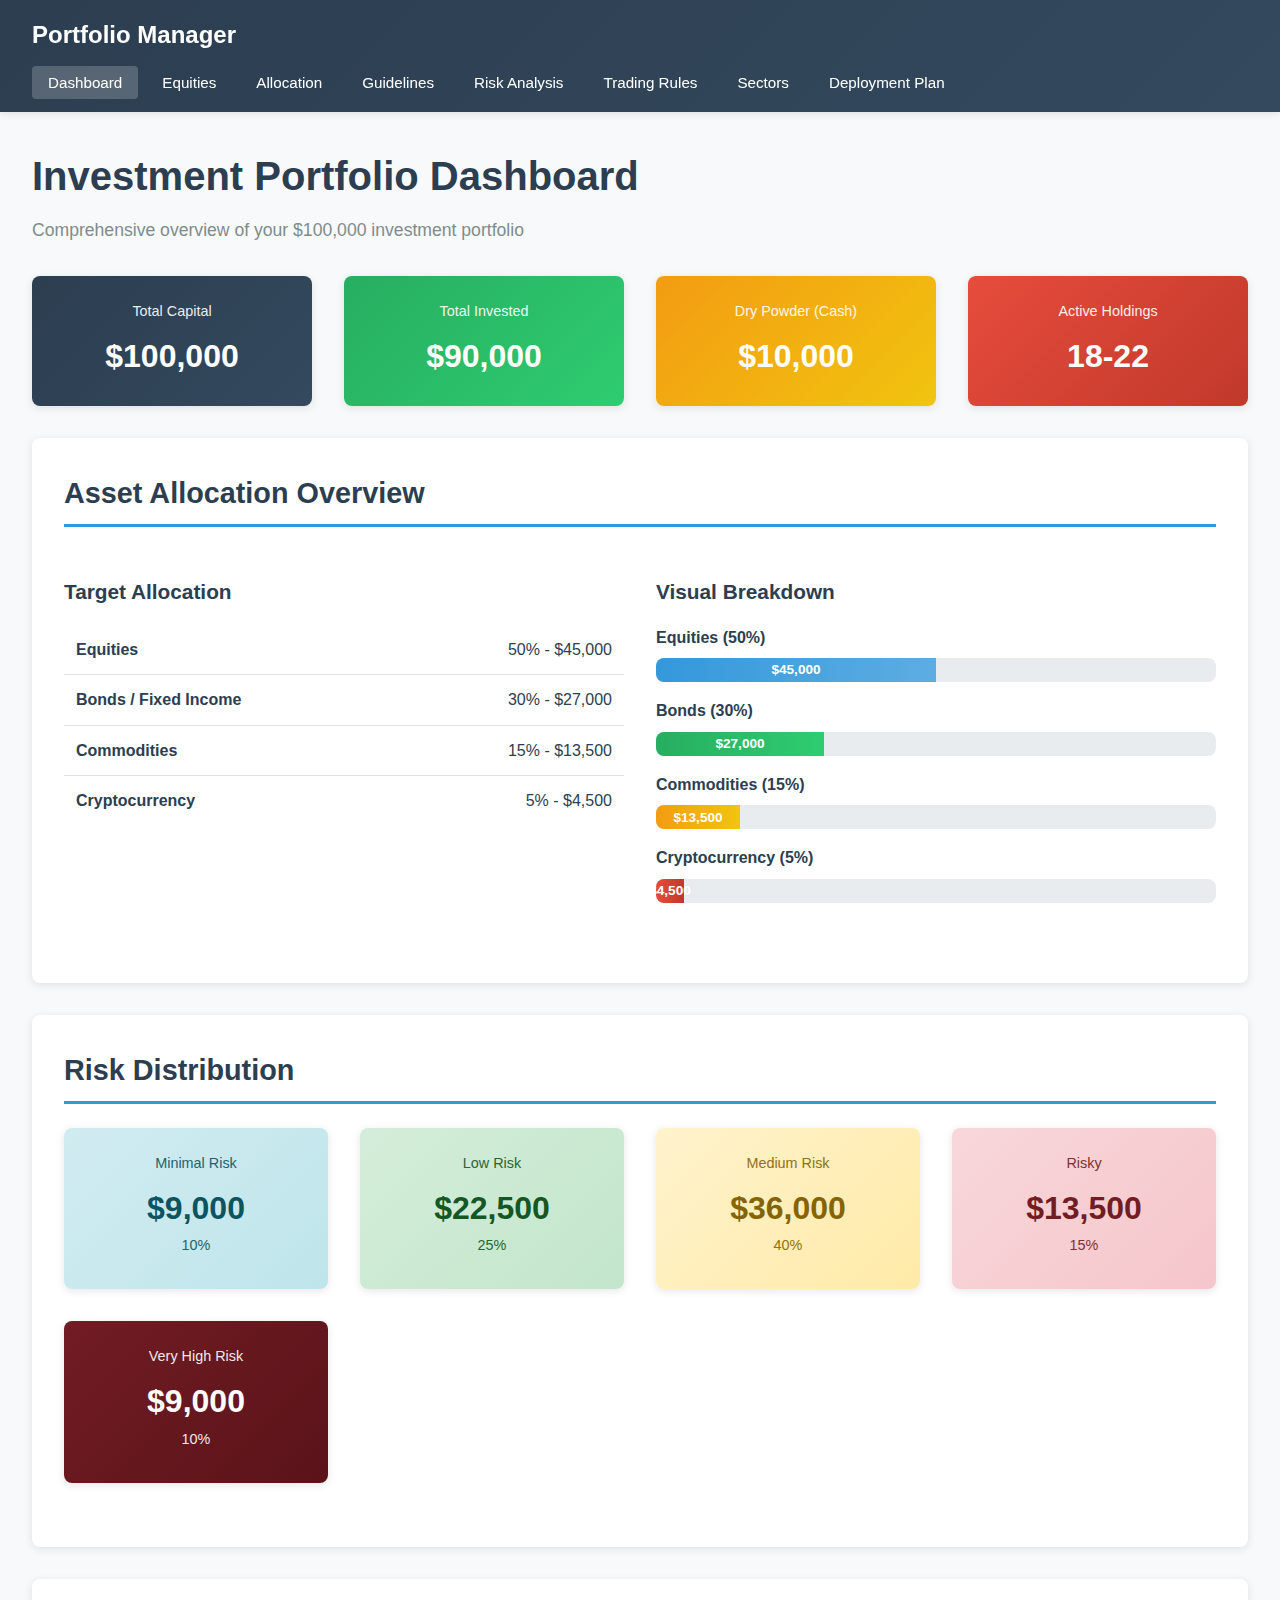
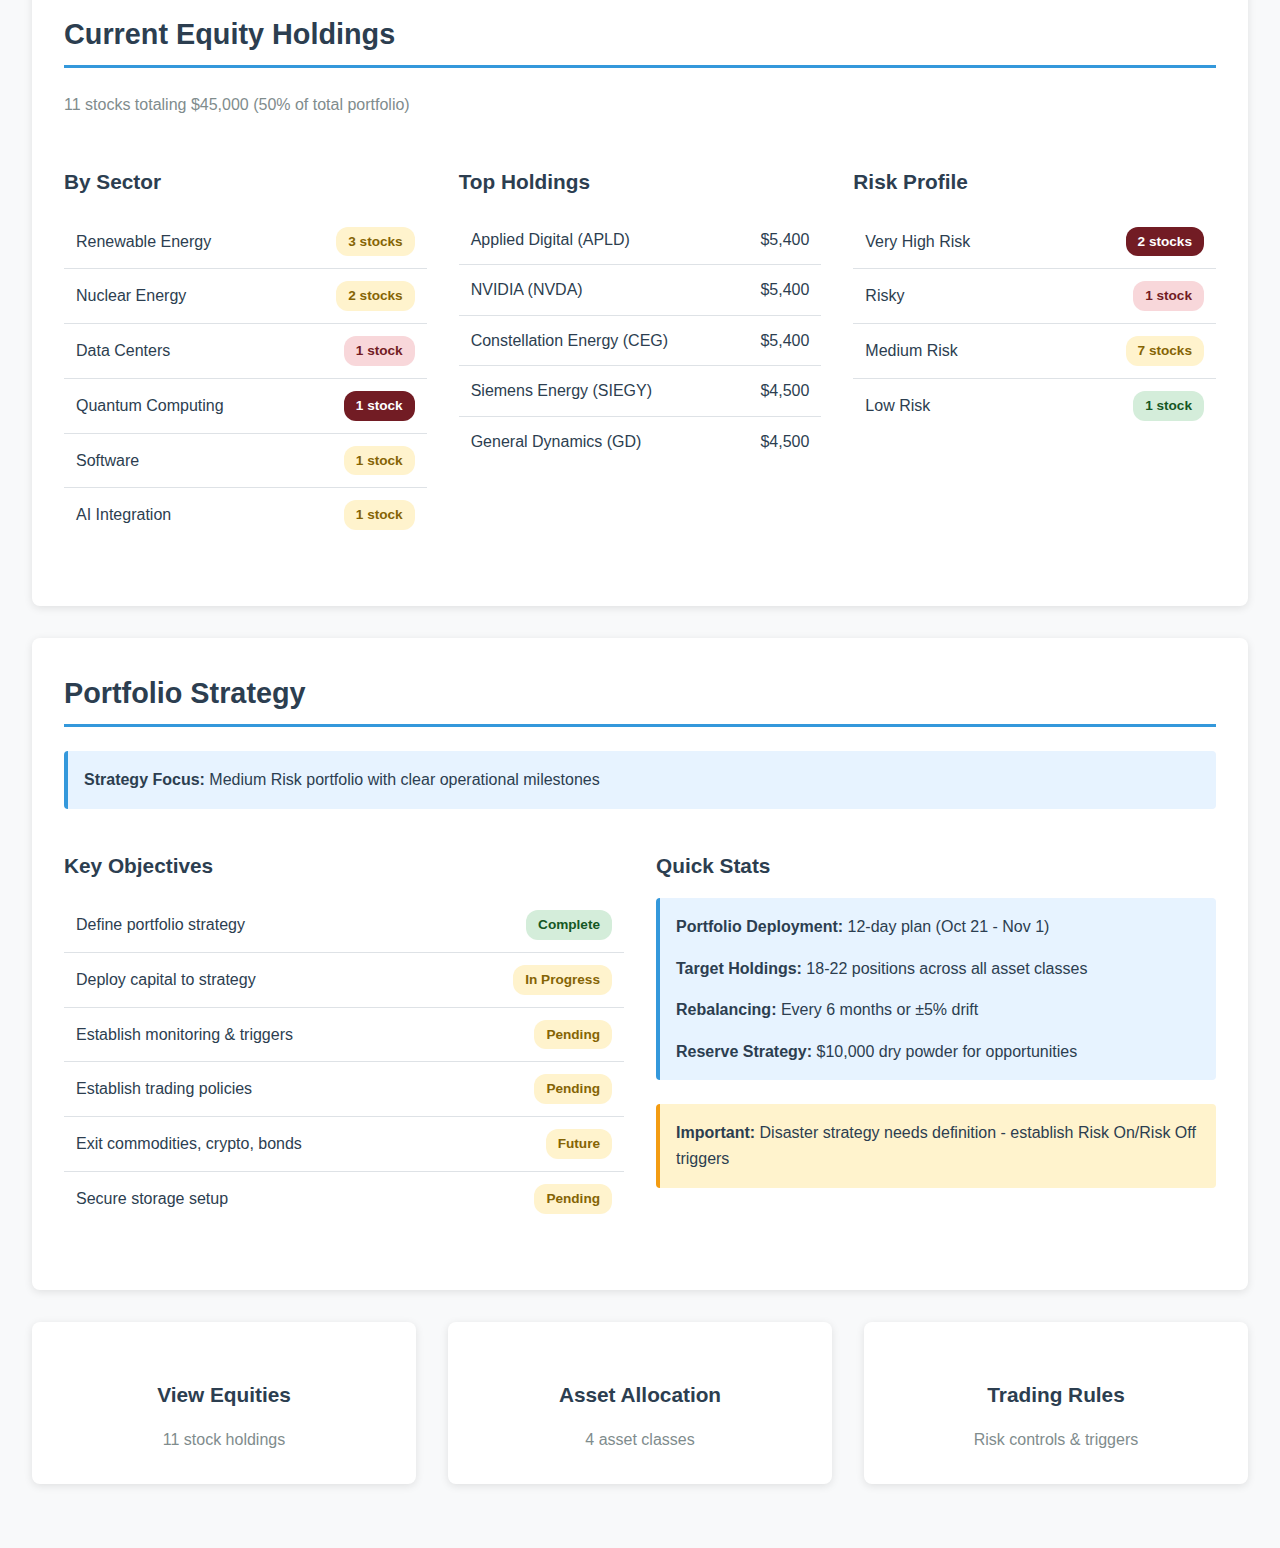
<file: portfolio-website/index.html>
<!DOCTYPE html>
<html lang="en">
<head>
    <meta charset="UTF-8">
    <meta name="viewport" content="width=device-width, initial-scale=1.0">
    <title>Investment Portfolio Dashboard</title>
    <link rel="stylesheet" href="styles.css">
</head>
<body>
    <nav>
        <div class="nav-container">
            <a href="index.html" class="nav-brand">Portfolio Manager</a>
            <ul class="nav-links">
                <li><a href="index.html" class="active">Dashboard</a></li>
                <li><a href="equities.html">Equities</a></li>
                <li><a href="allocation.html">Allocation</a></li>
                <li><a href="guidelines.html">Guidelines</a></li>
                <li><a href="risk.html">Risk Analysis</a></li>
                <li><a href="rules.html">Trading Rules</a></li>
                <li><a href="sectors.html">Sectors</a></li>
                <li><a href="deployment.html">Deployment Plan</a></li>
            </ul>
        </div>
    </nav>

    <div class="container">
        <div class="page-header">
            <h1>Investment Portfolio Dashboard</h1>
            <p>Comprehensive overview of your $100,000 investment portfolio</p>
        </div>

        <!-- Portfolio Summary -->
        <div class="grid grid-4">
            <div class="stat-box primary">
                <div class="stat-label">Total Capital</div>
                <div class="stat-value">$100,000</div>
            </div>
            <div class="stat-box success">
                <div class="stat-label">Total Invested</div>
                <div class="stat-value">$90,000</div>
            </div>
            <div class="stat-box warning">
                <div class="stat-label">Dry Powder (Cash)</div>
                <div class="stat-value">$10,000</div>
            </div>
            <div class="stat-box accent">
                <div class="stat-label">Active Holdings</div>
                <div class="stat-value">18-22</div>
            </div>
        </div>

        <!-- Asset Allocation Overview -->
        <div class="card">
            <h2>Asset Allocation Overview</h2>
            <div class="grid grid-2">
                <div>
                    <h3>Target Allocation</h3>
                    <div class="styled-list">
                        <li>
                            <span><strong>Equities</strong></span>
                            <span>50% - $45,000</span>
                        </li>
                        <li>
                            <span><strong>Bonds / Fixed Income</strong></span>
                            <span>30% - $27,000</span>
                        </li>
                        <li>
                            <span><strong>Commodities</strong></span>
                            <span>15% - $13,500</span>
                        </li>
                        <li>
                            <span><strong>Cryptocurrency</strong></span>
                            <span>5% - $4,500</span>
                        </li>
                    </div>
                </div>
                <div>
                    <h3>Visual Breakdown</h3>
                    <div style="margin-top: 1rem;">
                        <div class="mb-2">
                            <strong>Equities (50%)</strong>
                            <div class="progress-bar">
                                <div class="progress-fill" style="width: 50%; background: linear-gradient(90deg, #3498db, #5dade2);">$45,000</div>
                            </div>
                        </div>
                        <div class="mb-2">
                            <strong>Bonds (30%)</strong>
                            <div class="progress-bar">
                                <div class="progress-fill" style="width: 30%; background: linear-gradient(90deg, #27ae60, #2ecc71);">$27,000</div>
                            </div>
                        </div>
                        <div class="mb-2">
                            <strong>Commodities (15%)</strong>
                            <div class="progress-bar">
                                <div class="progress-fill" style="width: 15%; background: linear-gradient(90deg, #f39c12, #f1c40f);">$13,500</div>
                            </div>
                        </div>
                        <div class="mb-2">
                            <strong>Cryptocurrency (5%)</strong>
                            <div class="progress-bar">
                                <div class="progress-fill" style="width: 5%; background: linear-gradient(90deg, #e74c3c, #c0392b);">$4,500</div>
                            </div>
                        </div>
                    </div>
                </div>
            </div>
        </div>

        <!-- Risk Distribution -->
        <div class="card">
            <h2>Risk Distribution</h2>
            <div class="grid grid-3">
                <div class="stat-box" style="background: linear-gradient(135deg, #d1ecf1, #bee5eb);">
                    <div class="stat-label" style="color: #0c5460;">Minimal Risk</div>
                    <div class="stat-value" style="color: #0c5460;">$9,000</div>
                    <div class="stat-label" style="color: #0c5460;">10%</div>
                </div>
                <div class="stat-box" style="background: linear-gradient(135deg, #d4edda, #c3e6cb);">
                    <div class="stat-label" style="color: #155724;">Low Risk</div>
                    <div class="stat-value" style="color: #155724;">$22,500</div>
                    <div class="stat-label" style="color: #155724;">25%</div>
                </div>
                <div class="stat-box" style="background: linear-gradient(135deg, #fff3cd, #ffeaa7);">
                    <div class="stat-label" style="color: #856404;">Medium Risk</div>
                    <div class="stat-value" style="color: #856404;">$36,000</div>
                    <div class="stat-label" style="color: #856404;">40%</div>
                </div>
                <div class="stat-box" style="background: linear-gradient(135deg, #f8d7da, #f5c6cb);">
                    <div class="stat-label" style="color: #721c24;">Risky</div>
                    <div class="stat-value" style="color: #721c24;">$13,500</div>
                    <div class="stat-label" style="color: #721c24;">15%</div>
                </div>
                <div class="stat-box" style="background: linear-gradient(135deg, #721c24, #5a1319);">
                    <div class="stat-label">Very High Risk</div>
                    <div class="stat-value">$9,000</div>
                    <div class="stat-label">10%</div>
                </div>
            </div>
        </div>

        <!-- Current Equity Holdings Summary -->
        <div class="card">
            <h2>Current Equity Holdings</h2>
            <p class="text-muted mb-3">11 stocks totaling $45,000 (50% of total portfolio)</p>
            <div class="grid grid-3">
                <div>
                    <h3>By Sector</h3>
                    <ul class="styled-list">
                        <li><span>Renewable Energy</span><span class="badge medium-risk">3 stocks</span></li>
                        <li><span>Nuclear Energy</span><span class="badge medium-risk">2 stocks</span></li>
                        <li><span>Data Centers</span><span class="badge risky">1 stock</span></li>
                        <li><span>Quantum Computing</span><span class="badge very-high-risk">1 stock</span></li>
                        <li><span>Software</span><span class="badge medium-risk">1 stock</span></li>
                        <li><span>AI Integration</span><span class="badge medium-risk">1 stock</span></li>
                    </ul>
                </div>
                <div>
                    <h3>Top Holdings</h3>
                    <ul class="styled-list">
                        <li><span>Applied Digital (APLD)</span><span>$5,400</span></li>
                        <li><span>NVIDIA (NVDA)</span><span>$5,400</span></li>
                        <li><span>Constellation Energy (CEG)</span><span>$5,400</span></li>
                        <li><span>Siemens Energy (SIEGY)</span><span>$4,500</span></li>
                        <li><span>General Dynamics (GD)</span><span>$4,500</span></li>
                    </ul>
                </div>
                <div>
                    <h3>Risk Profile</h3>
                    <ul class="styled-list">
                        <li><span>Very High Risk</span><span class="badge very-high-risk">2 stocks</span></li>
                        <li><span>Risky</span><span class="badge risky">1 stock</span></li>
                        <li><span>Medium Risk</span><span class="badge medium-risk">7 stocks</span></li>
                        <li><span>Low Risk</span><span class="badge low-risk">1 stock</span></li>
                    </ul>
                </div>
            </div>
        </div>

        <!-- Portfolio Strategy -->
        <div class="card">
            <h2>Portfolio Strategy</h2>
            <div class="info-box">
                <strong>Strategy Focus:</strong> Medium Risk portfolio with clear operational milestones
            </div>
            <div class="grid grid-2">
                <div>
                    <h3>Key Objectives</h3>
                    <ul class="styled-list">
                        <li>
                            <span>Define portfolio strategy</span>
                            <span class="badge completed">Complete</span>
                        </li>
                        <li>
                            <span>Deploy capital to strategy</span>
                            <span class="badge pending">In Progress</span>
                        </li>
                        <li>
                            <span>Establish monitoring & triggers</span>
                            <span class="badge pending">Pending</span>
                        </li>
                        <li>
                            <span>Establish trading policies</span>
                            <span class="badge pending">Pending</span>
                        </li>
                        <li>
                            <span>Exit commodities, crypto, bonds</span>
                            <span class="badge pending">Future</span>
                        </li>
                        <li>
                            <span>Secure storage setup</span>
                            <span class="badge pending">Pending</span>
                        </li>
                    </ul>
                </div>
                <div>
                    <h3>Quick Stats</h3>
                    <div class="info-box">
                        <p><strong>Portfolio Deployment:</strong> 12-day plan (Oct 21 - Nov 1)</p>
                        <p class="mt-2"><strong>Target Holdings:</strong> 18-22 positions across all asset classes</p>
                        <p class="mt-2"><strong>Rebalancing:</strong> Every 6 months or ±5% drift</p>
                        <p class="mt-2"><strong>Reserve Strategy:</strong> $10,000 dry powder for opportunities</p>
                    </div>
                    <div class="warning-box mt-3">
                        <strong>Important:</strong> Disaster strategy needs definition - establish Risk On/Risk Off triggers
                    </div>
                </div>
            </div>
        </div>

        <!-- Quick Links -->
        <div class="grid grid-3">
            <a href="equities.html" style="text-decoration: none;">
                <div class="card" style="cursor: pointer; text-align: center;">
                    <h3>View Equities</h3>
                    <p class="text-muted">11 stock holdings</p>
                </div>
            </a>
            <a href="allocation.html" style="text-decoration: none;">
                <div class="card" style="cursor: pointer; text-align: center;">
                    <h3>Asset Allocation</h3>
                    <p class="text-muted">4 asset classes</p>
                </div>
            </a>
            <a href="rules.html" style="text-decoration: none;">
                <div class="card" style="cursor: pointer; text-align: center;">
                    <h3>Trading Rules</h3>
                    <p class="text-muted">Risk controls & triggers</p>
                </div>
            </a>
        </div>
    </div>
</body>
</html>
</file>
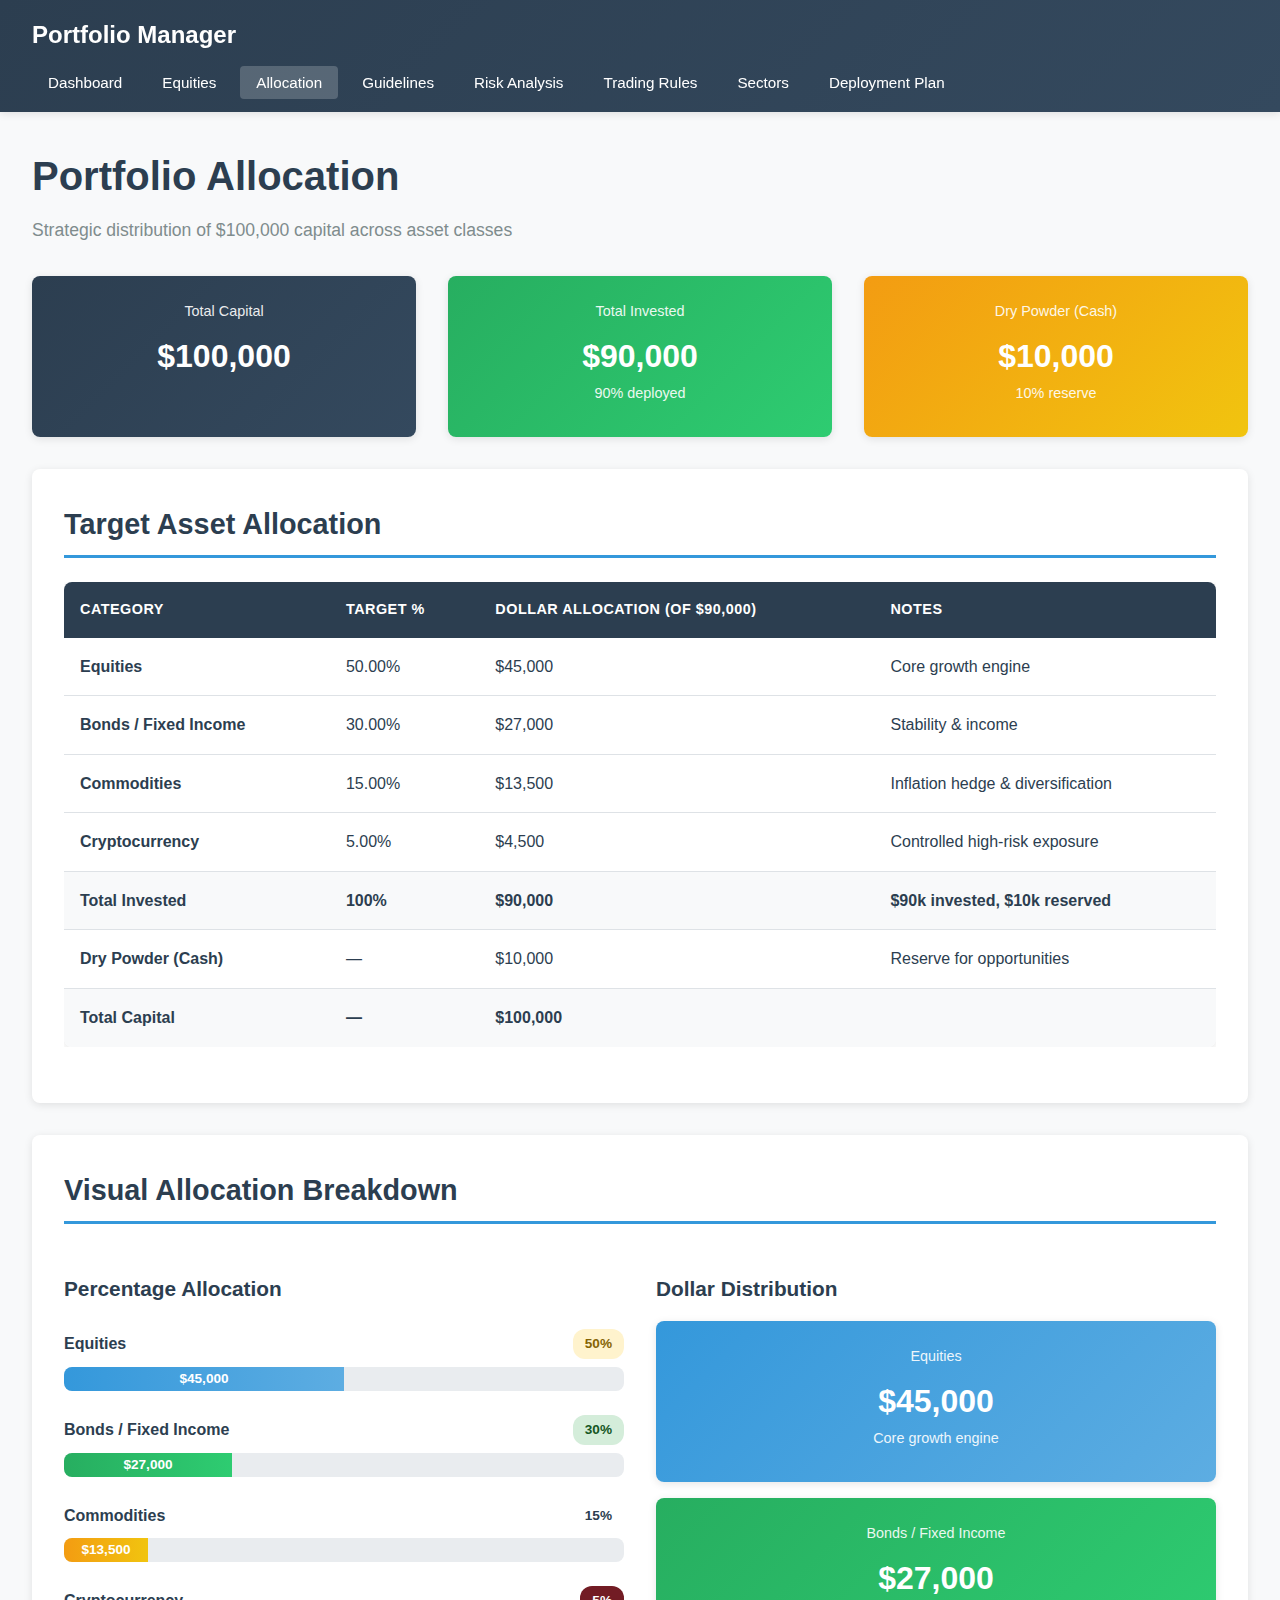
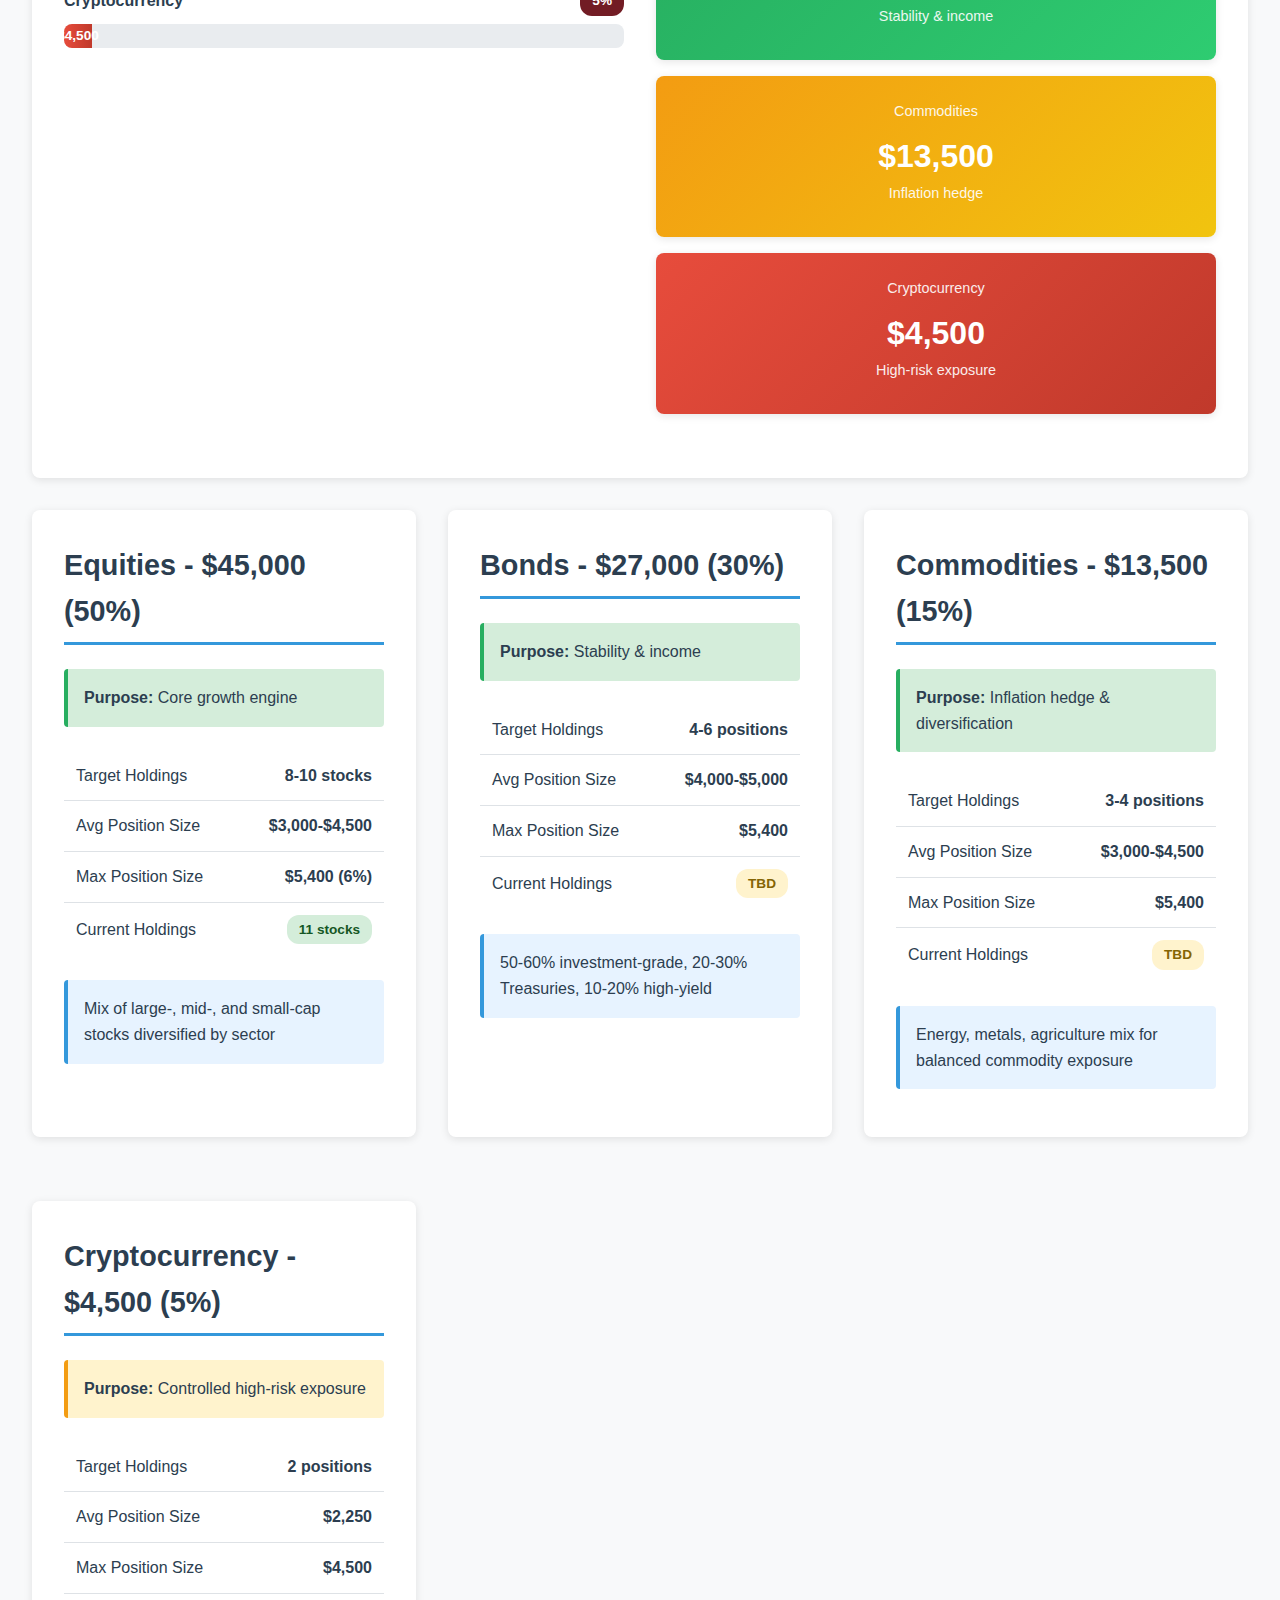
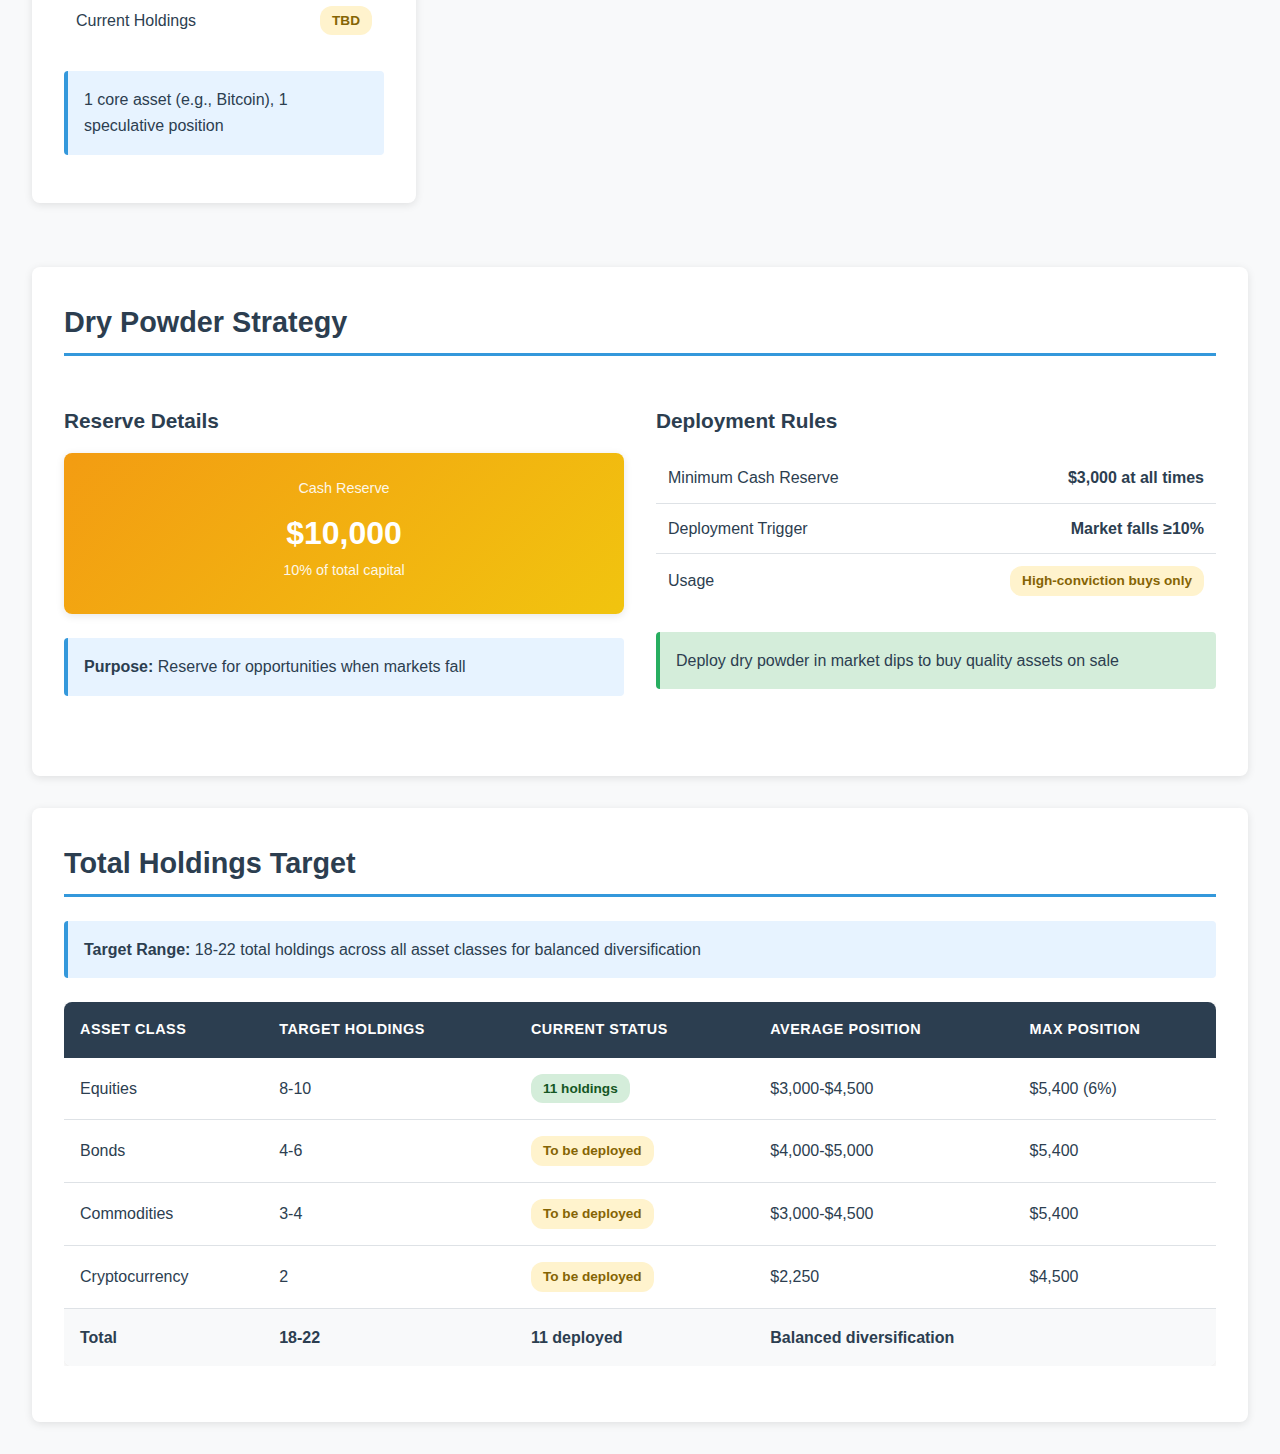
<file: portfolio-website/allocation.html>
<!DOCTYPE html>
<html lang="en">
<head>
    <meta charset="UTF-8">
    <meta name="viewport" content="width=device-width, initial-scale=1.0">
    <title>Portfolio Allocation - Portfolio Manager</title>
    <link rel="stylesheet" href="styles.css">
</head>
<body>
    <nav>
        <div class="nav-container">
            <a href="index.html" class="nav-brand">Portfolio Manager</a>
            <ul class="nav-links">
                <li><a href="index.html">Dashboard</a></li>
                <li><a href="equities.html">Equities</a></li>
                <li><a href="allocation.html" class="active">Allocation</a></li>
                <li><a href="guidelines.html">Guidelines</a></li>
                <li><a href="risk.html">Risk Analysis</a></li>
                <li><a href="rules.html">Trading Rules</a></li>
                <li><a href="sectors.html">Sectors</a></li>
                <li><a href="deployment.html">Deployment Plan</a></li>
            </ul>
        </div>
    </nav>

    <div class="container">
        <div class="page-header">
            <h1>Portfolio Allocation</h1>
            <p>Strategic distribution of $100,000 capital across asset classes</p>
        </div>

        <!-- Capital Overview -->
        <div class="grid grid-3">
            <div class="stat-box primary">
                <div class="stat-label">Total Capital</div>
                <div class="stat-value">$100,000</div>
            </div>
            <div class="stat-box success">
                <div class="stat-label">Total Invested</div>
                <div class="stat-value">$90,000</div>
                <div class="stat-label">90% deployed</div>
            </div>
            <div class="stat-box warning">
                <div class="stat-label">Dry Powder (Cash)</div>
                <div class="stat-value">$10,000</div>
                <div class="stat-label">10% reserve</div>
            </div>
        </div>

        <!-- Target Allocation Table -->
        <div class="card">
            <h2>Target Asset Allocation</h2>
            <div class="table-container">
                <table>
                    <thead>
                        <tr>
                            <th>Category</th>
                            <th>Target %</th>
                            <th>Dollar Allocation (of $90,000)</th>
                            <th>Notes</th>
                        </tr>
                    </thead>
                    <tbody>
                        <tr>
                            <td><strong>Equities</strong></td>
                            <td>50.00%</td>
                            <td>$45,000</td>
                            <td>Core growth engine</td>
                        </tr>
                        <tr>
                            <td><strong>Bonds / Fixed Income</strong></td>
                            <td>30.00%</td>
                            <td>$27,000</td>
                            <td>Stability & income</td>
                        </tr>
                        <tr>
                            <td><strong>Commodities</strong></td>
                            <td>15.00%</td>
                            <td>$13,500</td>
                            <td>Inflation hedge & diversification</td>
                        </tr>
                        <tr>
                            <td><strong>Cryptocurrency</strong></td>
                            <td>5.00%</td>
                            <td>$4,500</td>
                            <td>Controlled high-risk exposure</td>
                        </tr>
                        <tr class="table-footer">
                            <td><strong>Total Invested</strong></td>
                            <td><strong>100%</strong></td>
                            <td><strong>$90,000</strong></td>
                            <td>$90k invested, $10k reserved</td>
                        </tr>
                        <tr>
                            <td><strong>Dry Powder (Cash)</strong></td>
                            <td>—</td>
                            <td>$10,000</td>
                            <td>Reserve for opportunities</td>
                        </tr>
                        <tr class="table-footer">
                            <td><strong>Total Capital</strong></td>
                            <td><strong>—</strong></td>
                            <td><strong>$100,000</strong></td>
                            <td></td>
                        </tr>
                    </tbody>
                </table>
            </div>
        </div>

        <!-- Visual Allocation Breakdown -->
        <div class="card">
            <h2>Visual Allocation Breakdown</h2>
            <div class="grid grid-2">
                <div>
                    <h3>Percentage Allocation</h3>
                    <div style="margin-top: 1.5rem;">
                        <div class="mb-3">
                            <div style="display: flex; justify-content: space-between; align-items: center; margin-bottom: 0.5rem;">
                                <strong>Equities</strong>
                                <span class="badge medium-risk">50%</span>
                            </div>
                            <div class="progress-bar">
                                <div class="progress-fill" style="width: 50%; background: linear-gradient(90deg, #3498db, #5dade2);">$45,000</div>
                            </div>
                        </div>
                        <div class="mb-3">
                            <div style="display: flex; justify-content: space-between; align-items: center; margin-bottom: 0.5rem;">
                                <strong>Bonds / Fixed Income</strong>
                                <span class="badge low-risk">30%</span>
                            </div>
                            <div class="progress-bar">
                                <div class="progress-fill" style="width: 30%; background: linear-gradient(90deg, #27ae60, #2ecc71);">$27,000</div>
                            </div>
                        </div>
                        <div class="mb-3">
                            <div style="display: flex; justify-content: space-between; align-items: center; margin-bottom: 0.5rem;">
                                <strong>Commodities</strong>
                                <span class="badge warning">15%</span>
                            </div>
                            <div class="progress-bar">
                                <div class="progress-fill" style="width: 15%; background: linear-gradient(90deg, #f39c12, #f1c40f);">$13,500</div>
                            </div>
                        </div>
                        <div class="mb-3">
                            <div style="display: flex; justify-content: space-between; align-items: center; margin-bottom: 0.5rem;">
                                <strong>Cryptocurrency</strong>
                                <span class="badge very-high-risk">5%</span>
                            </div>
                            <div class="progress-bar">
                                <div class="progress-fill" style="width: 5%; background: linear-gradient(90deg, #e74c3c, #c0392b);">$4,500</div>
                            </div>
                        </div>
                    </div>
                </div>
                <div>
                    <h3>Dollar Distribution</h3>
                    <div class="stat-box" style="background: linear-gradient(135deg, #3498db, #5dade2); margin-bottom: 1rem;">
                        <div class="stat-label">Equities</div>
                        <div class="stat-value">$45,000</div>
                        <div class="stat-label">Core growth engine</div>
                    </div>
                    <div class="stat-box" style="background: linear-gradient(135deg, #27ae60, #2ecc71); margin-bottom: 1rem;">
                        <div class="stat-label">Bonds / Fixed Income</div>
                        <div class="stat-value">$27,000</div>
                        <div class="stat-label">Stability & income</div>
                    </div>
                    <div class="stat-box" style="background: linear-gradient(135deg, #f39c12, #f1c40f); margin-bottom: 1rem;">
                        <div class="stat-label">Commodities</div>
                        <div class="stat-value">$13,500</div>
                        <div class="stat-label">Inflation hedge</div>
                    </div>
                    <div class="stat-box" style="background: linear-gradient(135deg, #e74c3c, #c0392b);">
                        <div class="stat-label">Cryptocurrency</div>
                        <div class="stat-value">$4,500</div>
                        <div class="stat-label">High-risk exposure</div>
                    </div>
                </div>
            </div>
        </div>

        <!-- Asset Class Details -->
        <div class="grid grid-2">
            <div class="card">
                <h2>Equities - $45,000 (50%)</h2>
                <div class="success-box">
                    <strong>Purpose:</strong> Core growth engine
                </div>
                <ul class="styled-list mt-3">
                    <li><span>Target Holdings</span><span class="fw-bold">8-10 stocks</span></li>
                    <li><span>Avg Position Size</span><span class="fw-bold">$3,000-$4,500</span></li>
                    <li><span>Max Position Size</span><span class="fw-bold">$5,400 (6%)</span></li>
                    <li><span>Current Holdings</span><span class="badge completed">11 stocks</span></li>
                </ul>
                <div class="info-box mt-3">
                    Mix of large-, mid-, and small-cap stocks diversified by sector
                </div>
            </div>

            <div class="card">
                <h2>Bonds - $27,000 (30%)</h2>
                <div class="success-box">
                    <strong>Purpose:</strong> Stability & income
                </div>
                <ul class="styled-list mt-3">
                    <li><span>Target Holdings</span><span class="fw-bold">4-6 positions</span></li>
                    <li><span>Avg Position Size</span><span class="fw-bold">$4,000-$5,000</span></li>
                    <li><span>Max Position Size</span><span class="fw-bold">$5,400</span></li>
                    <li><span>Current Holdings</span><span class="badge pending">TBD</span></li>
                </ul>
                <div class="info-box mt-3">
                    50-60% investment-grade, 20-30% Treasuries, 10-20% high-yield
                </div>
            </div>

            <div class="card">
                <h2>Commodities - $13,500 (15%)</h2>
                <div class="success-box">
                    <strong>Purpose:</strong> Inflation hedge & diversification
                </div>
                <ul class="styled-list mt-3">
                    <li><span>Target Holdings</span><span class="fw-bold">3-4 positions</span></li>
                    <li><span>Avg Position Size</span><span class="fw-bold">$3,000-$4,500</span></li>
                    <li><span>Max Position Size</span><span class="fw-bold">$5,400</span></li>
                    <li><span>Current Holdings</span><span class="badge pending">TBD</span></li>
                </ul>
                <div class="info-box mt-3">
                    Energy, metals, agriculture mix for balanced commodity exposure
                </div>
            </div>

            <div class="card">
                <h2>Cryptocurrency - $4,500 (5%)</h2>
                <div class="warning-box">
                    <strong>Purpose:</strong> Controlled high-risk exposure
                </div>
                <ul class="styled-list mt-3">
                    <li><span>Target Holdings</span><span class="fw-bold">2 positions</span></li>
                    <li><span>Avg Position Size</span><span class="fw-bold">$2,250</span></li>
                    <li><span>Max Position Size</span><span class="fw-bold">$4,500</span></li>
                    <li><span>Current Holdings</span><span class="badge pending">TBD</span></li>
                </ul>
                <div class="info-box mt-3">
                    1 core asset (e.g., Bitcoin), 1 speculative position
                </div>
            </div>
        </div>

        <!-- Dry Powder Strategy -->
        <div class="card">
            <h2>Dry Powder Strategy</h2>
            <div class="grid grid-2">
                <div>
                    <h3>Reserve Details</h3>
                    <div class="stat-box warning">
                        <div class="stat-label">Cash Reserve</div>
                        <div class="stat-value">$10,000</div>
                        <div class="stat-label">10% of total capital</div>
                    </div>
                    <div class="info-box mt-3">
                        <strong>Purpose:</strong> Reserve for opportunities when markets fall
                    </div>
                </div>
                <div>
                    <h3>Deployment Rules</h3>
                    <ul class="styled-list">
                        <li>
                            <span>Minimum Cash Reserve</span>
                            <span class="fw-bold">$3,000 at all times</span>
                        </li>
                        <li>
                            <span>Deployment Trigger</span>
                            <span class="fw-bold">Market falls ≥10%</span>
                        </li>
                        <li>
                            <span>Usage</span>
                            <span class="badge medium-risk">High-conviction buys only</span>
                        </li>
                    </ul>
                    <div class="success-box mt-3">
                        Deploy dry powder in market dips to buy quality assets on sale
                    </div>
                </div>
            </div>
        </div>

        <!-- Total Holdings Target -->
        <div class="card">
            <h2>Total Holdings Target</h2>
            <div class="info-box">
                <strong>Target Range:</strong> 18-22 total holdings across all asset classes for balanced diversification
            </div>
            <div class="table-container mt-3">
                <table>
                    <thead>
                        <tr>
                            <th>Asset Class</th>
                            <th>Target Holdings</th>
                            <th>Current Status</th>
                            <th>Average Position</th>
                            <th>Max Position</th>
                        </tr>
                    </thead>
                    <tbody>
                        <tr>
                            <td>Equities</td>
                            <td>8-10</td>
                            <td><span class="badge completed">11 holdings</span></td>
                            <td>$3,000-$4,500</td>
                            <td>$5,400 (6%)</td>
                        </tr>
                        <tr>
                            <td>Bonds</td>
                            <td>4-6</td>
                            <td><span class="badge pending">To be deployed</span></td>
                            <td>$4,000-$5,000</td>
                            <td>$5,400</td>
                        </tr>
                        <tr>
                            <td>Commodities</td>
                            <td>3-4</td>
                            <td><span class="badge pending">To be deployed</span></td>
                            <td>$3,000-$4,500</td>
                            <td>$5,400</td>
                        </tr>
                        <tr>
                            <td>Cryptocurrency</td>
                            <td>2</td>
                            <td><span class="badge pending">To be deployed</span></td>
                            <td>$2,250</td>
                            <td>$4,500</td>
                        </tr>
                        <tr class="table-footer">
                            <td><strong>Total</strong></td>
                            <td><strong>18-22</strong></td>
                            <td><strong>11 deployed</strong></td>
                            <td colspan="2"><strong>Balanced diversification</strong></td>
                        </tr>
                    </tbody>
                </table>
            </div>
        </div>
    </div>
</body>
</html>
</file>
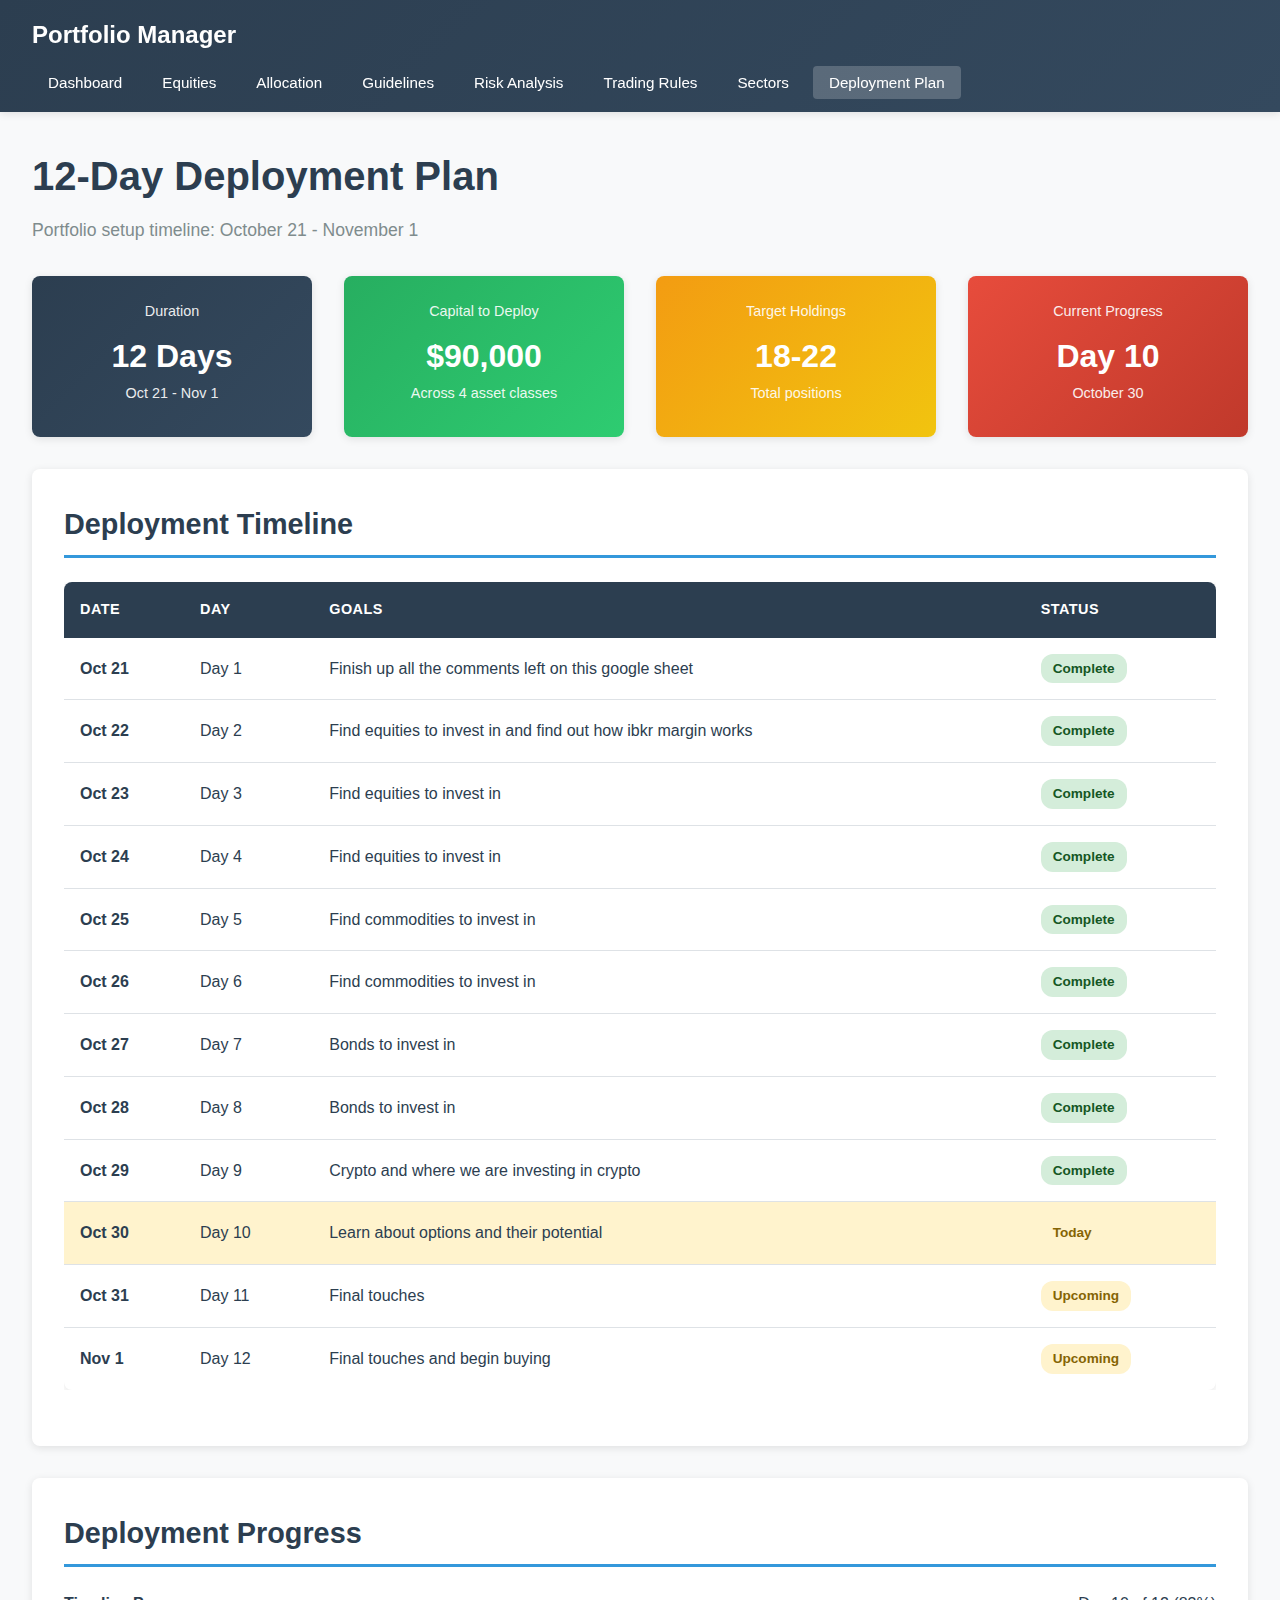
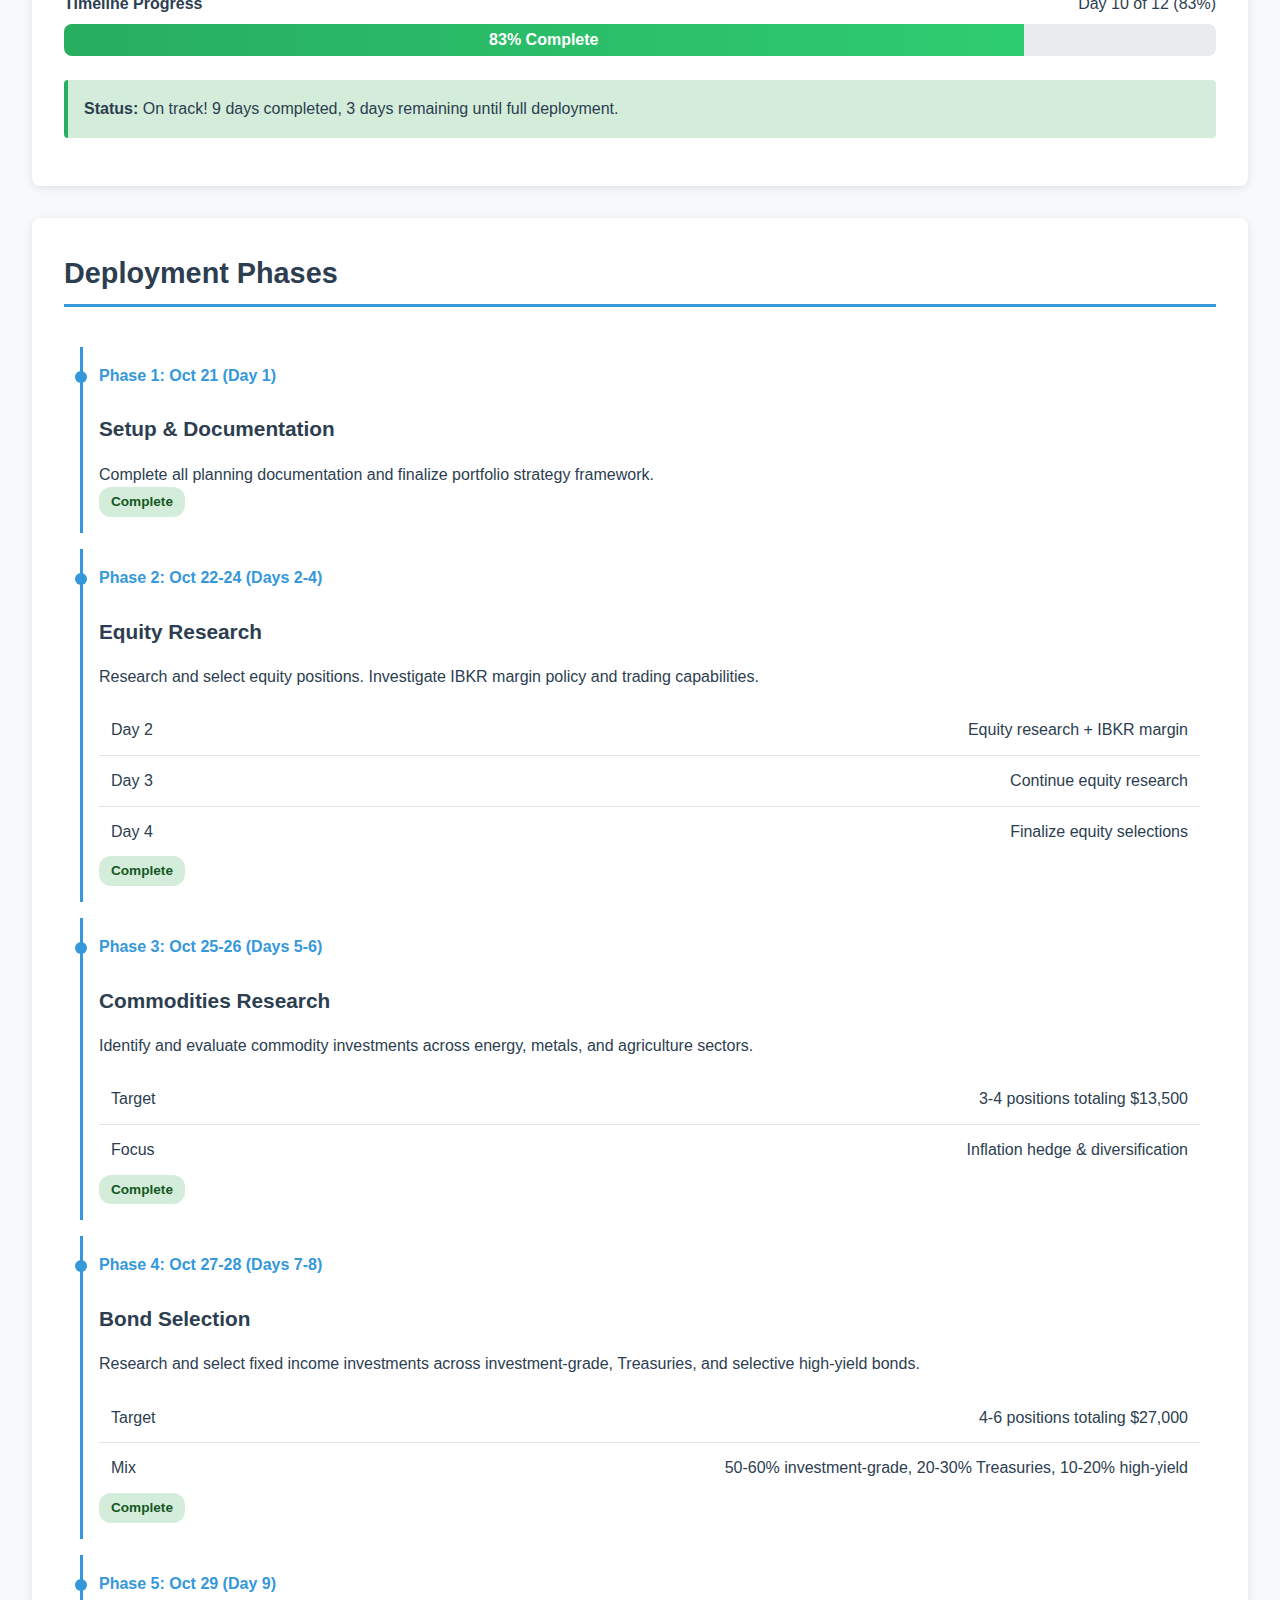
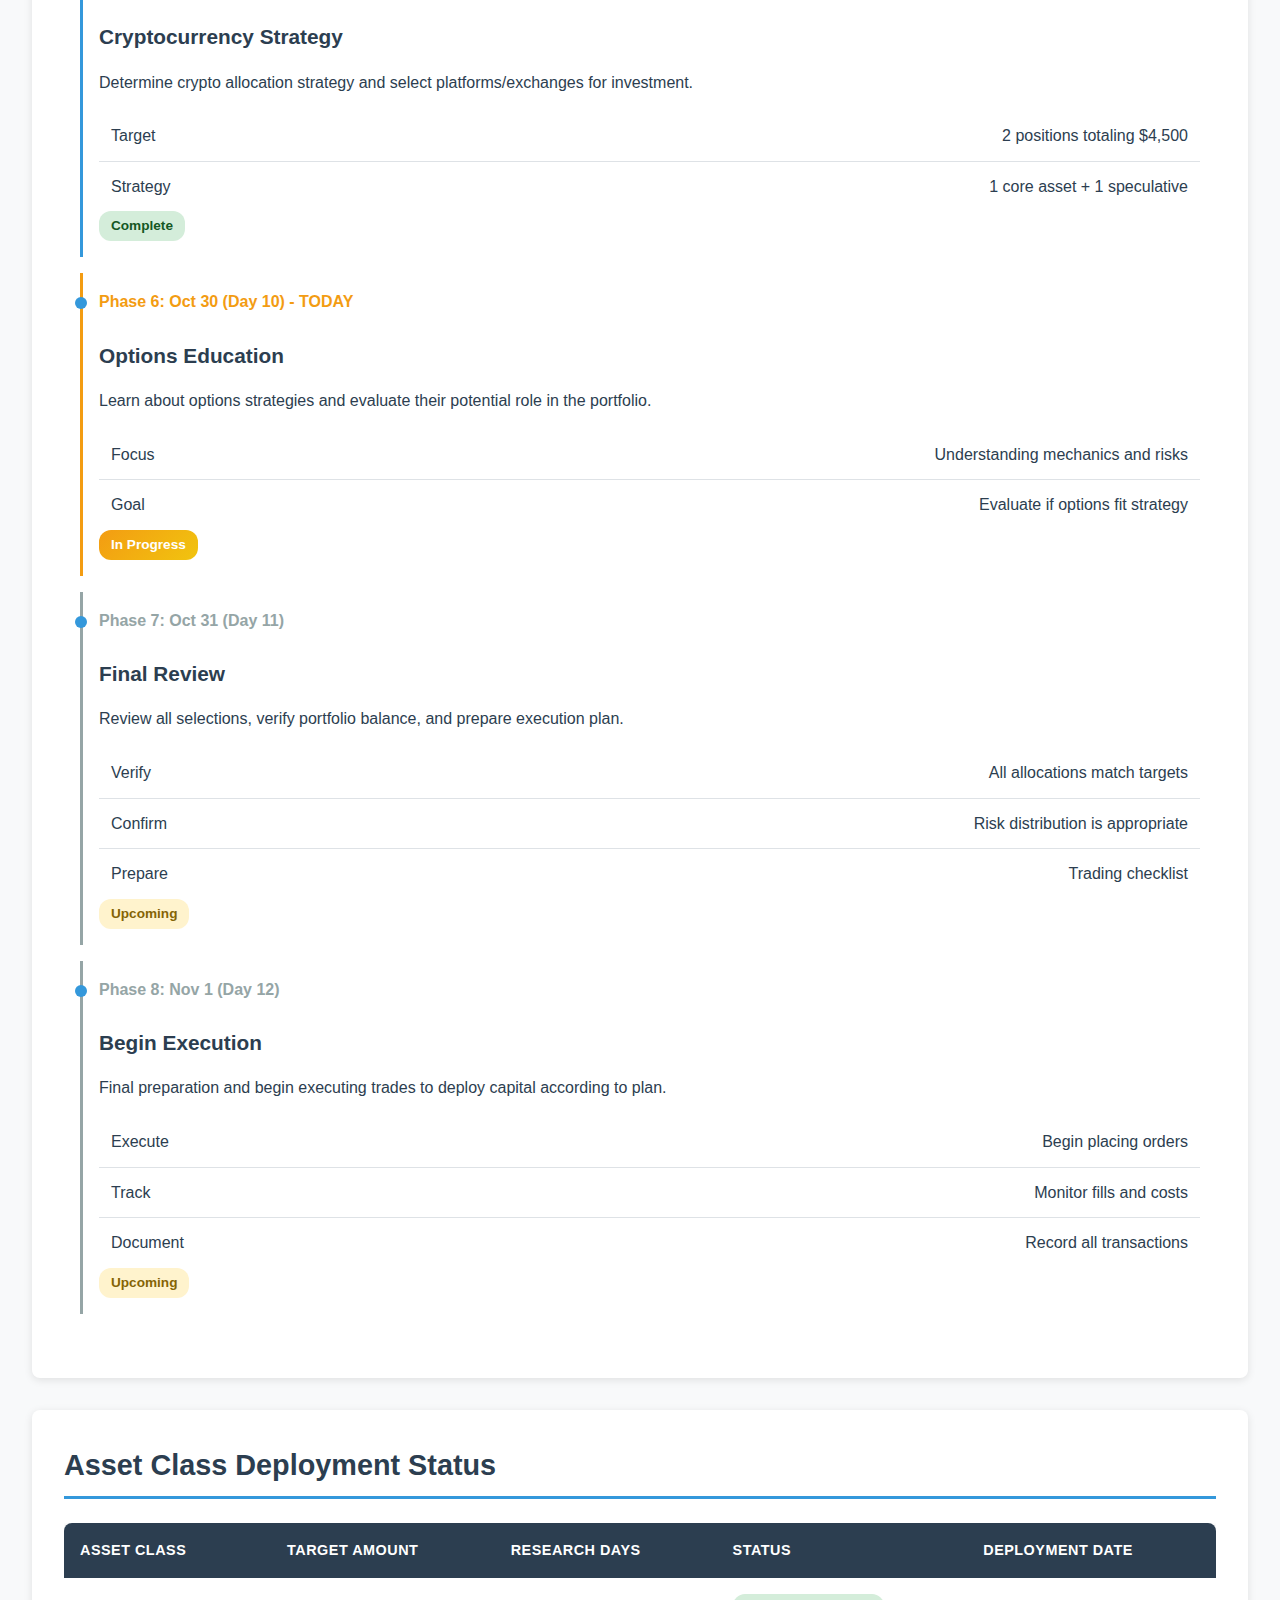
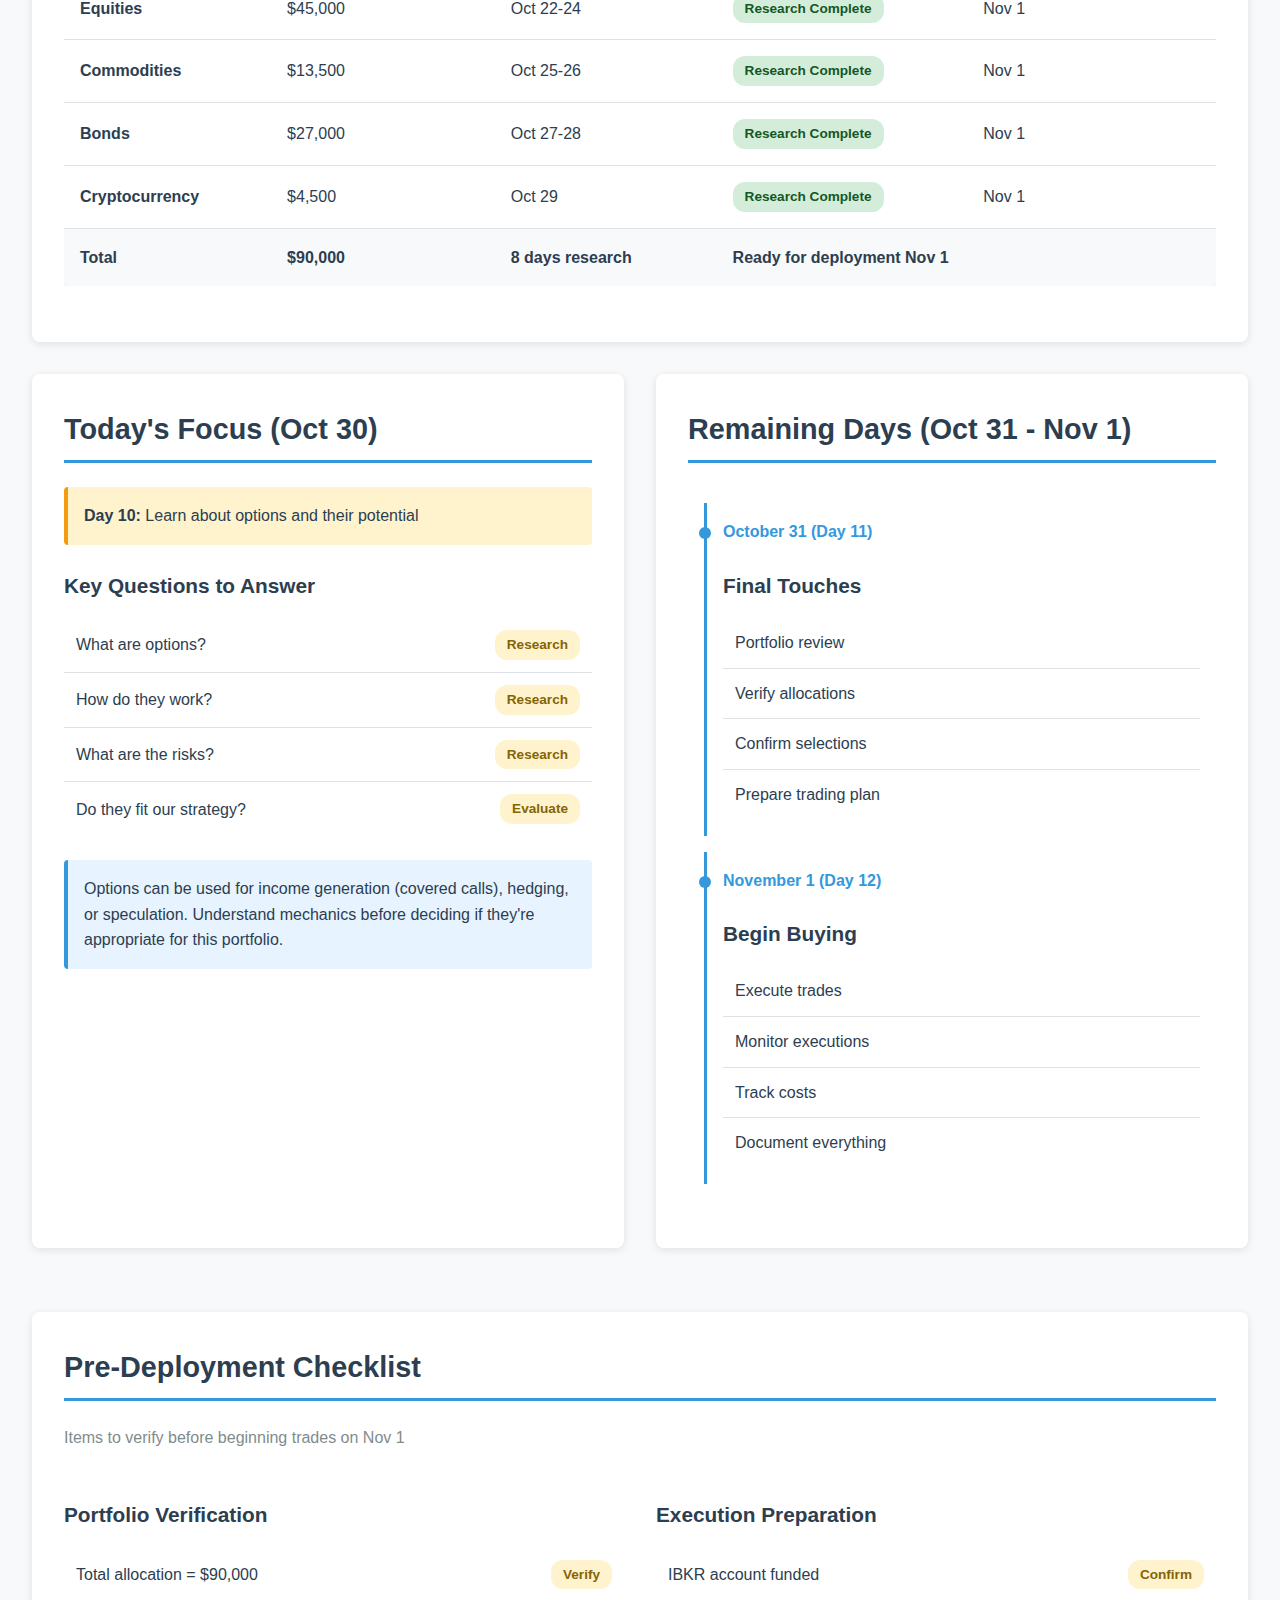
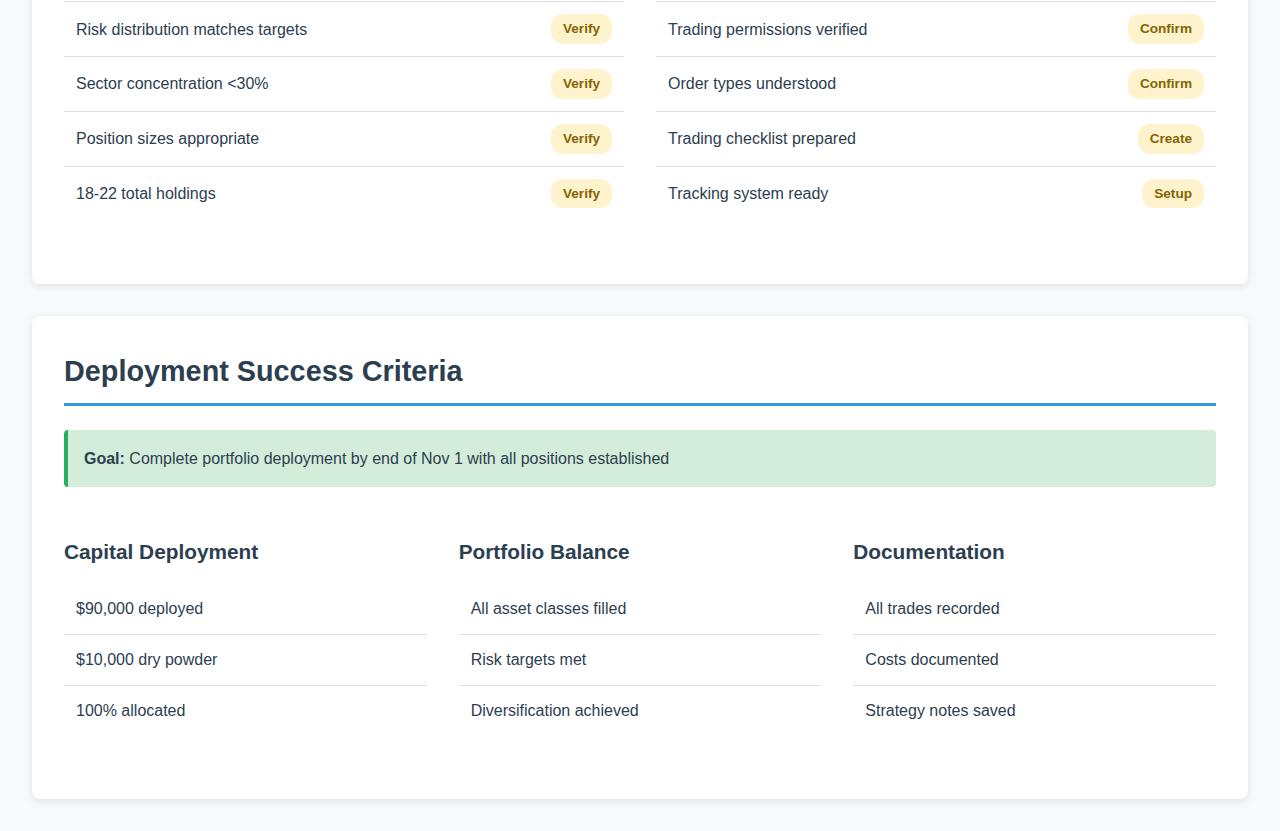
<file: portfolio-website/deployment.html>
<!DOCTYPE html>
<html lang="en">
<head>
    <meta charset="UTF-8">
    <meta name="viewport" content="width=device-width, initial-scale=1.0">
    <title>Deployment Plan - Portfolio Manager</title>
    <link rel="stylesheet" href="styles.css">
</head>
<body>
    <nav>
        <div class="nav-container">
            <a href="index.html" class="nav-brand">Portfolio Manager</a>
            <ul class="nav-links">
                <li><a href="index.html">Dashboard</a></li>
                <li><a href="equities.html">Equities</a></li>
                <li><a href="allocation.html">Allocation</a></li>
                <li><a href="guidelines.html">Guidelines</a></li>
                <li><a href="risk.html">Risk Analysis</a></li>
                <li><a href="rules.html">Trading Rules</a></li>
                <li><a href="sectors.html">Sectors</a></li>
                <li><a href="deployment.html" class="active">Deployment Plan</a></li>
            </ul>
        </div>
    </nav>

    <div class="container">
        <div class="page-header">
            <h1>12-Day Deployment Plan</h1>
            <p>Portfolio setup timeline: October 21 - November 1</p>
        </div>

        <!-- Timeline Overview -->
        <div class="grid grid-4">
            <div class="stat-box primary">
                <div class="stat-label">Duration</div>
                <div class="stat-value">12 Days</div>
                <div class="stat-label">Oct 21 - Nov 1</div>
            </div>
            <div class="stat-box success">
                <div class="stat-label">Capital to Deploy</div>
                <div class="stat-value">$90,000</div>
                <div class="stat-label">Across 4 asset classes</div>
            </div>
            <div class="stat-box warning">
                <div class="stat-label">Target Holdings</div>
                <div class="stat-value">18-22</div>
                <div class="stat-label">Total positions</div>
            </div>
            <div class="stat-box accent">
                <div class="stat-label">Current Progress</div>
                <div class="stat-value">Day 10</div>
                <div class="stat-label">October 30</div>
            </div>
        </div>

        <!-- Full Timeline -->
        <div class="card">
            <h2>Deployment Timeline</h2>
            <div class="table-container">
                <table>
                    <thead>
                        <tr>
                            <th style="width: 120px;">Date</th>
                            <th>Day</th>
                            <th>Goals</th>
                            <th>Status</th>
                        </tr>
                    </thead>
                    <tbody>
                        <tr>
                            <td><strong>Oct 21</strong></td>
                            <td>Day 1</td>
                            <td>Finish up all the comments left on this google sheet</td>
                            <td><span class="badge completed">Complete</span></td>
                        </tr>
                        <tr>
                            <td><strong>Oct 22</strong></td>
                            <td>Day 2</td>
                            <td>Find equities to invest in and find out how ibkr margin works</td>
                            <td><span class="badge completed">Complete</span></td>
                        </tr>
                        <tr>
                            <td><strong>Oct 23</strong></td>
                            <td>Day 3</td>
                            <td>Find equities to invest in</td>
                            <td><span class="badge completed">Complete</span></td>
                        </tr>
                        <tr>
                            <td><strong>Oct 24</strong></td>
                            <td>Day 4</td>
                            <td>Find equities to invest in</td>
                            <td><span class="badge completed">Complete</span></td>
                        </tr>
                        <tr>
                            <td><strong>Oct 25</strong></td>
                            <td>Day 5</td>
                            <td>Find commodities to invest in</td>
                            <td><span class="badge completed">Complete</span></td>
                        </tr>
                        <tr>
                            <td><strong>Oct 26</strong></td>
                            <td>Day 6</td>
                            <td>Find commodities to invest in</td>
                            <td><span class="badge completed">Complete</span></td>
                        </tr>
                        <tr>
                            <td><strong>Oct 27</strong></td>
                            <td>Day 7</td>
                            <td>Bonds to invest in</td>
                            <td><span class="badge completed">Complete</span></td>
                        </tr>
                        <tr>
                            <td><strong>Oct 28</strong></td>
                            <td>Day 8</td>
                            <td>Bonds to invest in</td>
                            <td><span class="badge completed">Complete</span></td>
                        </tr>
                        <tr>
                            <td><strong>Oct 29</strong></td>
                            <td>Day 9</td>
                            <td>Crypto and where we are investing in crypto</td>
                            <td><span class="badge completed">Complete</span></td>
                        </tr>
                        <tr style="background-color: #fff3cd;">
                            <td><strong>Oct 30</strong></td>
                            <td>Day 10</td>
                            <td>Learn about options and their potential</td>
                            <td><span class="badge pending">Today</span></td>
                        </tr>
                        <tr>
                            <td><strong>Oct 31</strong></td>
                            <td>Day 11</td>
                            <td>Final touches</td>
                            <td><span class="badge pending">Upcoming</span></td>
                        </tr>
                        <tr>
                            <td><strong>Nov 1</strong></td>
                            <td>Day 12</td>
                            <td>Final touches and begin buying</td>
                            <td><span class="badge pending">Upcoming</span></td>
                        </tr>
                    </tbody>
                </table>
            </div>
        </div>

        <!-- Progress Visualization -->
        <div class="card">
            <h2>Deployment Progress</h2>
            <div class="mb-3">
                <div style="display: flex; justify-content: space-between; align-items: center; margin-bottom: 0.5rem;">
                    <strong>Timeline Progress</strong>
                    <span>Day 10 of 12 (83%)</span>
                </div>
                <div class="progress-bar" style="height: 32px;">
                    <div class="progress-fill" style="width: 83.3%; background: linear-gradient(90deg, #27ae60, #2ecc71); font-size: 1rem;">83% Complete</div>
                </div>
            </div>
            <div class="success-box">
                <strong>Status:</strong> On track! 9 days completed, 3 days remaining until full deployment.
            </div>
        </div>

        <!-- Timeline Phases -->
        <div class="card">
            <h2>Deployment Phases</h2>
            <div class="timeline">
                <div class="timeline-item">
                    <div class="timeline-date">Phase 1: Oct 21 (Day 1)</div>
                    <h3>Setup & Documentation</h3>
                    <p>Complete all planning documentation and finalize portfolio strategy framework.</p>
                    <span class="badge completed">Complete</span>
                </div>

                <div class="timeline-item">
                    <div class="timeline-date">Phase 2: Oct 22-24 (Days 2-4)</div>
                    <h3>Equity Research</h3>
                    <p>Research and select equity positions. Investigate IBKR margin policy and trading capabilities.</p>
                    <ul class="styled-list mt-2">
                        <li><span>Day 2</span><span>Equity research + IBKR margin</span></li>
                        <li><span>Day 3</span><span>Continue equity research</span></li>
                        <li><span>Day 4</span><span>Finalize equity selections</span></li>
                    </ul>
                    <span class="badge completed">Complete</span>
                </div>

                <div class="timeline-item">
                    <div class="timeline-date">Phase 3: Oct 25-26 (Days 5-6)</div>
                    <h3>Commodities Research</h3>
                    <p>Identify and evaluate commodity investments across energy, metals, and agriculture sectors.</p>
                    <ul class="styled-list mt-2">
                        <li><span>Target</span><span>3-4 positions totaling $13,500</span></li>
                        <li><span>Focus</span><span>Inflation hedge & diversification</span></li>
                    </ul>
                    <span class="badge completed">Complete</span>
                </div>

                <div class="timeline-item">
                    <div class="timeline-date">Phase 4: Oct 27-28 (Days 7-8)</div>
                    <h3>Bond Selection</h3>
                    <p>Research and select fixed income investments across investment-grade, Treasuries, and selective high-yield bonds.</p>
                    <ul class="styled-list mt-2">
                        <li><span>Target</span><span>4-6 positions totaling $27,000</span></li>
                        <li><span>Mix</span><span>50-60% investment-grade, 20-30% Treasuries, 10-20% high-yield</span></li>
                    </ul>
                    <span class="badge completed">Complete</span>
                </div>

                <div class="timeline-item">
                    <div class="timeline-date">Phase 5: Oct 29 (Day 9)</div>
                    <h3>Cryptocurrency Strategy</h3>
                    <p>Determine crypto allocation strategy and select platforms/exchanges for investment.</p>
                    <ul class="styled-list mt-2">
                        <li><span>Target</span><span>2 positions totaling $4,500</span></li>
                        <li><span>Strategy</span><span>1 core asset + 1 speculative</span></li>
                    </ul>
                    <span class="badge completed">Complete</span>
                </div>

                <div class="timeline-item" style="border-left-color: #f39c12;">
                    <div class="timeline-date" style="color: #f39c12;">Phase 6: Oct 30 (Day 10) - TODAY</div>
                    <h3>Options Education</h3>
                    <p>Learn about options strategies and evaluate their potential role in the portfolio.</p>
                    <ul class="styled-list mt-2">
                        <li><span>Focus</span><span>Understanding mechanics and risks</span></li>
                        <li><span>Goal</span><span>Evaluate if options fit strategy</span></li>
                    </ul>
                    <span class="badge warning" style="background: linear-gradient(135deg, #f39c12, #f1c40f); color: white;">In Progress</span>
                </div>

                <div class="timeline-item" style="border-left-color: #95a5a6;">
                    <div class="timeline-date" style="color: #95a5a6;">Phase 7: Oct 31 (Day 11)</div>
                    <h3>Final Review</h3>
                    <p>Review all selections, verify portfolio balance, and prepare execution plan.</p>
                    <ul class="styled-list mt-2">
                        <li><span>Verify</span><span>All allocations match targets</span></li>
                        <li><span>Confirm</span><span>Risk distribution is appropriate</span></li>
                        <li><span>Prepare</span><span>Trading checklist</span></li>
                    </ul>
                    <span class="badge pending">Upcoming</span>
                </div>

                <div class="timeline-item" style="border-left-color: #95a5a6;">
                    <div class="timeline-date" style="color: #95a5a6;">Phase 8: Nov 1 (Day 12)</div>
                    <h3>Begin Execution</h3>
                    <p>Final preparation and begin executing trades to deploy capital according to plan.</p>
                    <ul class="styled-list mt-2">
                        <li><span>Execute</span><span>Begin placing orders</span></li>
                        <li><span>Track</span><span>Monitor fills and costs</span></li>
                        <li><span>Document</span><span>Record all transactions</span></li>
                    </ul>
                    <span class="badge pending">Upcoming</span>
                </div>
            </div>
        </div>

        <!-- Asset Class Deployment Status -->
        <div class="card">
            <h2>Asset Class Deployment Status</h2>
            <div class="table-container">
                <table>
                    <thead>
                        <tr>
                            <th>Asset Class</th>
                            <th>Target Amount</th>
                            <th>Research Days</th>
                            <th>Status</th>
                            <th>Deployment Date</th>
                        </tr>
                    </thead>
                    <tbody>
                        <tr>
                            <td><strong>Equities</strong></td>
                            <td>$45,000</td>
                            <td>Oct 22-24</td>
                            <td><span class="badge completed">Research Complete</span></td>
                            <td>Nov 1</td>
                        </tr>
                        <tr>
                            <td><strong>Commodities</strong></td>
                            <td>$13,500</td>
                            <td>Oct 25-26</td>
                            <td><span class="badge completed">Research Complete</span></td>
                            <td>Nov 1</td>
                        </tr>
                        <tr>
                            <td><strong>Bonds</strong></td>
                            <td>$27,000</td>
                            <td>Oct 27-28</td>
                            <td><span class="badge completed">Research Complete</span></td>
                            <td>Nov 1</td>
                        </tr>
                        <tr>
                            <td><strong>Cryptocurrency</strong></td>
                            <td>$4,500</td>
                            <td>Oct 29</td>
                            <td><span class="badge completed">Research Complete</span></td>
                            <td>Nov 1</td>
                        </tr>
                        <tr class="table-footer">
                            <td><strong>Total</strong></td>
                            <td><strong>$90,000</strong></td>
                            <td><strong>8 days research</strong></td>
                            <td colspan="2"><strong>Ready for deployment Nov 1</strong></td>
                        </tr>
                    </tbody>
                </table>
            </div>
        </div>

        <!-- Remaining Tasks -->
        <div class="grid grid-2">
            <div class="card">
                <h2>Today's Focus (Oct 30)</h2>
                <div class="warning-box">
                    <strong>Day 10:</strong> Learn about options and their potential
                </div>
                <h3 class="mt-3">Key Questions to Answer</h3>
                <ul class="styled-list">
                    <li>
                        <span>What are options?</span>
                        <span class="badge pending">Research</span>
                    </li>
                    <li>
                        <span>How do they work?</span>
                        <span class="badge pending">Research</span>
                    </li>
                    <li>
                        <span>What are the risks?</span>
                        <span class="badge pending">Research</span>
                    </li>
                    <li>
                        <span>Do they fit our strategy?</span>
                        <span class="badge pending">Evaluate</span>
                    </li>
                </ul>
                <div class="info-box mt-3">
                    Options can be used for income generation (covered calls), hedging, or speculation. Understand mechanics before deciding if they're appropriate for this portfolio.
                </div>
            </div>

            <div class="card">
                <h2>Remaining Days (Oct 31 - Nov 1)</h2>
                <div class="timeline">
                    <div class="timeline-item">
                        <div class="timeline-date">October 31 (Day 11)</div>
                        <h3>Final Touches</h3>
                        <ul class="styled-list">
                            <li><span>Portfolio review</span></li>
                            <li><span>Verify allocations</span></li>
                            <li><span>Confirm selections</span></li>
                            <li><span>Prepare trading plan</span></li>
                        </ul>
                    </div>
                    <div class="timeline-item">
                        <div class="timeline-date">November 1 (Day 12)</div>
                        <h3>Begin Buying</h3>
                        <ul class="styled-list">
                            <li><span>Execute trades</span></li>
                            <li><span>Monitor executions</span></li>
                            <li><span>Track costs</span></li>
                            <li><span>Document everything</span></li>
                        </ul>
                    </div>
                </div>
            </div>
        </div>

        <!-- Deployment Checklist -->
        <div class="card">
            <h2>Pre-Deployment Checklist</h2>
            <p class="text-muted mb-3">Items to verify before beginning trades on Nov 1</p>
            <div class="grid grid-2">
                <div>
                    <h3>Portfolio Verification</h3>
                    <ul class="styled-list">
                        <li>
                            <span>Total allocation = $90,000</span>
                            <span class="badge pending">Verify</span>
                        </li>
                        <li>
                            <span>Risk distribution matches targets</span>
                            <span class="badge pending">Verify</span>
                        </li>
                        <li>
                            <span>Sector concentration &lt;30%</span>
                            <span class="badge pending">Verify</span>
                        </li>
                        <li>
                            <span>Position sizes appropriate</span>
                            <span class="badge pending">Verify</span>
                        </li>
                        <li>
                            <span>18-22 total holdings</span>
                            <span class="badge pending">Verify</span>
                        </li>
                    </ul>
                </div>
                <div>
                    <h3>Execution Preparation</h3>
                    <ul class="styled-list">
                        <li>
                            <span>IBKR account funded</span>
                            <span class="badge pending">Confirm</span>
                        </li>
                        <li>
                            <span>Trading permissions verified</span>
                            <span class="badge pending">Confirm</span>
                        </li>
                        <li>
                            <span>Order types understood</span>
                            <span class="badge pending">Confirm</span>
                        </li>
                        <li>
                            <span>Trading checklist prepared</span>
                            <span class="badge pending">Create</span>
                        </li>
                        <li>
                            <span>Tracking system ready</span>
                            <span class="badge pending">Setup</span>
                        </li>
                    </ul>
                </div>
            </div>
        </div>

        <!-- Success Metrics -->
        <div class="card">
            <h2>Deployment Success Criteria</h2>
            <div class="success-box">
                <strong>Goal:</strong> Complete portfolio deployment by end of Nov 1 with all positions established
            </div>
            <div class="grid grid-3 mt-3">
                <div>
                    <h3>Capital Deployment</h3>
                    <ul class="styled-list">
                        <li><span>$90,000 deployed</span></li>
                        <li><span>$10,000 dry powder</span></li>
                        <li><span>100% allocated</span></li>
                    </ul>
                </div>
                <div>
                    <h3>Portfolio Balance</h3>
                    <ul class="styled-list">
                        <li><span>All asset classes filled</span></li>
                        <li><span>Risk targets met</span></li>
                        <li><span>Diversification achieved</span></li>
                    </ul>
                </div>
                <div>
                    <h3>Documentation</h3>
                    <ul class="styled-list">
                        <li><span>All trades recorded</span></li>
                        <li><span>Costs documented</span></li>
                        <li><span>Strategy notes saved</span></li>
                    </ul>
                </div>
            </div>
        </div>
    </div>
</body>
</html>
</file>
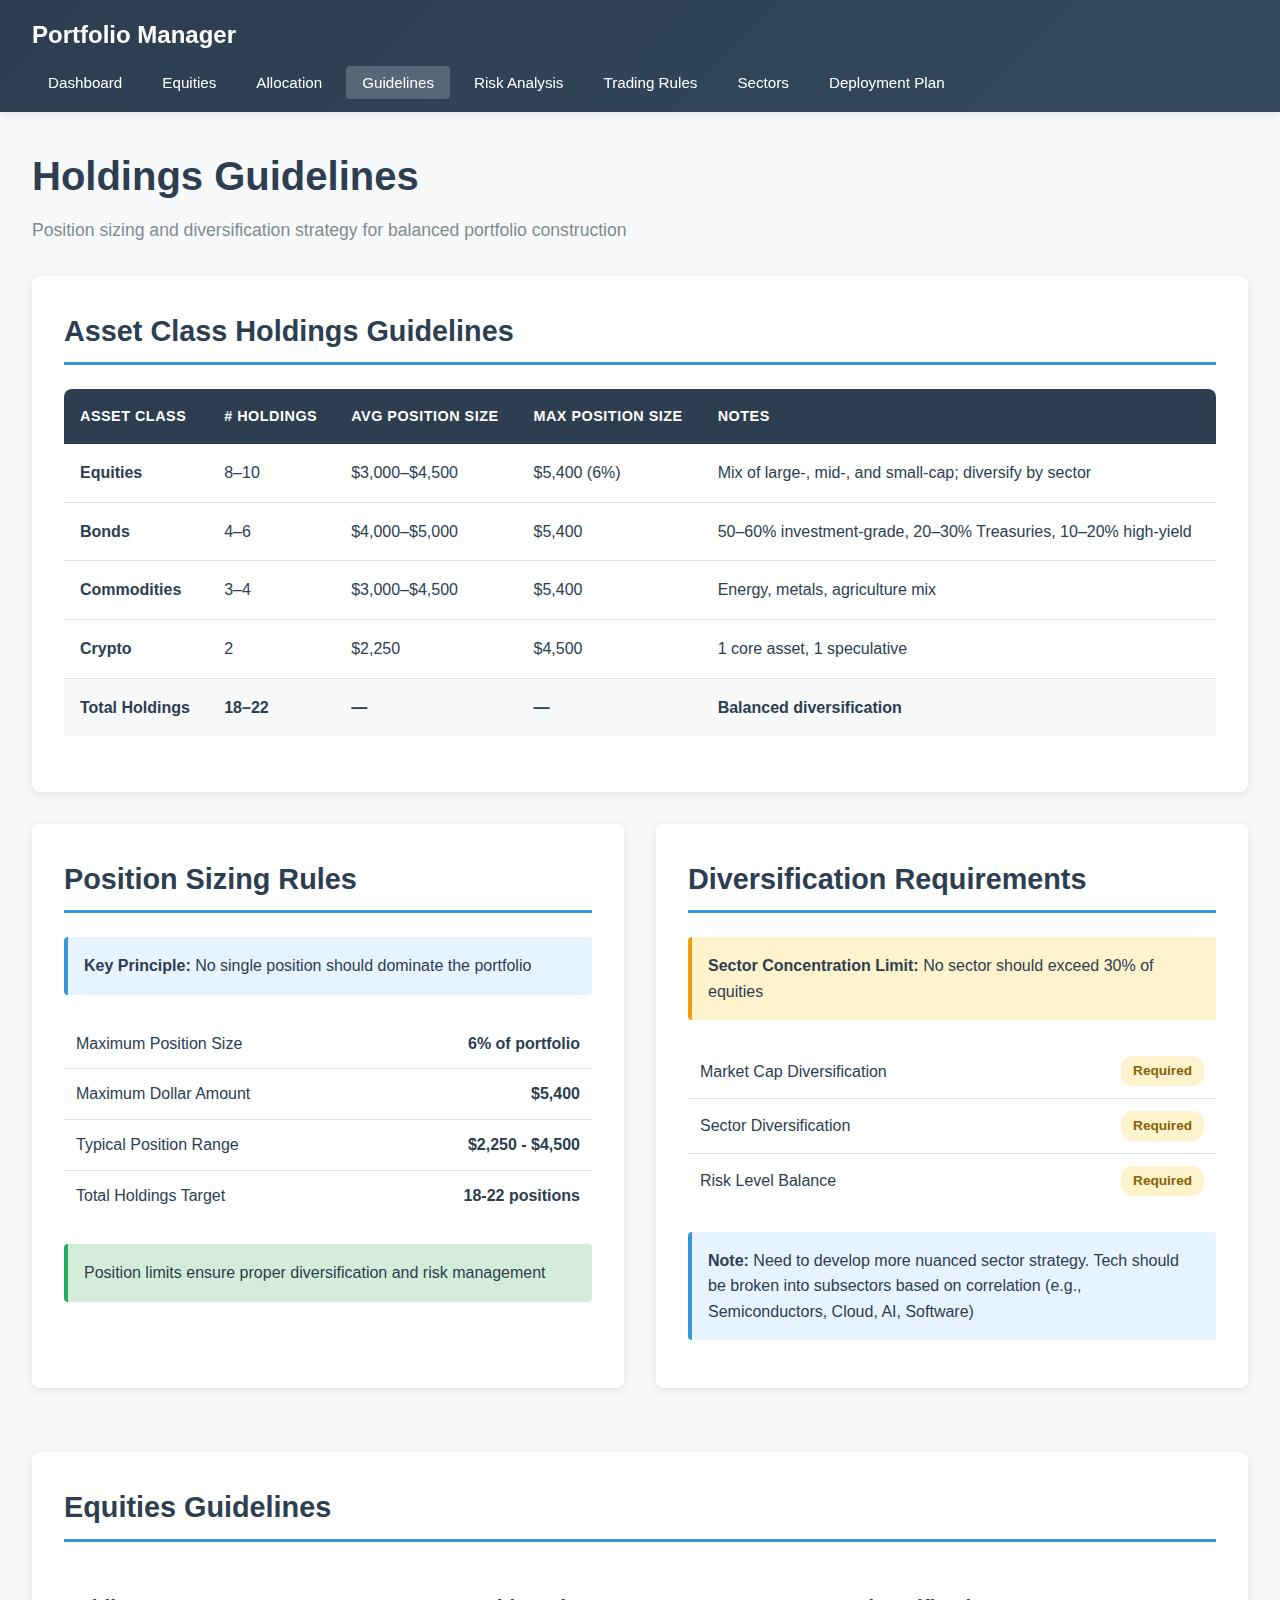
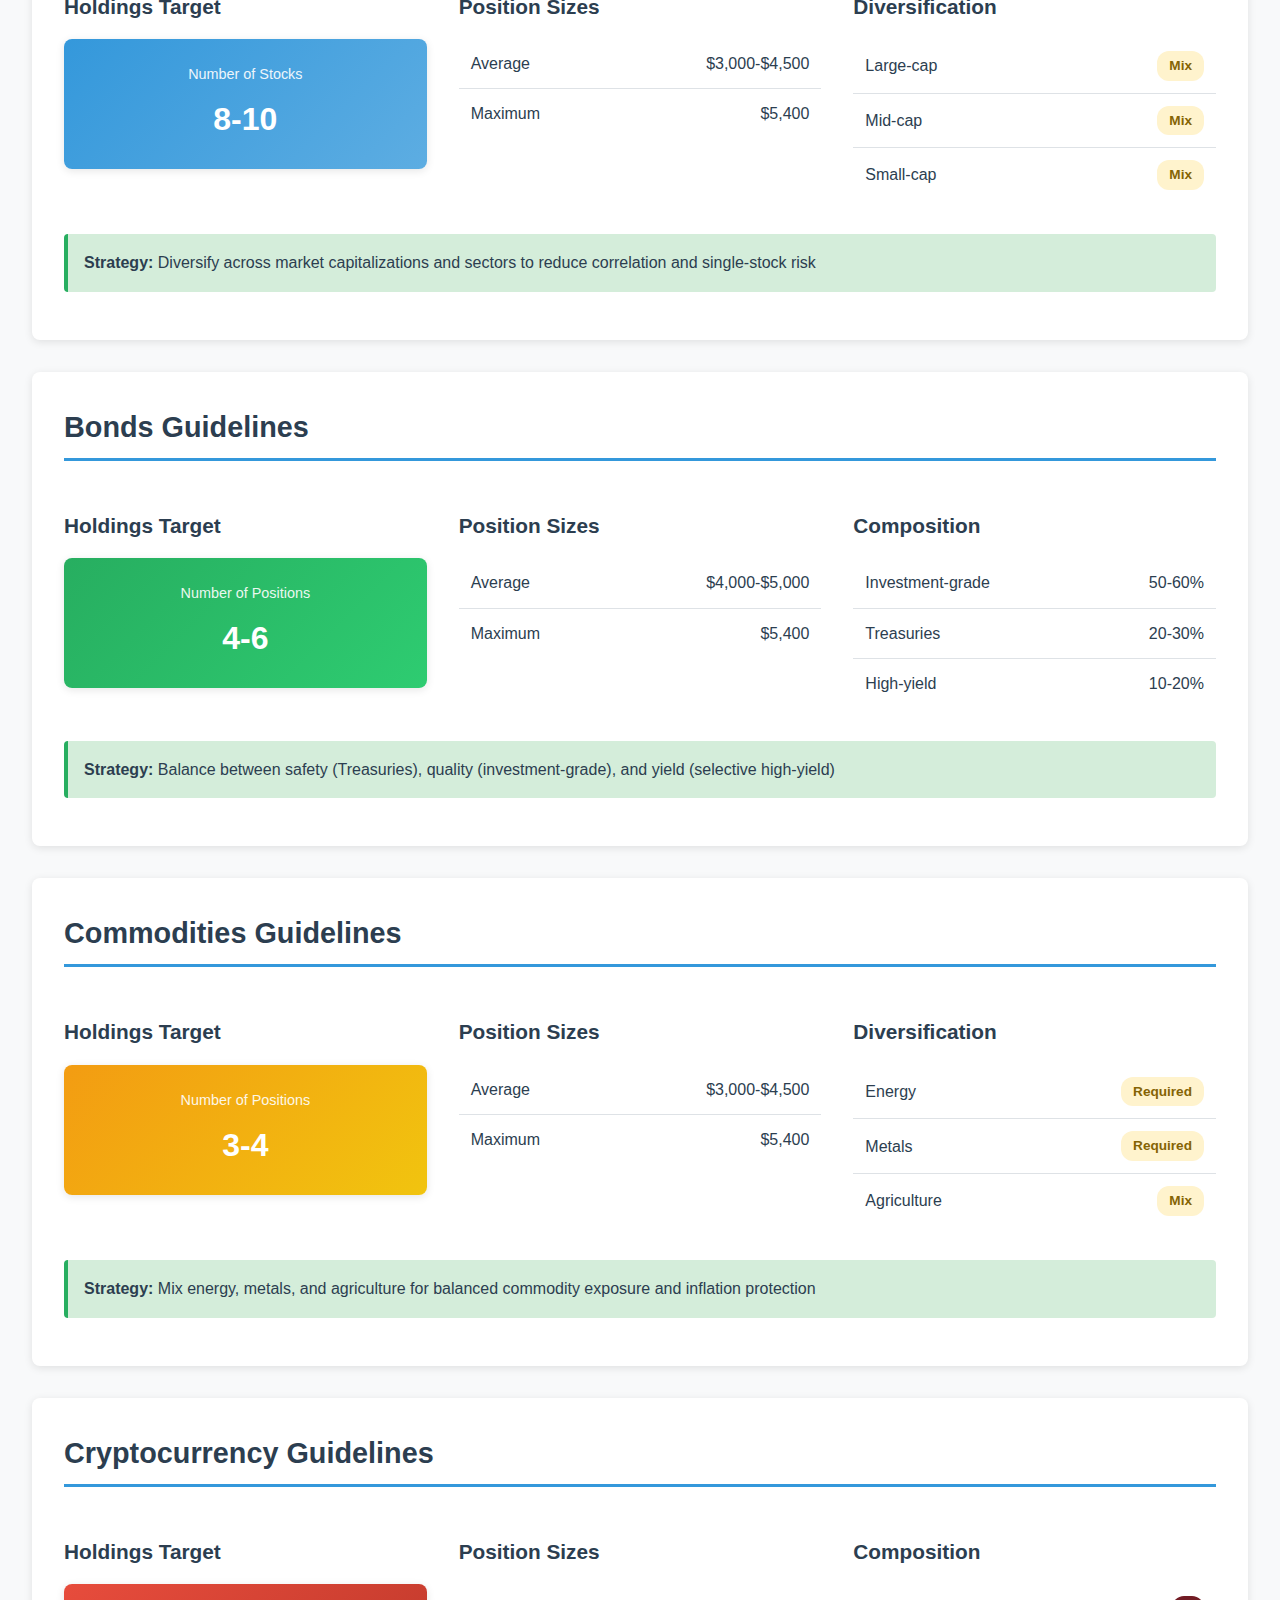
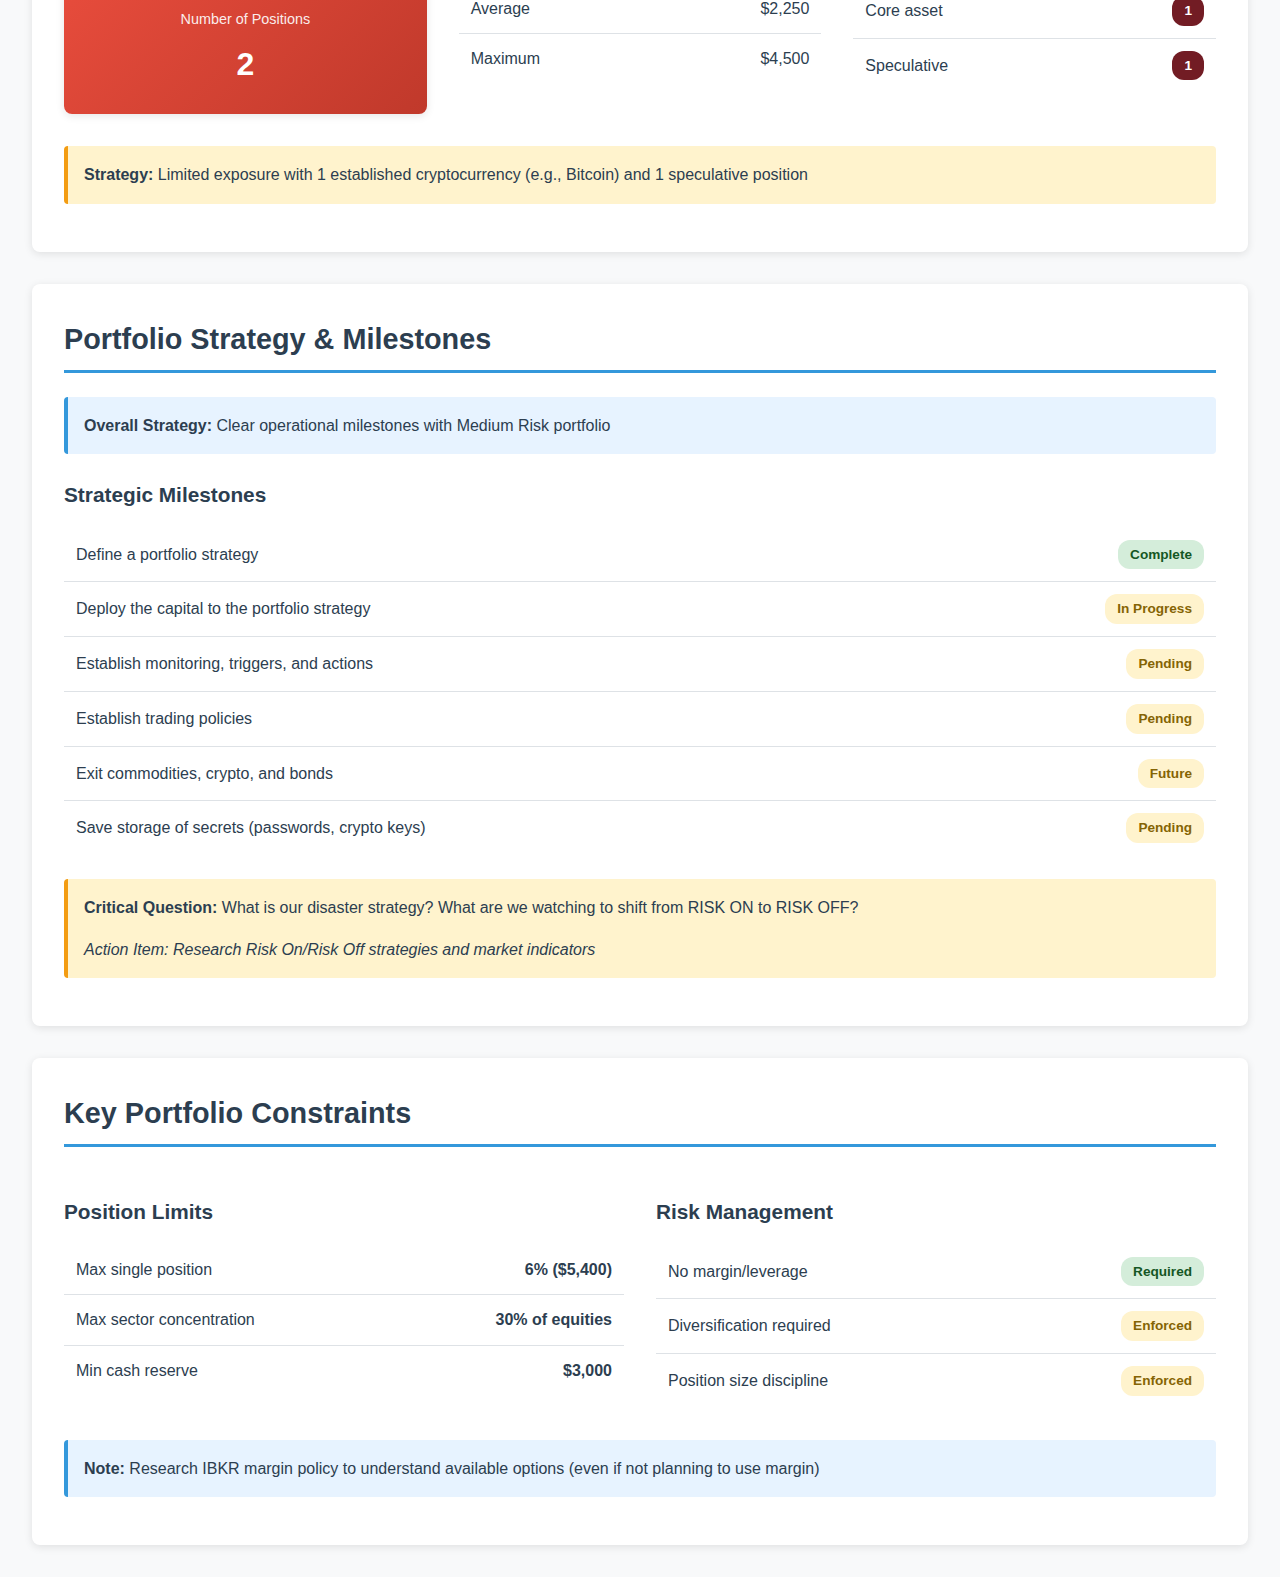
<file: portfolio-website/guidelines.html>
<!DOCTYPE html>
<html lang="en">
<head>
    <meta charset="UTF-8">
    <meta name="viewport" content="width=device-width, initial-scale=1.0">
    <title>Holdings Guidelines - Portfolio Manager</title>
    <link rel="stylesheet" href="styles.css">
</head>
<body>
    <nav>
        <div class="nav-container">
            <a href="index.html" class="nav-brand">Portfolio Manager</a>
            <ul class="nav-links">
                <li><a href="index.html">Dashboard</a></li>
                <li><a href="equities.html">Equities</a></li>
                <li><a href="allocation.html">Allocation</a></li>
                <li><a href="guidelines.html" class="active">Guidelines</a></li>
                <li><a href="risk.html">Risk Analysis</a></li>
                <li><a href="rules.html">Trading Rules</a></li>
                <li><a href="sectors.html">Sectors</a></li>
                <li><a href="deployment.html">Deployment Plan</a></li>
            </ul>
        </div>
    </nav>

    <div class="container">
        <div class="page-header">
            <h1>Holdings Guidelines</h1>
            <p>Position sizing and diversification strategy for balanced portfolio construction</p>
        </div>

        <!-- Holdings Overview -->
        <div class="card">
            <h2>Asset Class Holdings Guidelines</h2>
            <div class="table-container">
                <table>
                    <thead>
                        <tr>
                            <th>Asset Class</th>
                            <th># Holdings</th>
                            <th>Avg Position Size</th>
                            <th>Max Position Size</th>
                            <th>Notes</th>
                        </tr>
                    </thead>
                    <tbody>
                        <tr>
                            <td><strong>Equities</strong></td>
                            <td>8–10</td>
                            <td>$3,000–$4,500</td>
                            <td>$5,400 (6%)</td>
                            <td>Mix of large-, mid-, and small-cap; diversify by sector</td>
                        </tr>
                        <tr>
                            <td><strong>Bonds</strong></td>
                            <td>4–6</td>
                            <td>$4,000–$5,000</td>
                            <td>$5,400</td>
                            <td>50–60% investment-grade, 20–30% Treasuries, 10–20% high-yield</td>
                        </tr>
                        <tr>
                            <td><strong>Commodities</strong></td>
                            <td>3–4</td>
                            <td>$3,000–$4,500</td>
                            <td>$5,400</td>
                            <td>Energy, metals, agriculture mix</td>
                        </tr>
                        <tr>
                            <td><strong>Crypto</strong></td>
                            <td>2</td>
                            <td>$2,250</td>
                            <td>$4,500</td>
                            <td>1 core asset, 1 speculative</td>
                        </tr>
                        <tr class="table-footer">
                            <td><strong>Total Holdings</strong></td>
                            <td><strong>18–22</strong></td>
                            <td><strong>—</strong></td>
                            <td><strong>—</strong></td>
                            <td><strong>Balanced diversification</strong></td>
                        </tr>
                    </tbody>
                </table>
            </div>
        </div>

        <!-- Position Sizing Strategy -->
        <div class="grid grid-2">
            <div class="card">
                <h2>Position Sizing Rules</h2>
                <div class="info-box">
                    <strong>Key Principle:</strong> No single position should dominate the portfolio
                </div>
                <ul class="styled-list mt-3">
                    <li>
                        <span>Maximum Position Size</span>
                        <span class="fw-bold">6% of portfolio</span>
                    </li>
                    <li>
                        <span>Maximum Dollar Amount</span>
                        <span class="fw-bold">$5,400</span>
                    </li>
                    <li>
                        <span>Typical Position Range</span>
                        <span class="fw-bold">$2,250 - $4,500</span>
                    </li>
                    <li>
                        <span>Total Holdings Target</span>
                        <span class="fw-bold">18-22 positions</span>
                    </li>
                </ul>
                <div class="success-box mt-3">
                    Position limits ensure proper diversification and risk management
                </div>
            </div>

            <div class="card">
                <h2>Diversification Requirements</h2>
                <div class="warning-box">
                    <strong>Sector Concentration Limit:</strong> No sector should exceed 30% of equities
                </div>
                <ul class="styled-list mt-3">
                    <li>
                        <span>Market Cap Diversification</span>
                        <span class="badge medium-risk">Required</span>
                    </li>
                    <li>
                        <span>Sector Diversification</span>
                        <span class="badge medium-risk">Required</span>
                    </li>
                    <li>
                        <span>Risk Level Balance</span>
                        <span class="badge medium-risk">Required</span>
                    </li>
                </ul>
                <div class="info-box mt-3">
                    <strong>Note:</strong> Need to develop more nuanced sector strategy. Tech should be broken into subsectors based on correlation (e.g., Semiconductors, Cloud, AI, Software)
                </div>
            </div>
        </div>

        <!-- Asset Class Details -->
        <div class="card">
            <h2>Equities Guidelines</h2>
            <div class="grid grid-3">
                <div>
                    <h3>Holdings Target</h3>
                    <div class="stat-box" style="background: linear-gradient(135deg, #3498db, #5dade2);">
                        <div class="stat-label">Number of Stocks</div>
                        <div class="stat-value">8-10</div>
                    </div>
                </div>
                <div>
                    <h3>Position Sizes</h3>
                    <ul class="styled-list">
                        <li><span>Average</span><span>$3,000-$4,500</span></li>
                        <li><span>Maximum</span><span>$5,400</span></li>
                    </ul>
                </div>
                <div>
                    <h3>Diversification</h3>
                    <ul class="styled-list">
                        <li><span>Large-cap</span><span class="badge medium-risk">Mix</span></li>
                        <li><span>Mid-cap</span><span class="badge medium-risk">Mix</span></li>
                        <li><span>Small-cap</span><span class="badge medium-risk">Mix</span></li>
                    </ul>
                </div>
            </div>
            <div class="success-box mt-3">
                <strong>Strategy:</strong> Diversify across market capitalizations and sectors to reduce correlation and single-stock risk
            </div>
        </div>

        <div class="card">
            <h2>Bonds Guidelines</h2>
            <div class="grid grid-3">
                <div>
                    <h3>Holdings Target</h3>
                    <div class="stat-box" style="background: linear-gradient(135deg, #27ae60, #2ecc71);">
                        <div class="stat-label">Number of Positions</div>
                        <div class="stat-value">4-6</div>
                    </div>
                </div>
                <div>
                    <h3>Position Sizes</h3>
                    <ul class="styled-list">
                        <li><span>Average</span><span>$4,000-$5,000</span></li>
                        <li><span>Maximum</span><span>$5,400</span></li>
                    </ul>
                </div>
                <div>
                    <h3>Composition</h3>
                    <ul class="styled-list">
                        <li><span>Investment-grade</span><span>50-60%</span></li>
                        <li><span>Treasuries</span><span>20-30%</span></li>
                        <li><span>High-yield</span><span>10-20%</span></li>
                    </ul>
                </div>
            </div>
            <div class="success-box mt-3">
                <strong>Strategy:</strong> Balance between safety (Treasuries), quality (investment-grade), and yield (selective high-yield)
            </div>
        </div>

        <div class="card">
            <h2>Commodities Guidelines</h2>
            <div class="grid grid-3">
                <div>
                    <h3>Holdings Target</h3>
                    <div class="stat-box" style="background: linear-gradient(135deg, #f39c12, #f1c40f);">
                        <div class="stat-label">Number of Positions</div>
                        <div class="stat-value">3-4</div>
                    </div>
                </div>
                <div>
                    <h3>Position Sizes</h3>
                    <ul class="styled-list">
                        <li><span>Average</span><span>$3,000-$4,500</span></li>
                        <li><span>Maximum</span><span>$5,400</span></li>
                    </ul>
                </div>
                <div>
                    <h3>Diversification</h3>
                    <ul class="styled-list">
                        <li><span>Energy</span><span class="badge medium-risk">Required</span></li>
                        <li><span>Metals</span><span class="badge medium-risk">Required</span></li>
                        <li><span>Agriculture</span><span class="badge medium-risk">Mix</span></li>
                    </ul>
                </div>
            </div>
            <div class="success-box mt-3">
                <strong>Strategy:</strong> Mix energy, metals, and agriculture for balanced commodity exposure and inflation protection
            </div>
        </div>

        <div class="card">
            <h2>Cryptocurrency Guidelines</h2>
            <div class="grid grid-3">
                <div>
                    <h3>Holdings Target</h3>
                    <div class="stat-box" style="background: linear-gradient(135deg, #e74c3c, #c0392b);">
                        <div class="stat-label">Number of Positions</div>
                        <div class="stat-value">2</div>
                    </div>
                </div>
                <div>
                    <h3>Position Sizes</h3>
                    <ul class="styled-list">
                        <li><span>Average</span><span>$2,250</span></li>
                        <li><span>Maximum</span><span>$4,500</span></li>
                    </ul>
                </div>
                <div>
                    <h3>Composition</h3>
                    <ul class="styled-list">
                        <li><span>Core asset</span><span class="badge very-high-risk">1</span></li>
                        <li><span>Speculative</span><span class="badge very-high-risk">1</span></li>
                    </ul>
                </div>
            </div>
            <div class="warning-box mt-3">
                <strong>Strategy:</strong> Limited exposure with 1 established cryptocurrency (e.g., Bitcoin) and 1 speculative position
            </div>
        </div>

        <!-- Portfolio Strategy -->
        <div class="card">
            <h2>Portfolio Strategy & Milestones</h2>
            <div class="info-box">
                <strong>Overall Strategy:</strong> Clear operational milestones with Medium Risk portfolio
            </div>

            <h3 class="mt-3">Strategic Milestones</h3>
            <ul class="styled-list">
                <li>
                    <span>Define a portfolio strategy</span>
                    <span class="badge completed">Complete</span>
                </li>
                <li>
                    <span>Deploy the capital to the portfolio strategy</span>
                    <span class="badge pending">In Progress</span>
                </li>
                <li>
                    <span>Establish monitoring, triggers, and actions</span>
                    <span class="badge pending">Pending</span>
                </li>
                <li>
                    <span>Establish trading policies</span>
                    <span class="badge pending">Pending</span>
                </li>
                <li>
                    <span>Exit commodities, crypto, and bonds</span>
                    <span class="badge pending">Future</span>
                </li>
                <li>
                    <span>Save storage of secrets (passwords, crypto keys)</span>
                    <span class="badge pending">Pending</span>
                </li>
            </ul>

            <div class="warning-box mt-3">
                <strong>Critical Question:</strong> What is our disaster strategy? What are we watching to shift from RISK ON to RISK OFF?
                <p class="mt-2" style="margin-bottom: 0;"><em>Action Item: Research Risk On/Risk Off strategies and market indicators</em></p>
            </div>
        </div>

        <!-- Key Constraints -->
        <div class="card">
            <h2>Key Portfolio Constraints</h2>
            <div class="grid grid-2">
                <div>
                    <h3>Position Limits</h3>
                    <ul class="styled-list">
                        <li>
                            <span>Max single position</span>
                            <span class="fw-bold">6% ($5,400)</span>
                        </li>
                        <li>
                            <span>Max sector concentration</span>
                            <span class="fw-bold">30% of equities</span>
                        </li>
                        <li>
                            <span>Min cash reserve</span>
                            <span class="fw-bold">$3,000</span>
                        </li>
                    </ul>
                </div>
                <div>
                    <h3>Risk Management</h3>
                    <ul class="styled-list">
                        <li>
                            <span>No margin/leverage</span>
                            <span class="badge low-risk">Required</span>
                        </li>
                        <li>
                            <span>Diversification required</span>
                            <span class="badge medium-risk">Enforced</span>
                        </li>
                        <li>
                            <span>Position size discipline</span>
                            <span class="badge medium-risk">Enforced</span>
                        </li>
                    </ul>
                </div>
            </div>
            <div class="info-box mt-3">
                <strong>Note:</strong> Research IBKR margin policy to understand available options (even if not planning to use margin)
            </div>
        </div>
    </div>
</body>
</html>
</file>
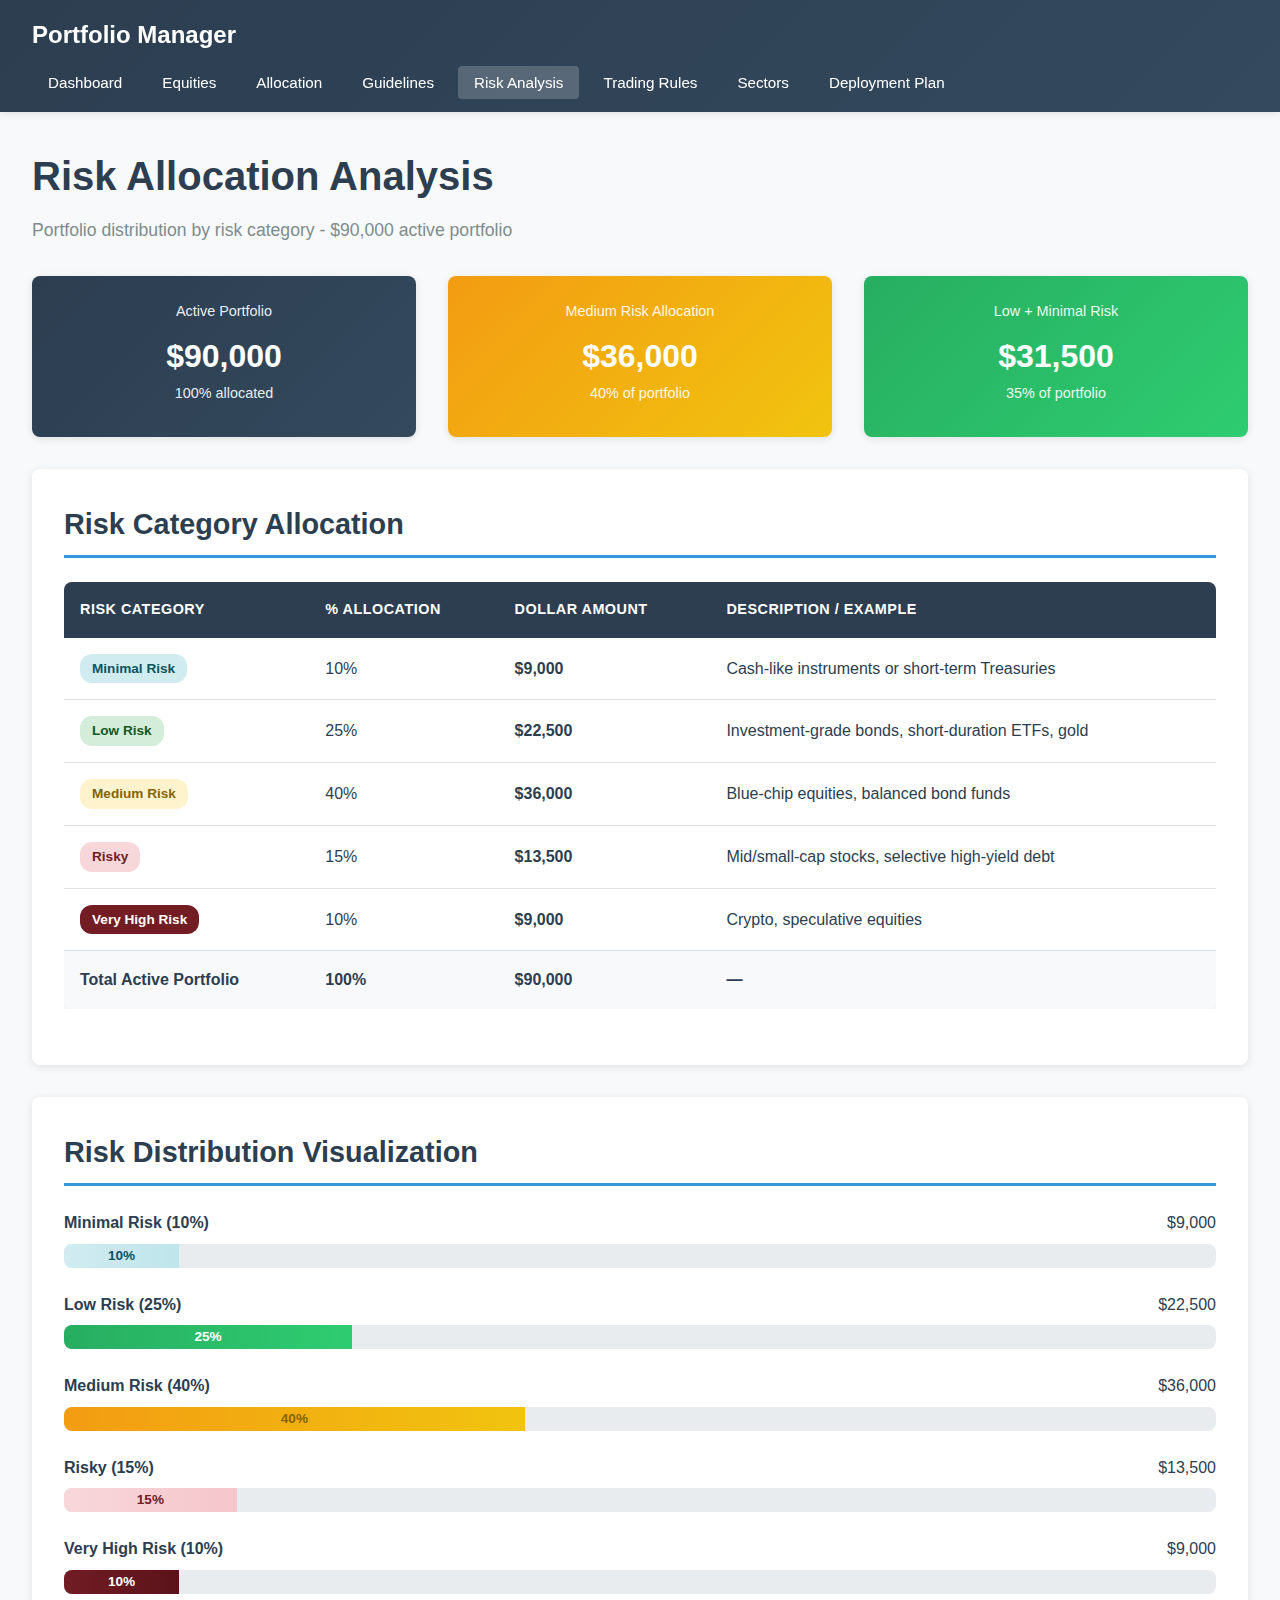
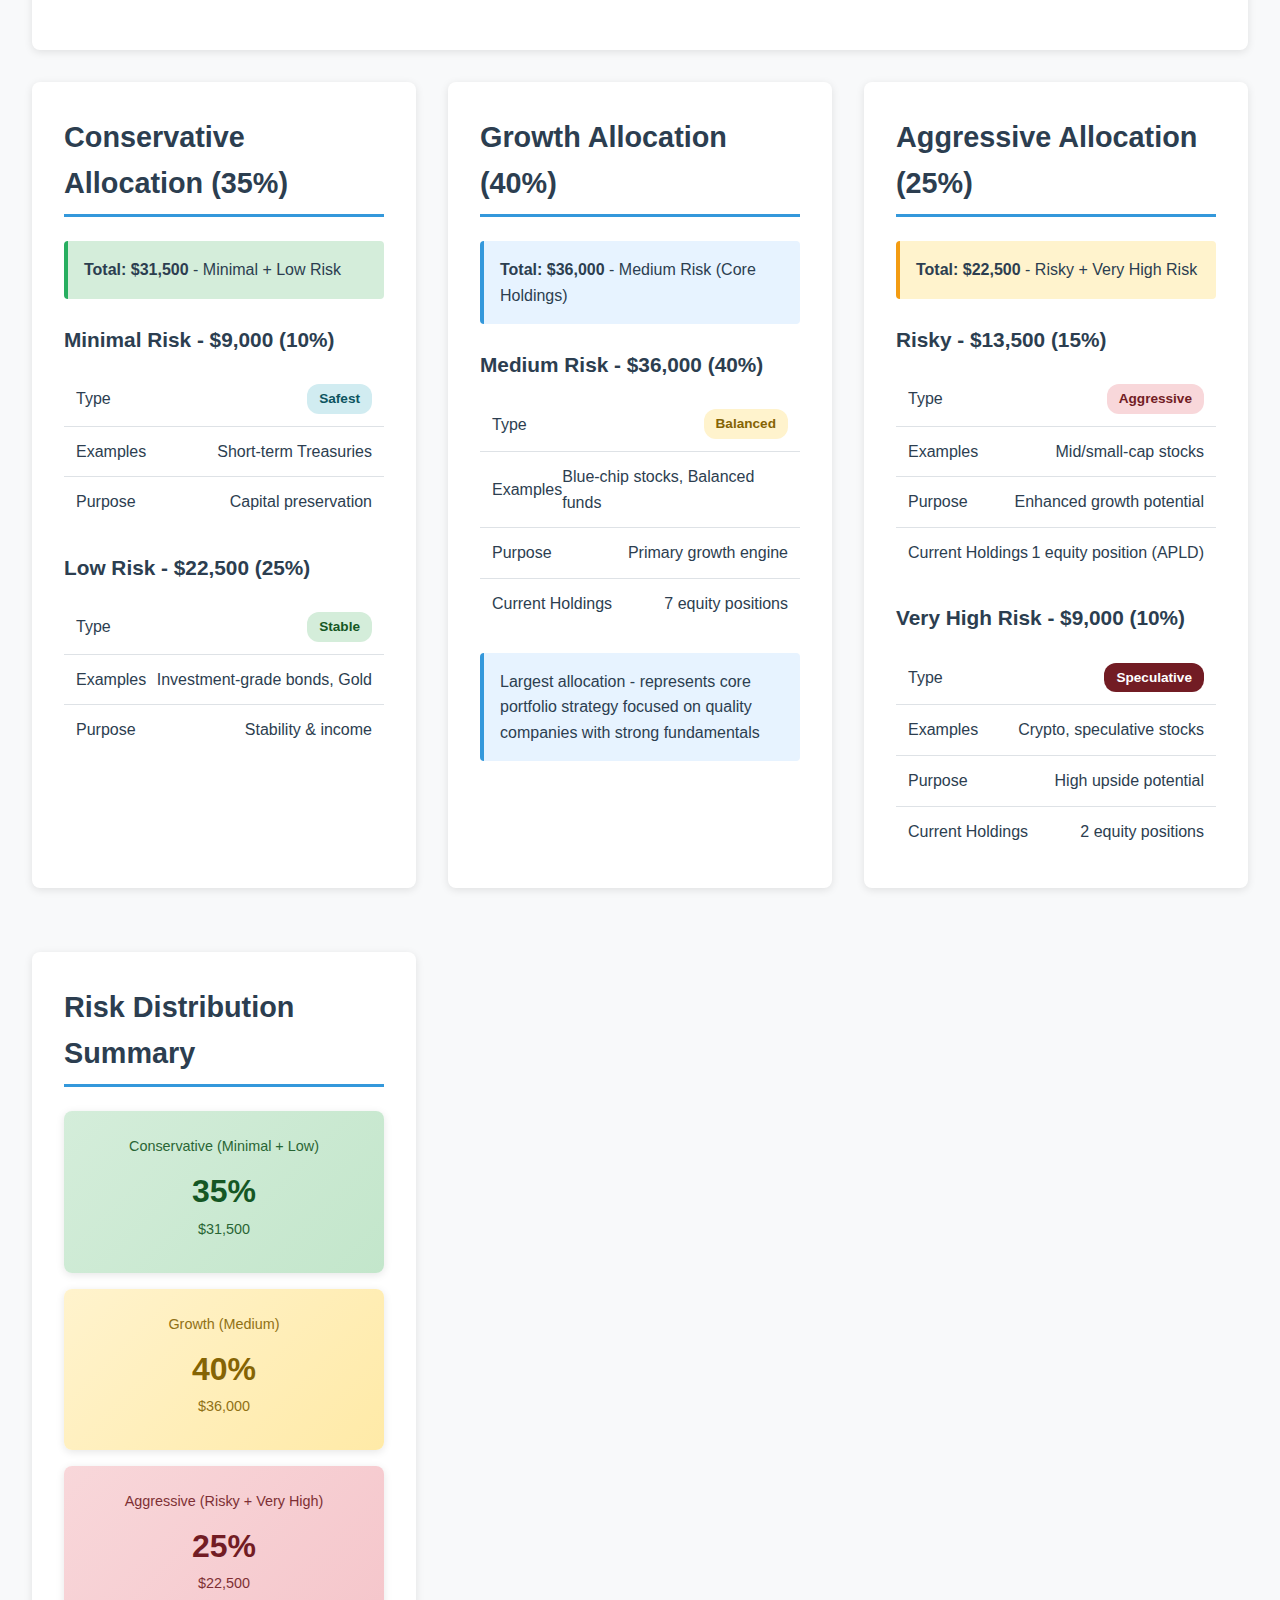
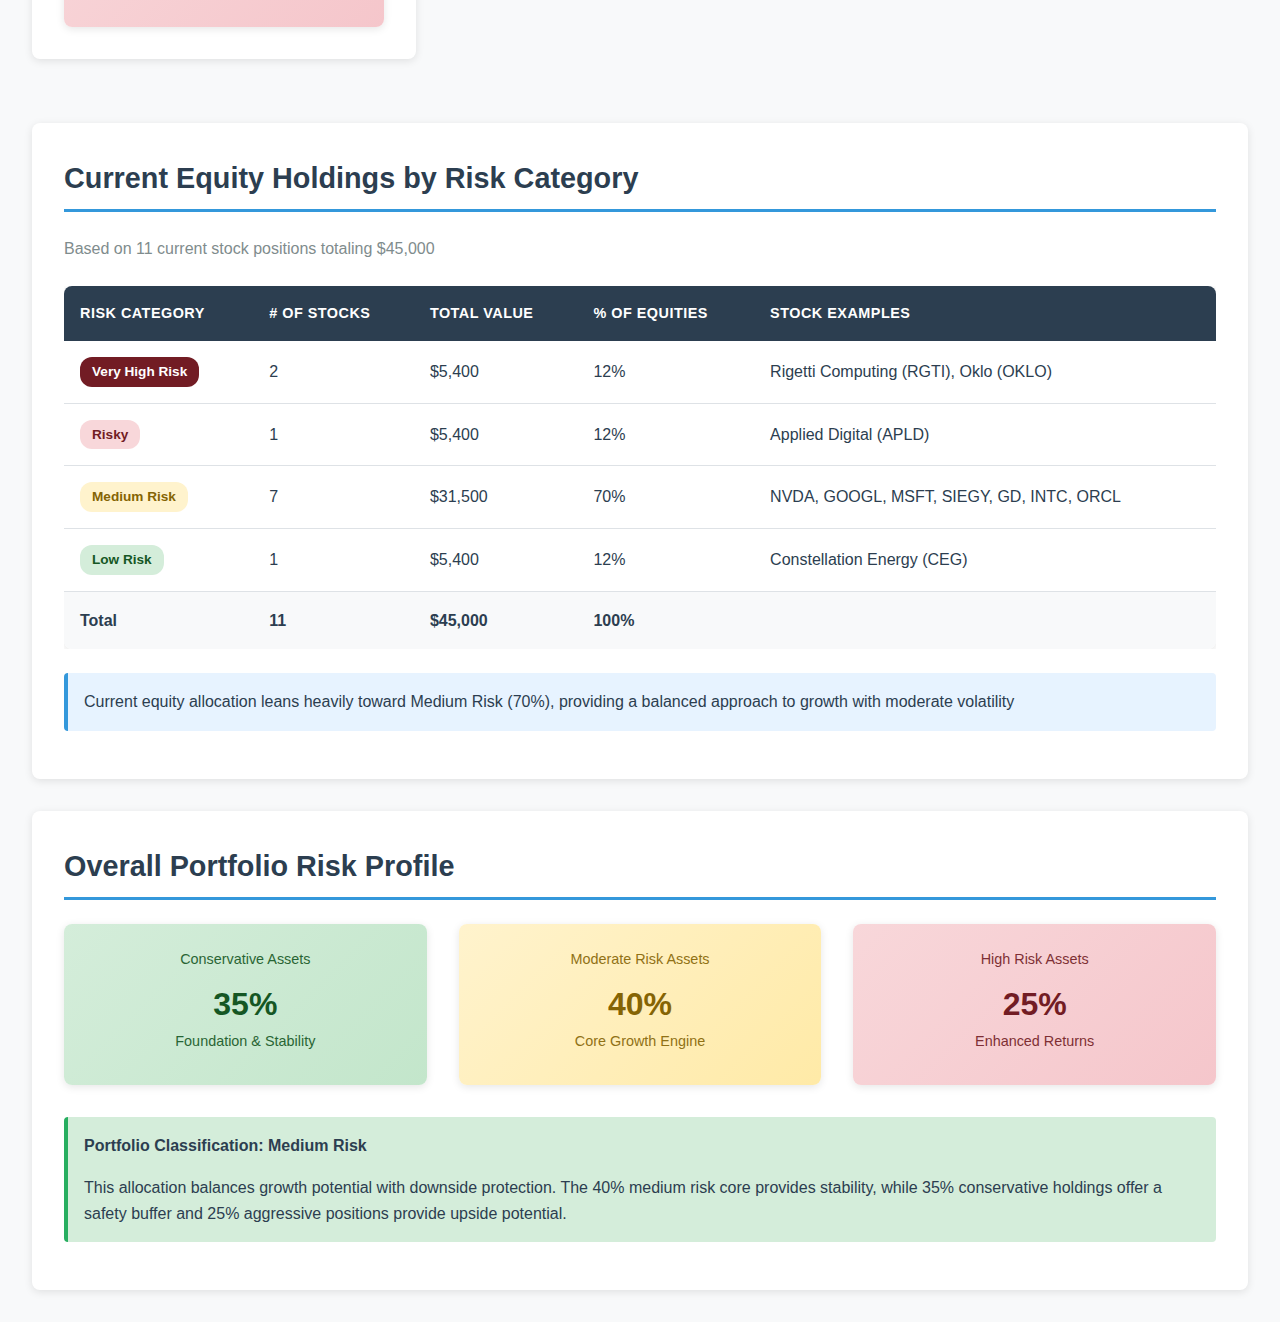
<file: portfolio-website/risk.html>
<!DOCTYPE html>
<html lang="en">
<head>
    <meta charset="UTF-8">
    <meta name="viewport" content="width=device-width, initial-scale=1.0">
    <title>Risk Allocation - Portfolio Manager</title>
    <link rel="stylesheet" href="styles.css">
</head>
<body>
    <nav>
        <div class="nav-container">
            <a href="index.html" class="nav-brand">Portfolio Manager</a>
            <ul class="nav-links">
                <li><a href="index.html">Dashboard</a></li>
                <li><a href="equities.html">Equities</a></li>
                <li><a href="allocation.html">Allocation</a></li>
                <li><a href="guidelines.html">Guidelines</a></li>
                <li><a href="risk.html" class="active">Risk Analysis</a></li>
                <li><a href="rules.html">Trading Rules</a></li>
                <li><a href="sectors.html">Sectors</a></li>
                <li><a href="deployment.html">Deployment Plan</a></li>
            </ul>
        </div>
    </nav>

    <div class="container">
        <div class="page-header">
            <h1>Risk Allocation Analysis</h1>
            <p>Portfolio distribution by risk category - $90,000 active portfolio</p>
        </div>

        <!-- Risk Summary -->
        <div class="grid grid-3">
            <div class="stat-box primary">
                <div class="stat-label">Active Portfolio</div>
                <div class="stat-value">$90,000</div>
                <div class="stat-label">100% allocated</div>
            </div>
            <div class="stat-box warning">
                <div class="stat-label">Medium Risk Allocation</div>
                <div class="stat-value">$36,000</div>
                <div class="stat-label">40% of portfolio</div>
            </div>
            <div class="stat-box success">
                <div class="stat-label">Low + Minimal Risk</div>
                <div class="stat-value">$31,500</div>
                <div class="stat-label">35% of portfolio</div>
            </div>
        </div>

        <!-- Risk Allocation Table -->
        <div class="card">
            <h2>Risk Category Allocation</h2>
            <div class="table-container">
                <table>
                    <thead>
                        <tr>
                            <th>Risk Category</th>
                            <th>% Allocation</th>
                            <th>Dollar Amount</th>
                            <th>Description / Example</th>
                        </tr>
                    </thead>
                    <tbody>
                        <tr>
                            <td><span class="badge minimal-risk">Minimal Risk</span></td>
                            <td>10%</td>
                            <td><strong>$9,000</strong></td>
                            <td>Cash-like instruments or short-term Treasuries</td>
                        </tr>
                        <tr>
                            <td><span class="badge low-risk">Low Risk</span></td>
                            <td>25%</td>
                            <td><strong>$22,500</strong></td>
                            <td>Investment-grade bonds, short-duration ETFs, gold</td>
                        </tr>
                        <tr>
                            <td><span class="badge medium-risk">Medium Risk</span></td>
                            <td>40%</td>
                            <td><strong>$36,000</strong></td>
                            <td>Blue-chip equities, balanced bond funds</td>
                        </tr>
                        <tr>
                            <td><span class="badge risky">Risky</span></td>
                            <td>15%</td>
                            <td><strong>$13,500</strong></td>
                            <td>Mid/small-cap stocks, selective high-yield debt</td>
                        </tr>
                        <tr>
                            <td><span class="badge very-high-risk">Very High Risk</span></td>
                            <td>10%</td>
                            <td><strong>$9,000</strong></td>
                            <td>Crypto, speculative equities</td>
                        </tr>
                        <tr class="table-footer">
                            <td><strong>Total Active Portfolio</strong></td>
                            <td><strong>100%</strong></td>
                            <td><strong>$90,000</strong></td>
                            <td><strong>—</strong></td>
                        </tr>
                    </tbody>
                </table>
            </div>
        </div>

        <!-- Visual Risk Distribution -->
        <div class="card">
            <h2>Risk Distribution Visualization</h2>
            <div style="margin-top: 1.5rem;">
                <div class="mb-3">
                    <div style="display: flex; justify-content: space-between; align-items: center; margin-bottom: 0.5rem;">
                        <strong>Minimal Risk (10%)</strong>
                        <span>$9,000</span>
                    </div>
                    <div class="progress-bar">
                        <div class="progress-fill" style="width: 10%; background: linear-gradient(90deg, #d1ecf1, #bee5eb); color: #0c5460;">10%</div>
                    </div>
                </div>
                <div class="mb-3">
                    <div style="display: flex; justify-content: space-between; align-items: center; margin-bottom: 0.5rem;">
                        <strong>Low Risk (25%)</strong>
                        <span>$22,500</span>
                    </div>
                    <div class="progress-bar">
                        <div class="progress-fill" style="width: 25%; background: linear-gradient(90deg, #27ae60, #2ecc71);">25%</div>
                    </div>
                </div>
                <div class="mb-3">
                    <div style="display: flex; justify-content: space-between; align-items: center; margin-bottom: 0.5rem;">
                        <strong>Medium Risk (40%)</strong>
                        <span>$36,000</span>
                    </div>
                    <div class="progress-bar">
                        <div class="progress-fill" style="width: 40%; background: linear-gradient(90deg, #f39c12, #f1c40f); color: #856404;">40%</div>
                    </div>
                </div>
                <div class="mb-3">
                    <div style="display: flex; justify-content: space-between; align-items: center; margin-bottom: 0.5rem;">
                        <strong>Risky (15%)</strong>
                        <span>$13,500</span>
                    </div>
                    <div class="progress-bar">
                        <div class="progress-fill" style="width: 15%; background: linear-gradient(90deg, #f8d7da, #f5c6cb); color: #721c24;">15%</div>
                    </div>
                </div>
                <div class="mb-3">
                    <div style="display: flex; justify-content: space-between; align-items: center; margin-bottom: 0.5rem;">
                        <strong>Very High Risk (10%)</strong>
                        <span>$9,000</span>
                    </div>
                    <div class="progress-bar">
                        <div class="progress-fill" style="width: 10%; background: linear-gradient(90deg, #721c24, #5a1319);">10%</div>
                    </div>
                </div>
            </div>
        </div>

        <!-- Risk Categories Detail -->
        <div class="grid grid-2">
            <div class="card">
                <h2>Conservative Allocation (35%)</h2>
                <div class="success-box">
                    <strong>Total: $31,500</strong> - Minimal + Low Risk
                </div>

                <h3 class="mt-3">Minimal Risk - $9,000 (10%)</h3>
                <ul class="styled-list">
                    <li><span>Type</span><span class="badge minimal-risk">Safest</span></li>
                    <li><span>Examples</span><span>Short-term Treasuries</span></li>
                    <li><span>Purpose</span><span>Capital preservation</span></li>
                </ul>

                <h3 class="mt-3">Low Risk - $22,500 (25%)</h3>
                <ul class="styled-list">
                    <li><span>Type</span><span class="badge low-risk">Stable</span></li>
                    <li><span>Examples</span><span>Investment-grade bonds, Gold</span></li>
                    <li><span>Purpose</span><span>Stability & income</span></li>
                </ul>
            </div>

            <div class="card">
                <h2>Growth Allocation (40%)</h2>
                <div class="info-box">
                    <strong>Total: $36,000</strong> - Medium Risk (Core Holdings)
                </div>

                <h3 class="mt-3">Medium Risk - $36,000 (40%)</h3>
                <ul class="styled-list">
                    <li><span>Type</span><span class="badge medium-risk">Balanced</span></li>
                    <li><span>Examples</span><span>Blue-chip stocks, Balanced funds</span></li>
                    <li><span>Purpose</span><span>Primary growth engine</span></li>
                    <li><span>Current Holdings</span><span>7 equity positions</span></li>
                </ul>
                <div class="info-box mt-3">
                    Largest allocation - represents core portfolio strategy focused on quality companies with strong fundamentals
                </div>
            </div>

            <div class="card">
                <h2>Aggressive Allocation (25%)</h2>
                <div class="warning-box">
                    <strong>Total: $22,500</strong> - Risky + Very High Risk
                </div>

                <h3 class="mt-3">Risky - $13,500 (15%)</h3>
                <ul class="styled-list">
                    <li><span>Type</span><span class="badge risky">Aggressive</span></li>
                    <li><span>Examples</span><span>Mid/small-cap stocks</span></li>
                    <li><span>Purpose</span><span>Enhanced growth potential</span></li>
                    <li><span>Current Holdings</span><span>1 equity position (APLD)</span></li>
                </ul>

                <h3 class="mt-3">Very High Risk - $9,000 (10%)</h3>
                <ul class="styled-list">
                    <li><span>Type</span><span class="badge very-high-risk">Speculative</span></li>
                    <li><span>Examples</span><span>Crypto, speculative stocks</span></li>
                    <li><span>Purpose</span><span>High upside potential</span></li>
                    <li><span>Current Holdings</span><span>2 equity positions</span></li>
                </ul>
            </div>

            <div class="card">
                <h2>Risk Distribution Summary</h2>
                <div class="stat-box" style="background: linear-gradient(135deg, #d4edda, #c3e6cb);">
                    <div class="stat-label" style="color: #155724;">Conservative (Minimal + Low)</div>
                    <div class="stat-value" style="color: #155724;">35%</div>
                    <div class="stat-label" style="color: #155724;">$31,500</div>
                </div>
                <div class="stat-box mt-2" style="background: linear-gradient(135deg, #fff3cd, #ffeaa7);">
                    <div class="stat-label" style="color: #856404;">Growth (Medium)</div>
                    <div class="stat-value" style="color: #856404;">40%</div>
                    <div class="stat-label" style="color: #856404;">$36,000</div>
                </div>
                <div class="stat-box mt-2" style="background: linear-gradient(135deg, #f8d7da, #f5c6cb);">
                    <div class="stat-label" style="color: #721c24;">Aggressive (Risky + Very High)</div>
                    <div class="stat-value" style="color: #721c24;">25%</div>
                    <div class="stat-label" style="color: #721c24;">$22,500</div>
                </div>
            </div>
        </div>

        <!-- Current Equity Risk Breakdown -->
        <div class="card">
            <h2>Current Equity Holdings by Risk Category</h2>
            <p class="text-muted mb-3">Based on 11 current stock positions totaling $45,000</p>
            <div class="table-container">
                <table>
                    <thead>
                        <tr>
                            <th>Risk Category</th>
                            <th># of Stocks</th>
                            <th>Total Value</th>
                            <th>% of Equities</th>
                            <th>Stock Examples</th>
                        </tr>
                    </thead>
                    <tbody>
                        <tr>
                            <td><span class="badge very-high-risk">Very High Risk</span></td>
                            <td>2</td>
                            <td>$5,400</td>
                            <td>12%</td>
                            <td>Rigetti Computing (RGTI), Oklo (OKLO)</td>
                        </tr>
                        <tr>
                            <td><span class="badge risky">Risky</span></td>
                            <td>1</td>
                            <td>$5,400</td>
                            <td>12%</td>
                            <td>Applied Digital (APLD)</td>
                        </tr>
                        <tr>
                            <td><span class="badge medium-risk">Medium Risk</span></td>
                            <td>7</td>
                            <td>$31,500</td>
                            <td>70%</td>
                            <td>NVDA, GOOGL, MSFT, SIEGY, GD, INTC, ORCL</td>
                        </tr>
                        <tr>
                            <td><span class="badge low-risk">Low Risk</span></td>
                            <td>1</td>
                            <td>$5,400</td>
                            <td>12%</td>
                            <td>Constellation Energy (CEG)</td>
                        </tr>
                        <tr class="table-footer">
                            <td><strong>Total</strong></td>
                            <td><strong>11</strong></td>
                            <td><strong>$45,000</strong></td>
                            <td><strong>100%</strong></td>
                            <td></td>
                        </tr>
                    </tbody>
                </table>
            </div>
            <div class="info-box mt-3">
                Current equity allocation leans heavily toward Medium Risk (70%), providing a balanced approach to growth with moderate volatility
            </div>
        </div>

        <!-- Portfolio Risk Profile -->
        <div class="card">
            <h2>Overall Portfolio Risk Profile</h2>
            <div class="grid grid-3">
                <div class="stat-box" style="background: linear-gradient(135deg, #d4edda, #c3e6cb);">
                    <div class="stat-label" style="color: #155724;">Conservative Assets</div>
                    <div class="stat-value" style="color: #155724;">35%</div>
                    <div class="stat-label" style="color: #155724;">Foundation & Stability</div>
                </div>
                <div class="stat-box" style="background: linear-gradient(135deg, #fff3cd, #ffeaa7);">
                    <div class="stat-label" style="color: #856404;">Moderate Risk Assets</div>
                    <div class="stat-value" style="color: #856404;">40%</div>
                    <div class="stat-label" style="color: #856404;">Core Growth Engine</div>
                </div>
                <div class="stat-box" style="background: linear-gradient(135deg, #f8d7da, #f5c6cb);">
                    <div class="stat-label" style="color: #721c24;">High Risk Assets</div>
                    <div class="stat-value" style="color: #721c24;">25%</div>
                    <div class="stat-label" style="color: #721c24;">Enhanced Returns</div>
                </div>
            </div>
            <div class="success-box mt-3">
                <strong>Portfolio Classification: Medium Risk</strong>
                <p class="mt-2" style="margin-bottom: 0;">This allocation balances growth potential with downside protection. The 40% medium risk core provides stability, while 35% conservative holdings offer a safety buffer and 25% aggressive positions provide upside potential.</p>
            </div>
        </div>
    </div>
</body>
</html>
</file>
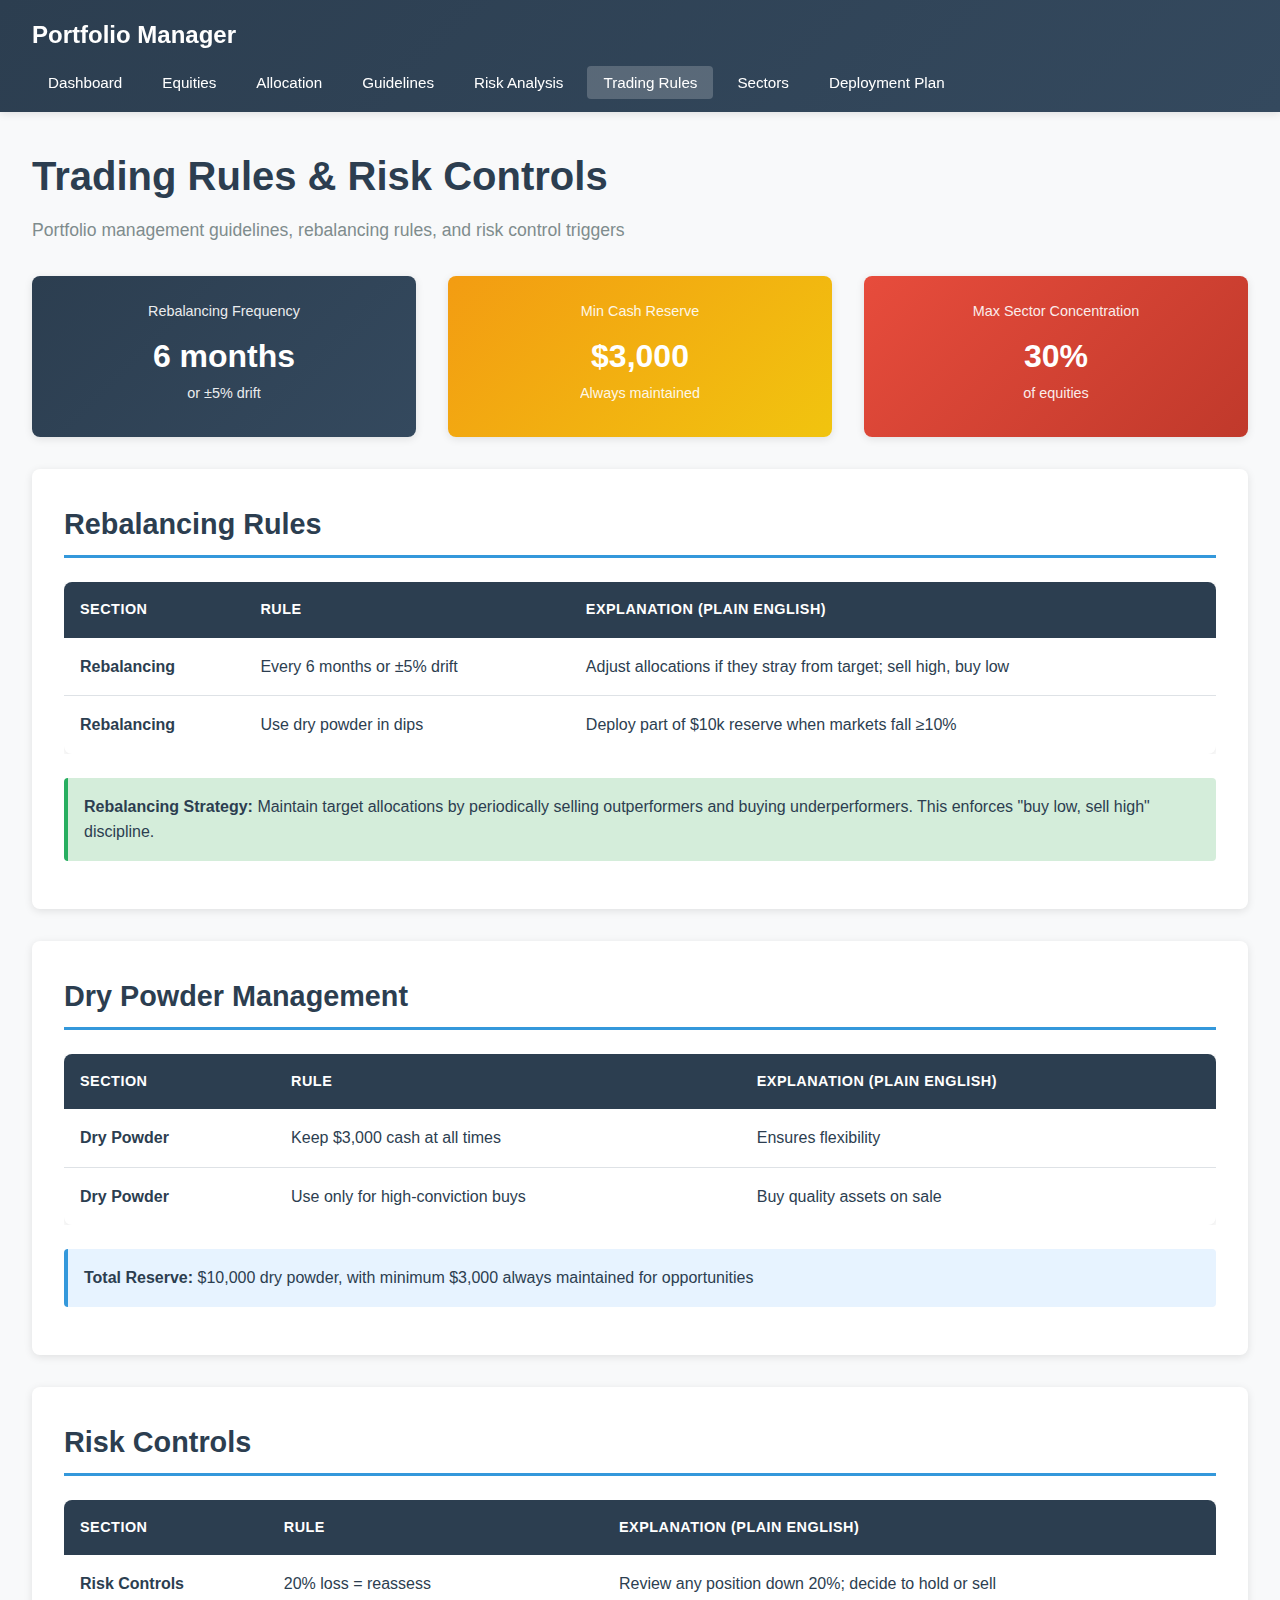
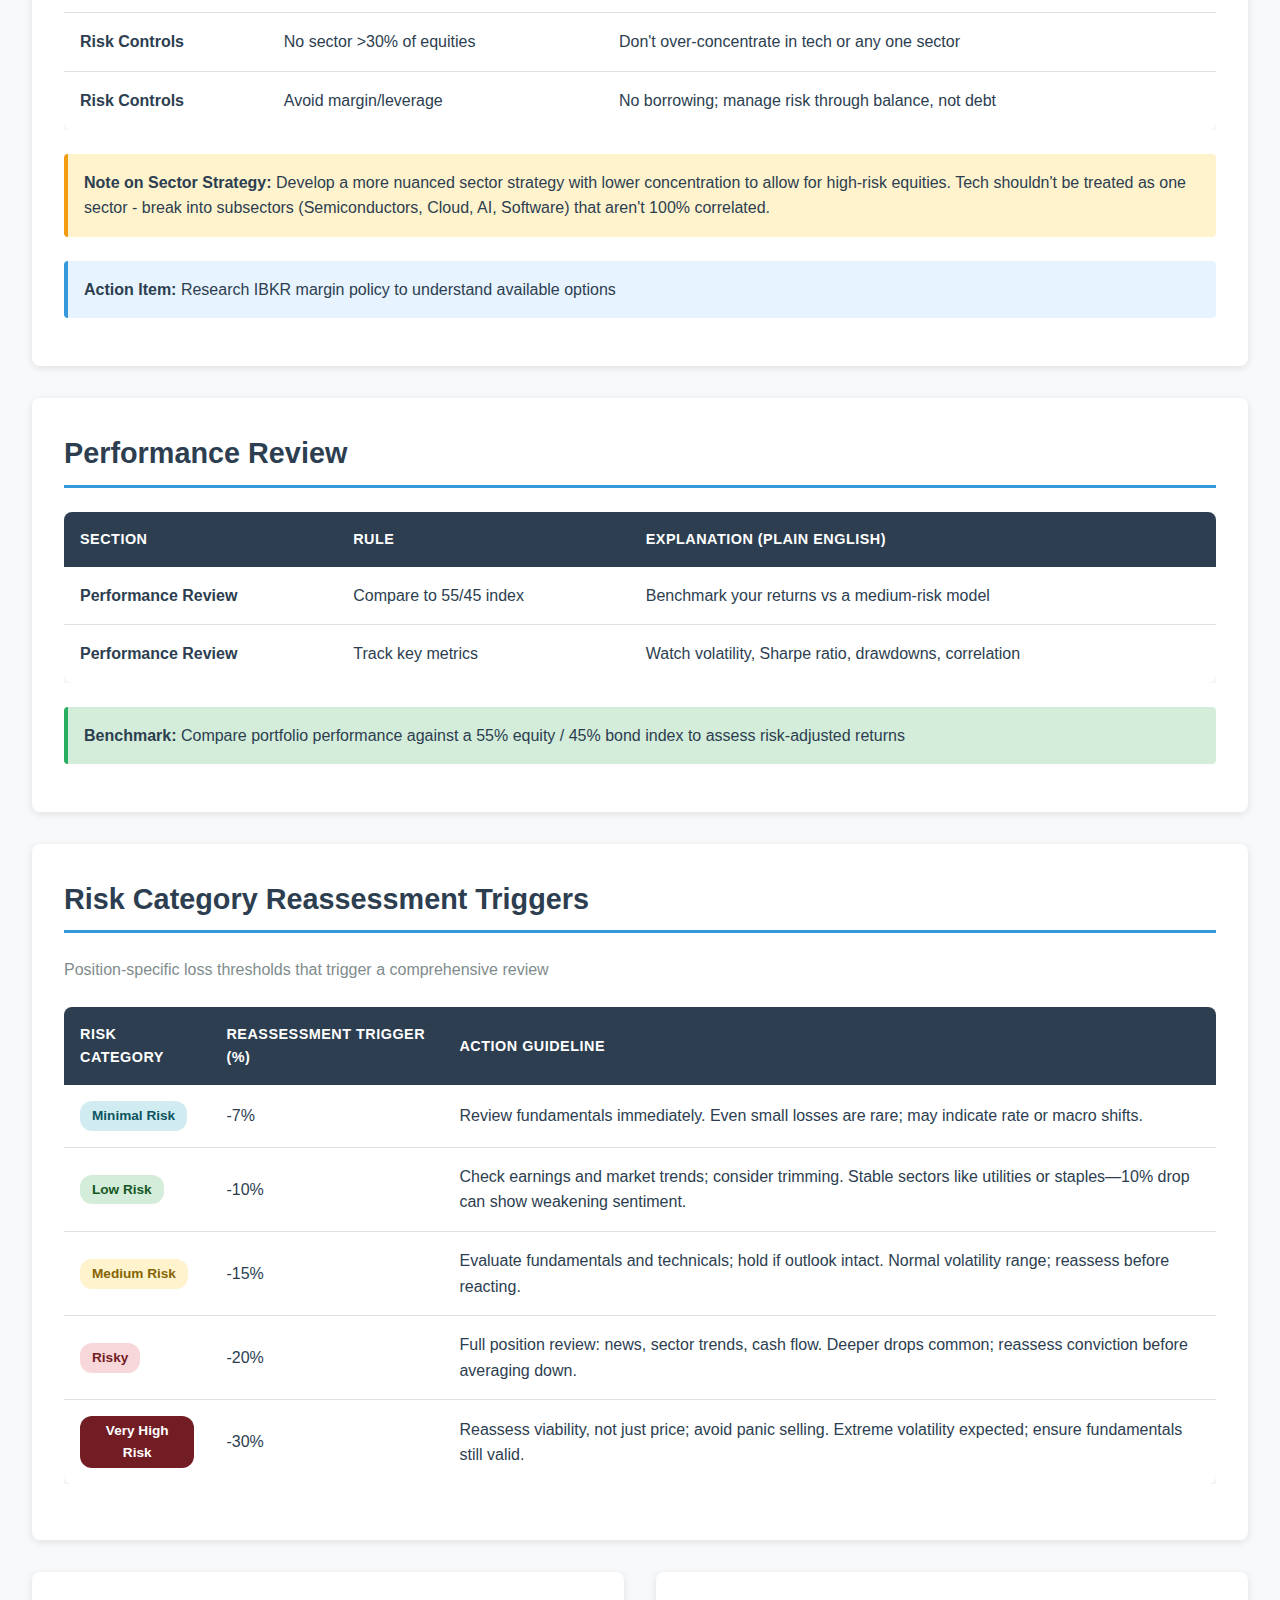
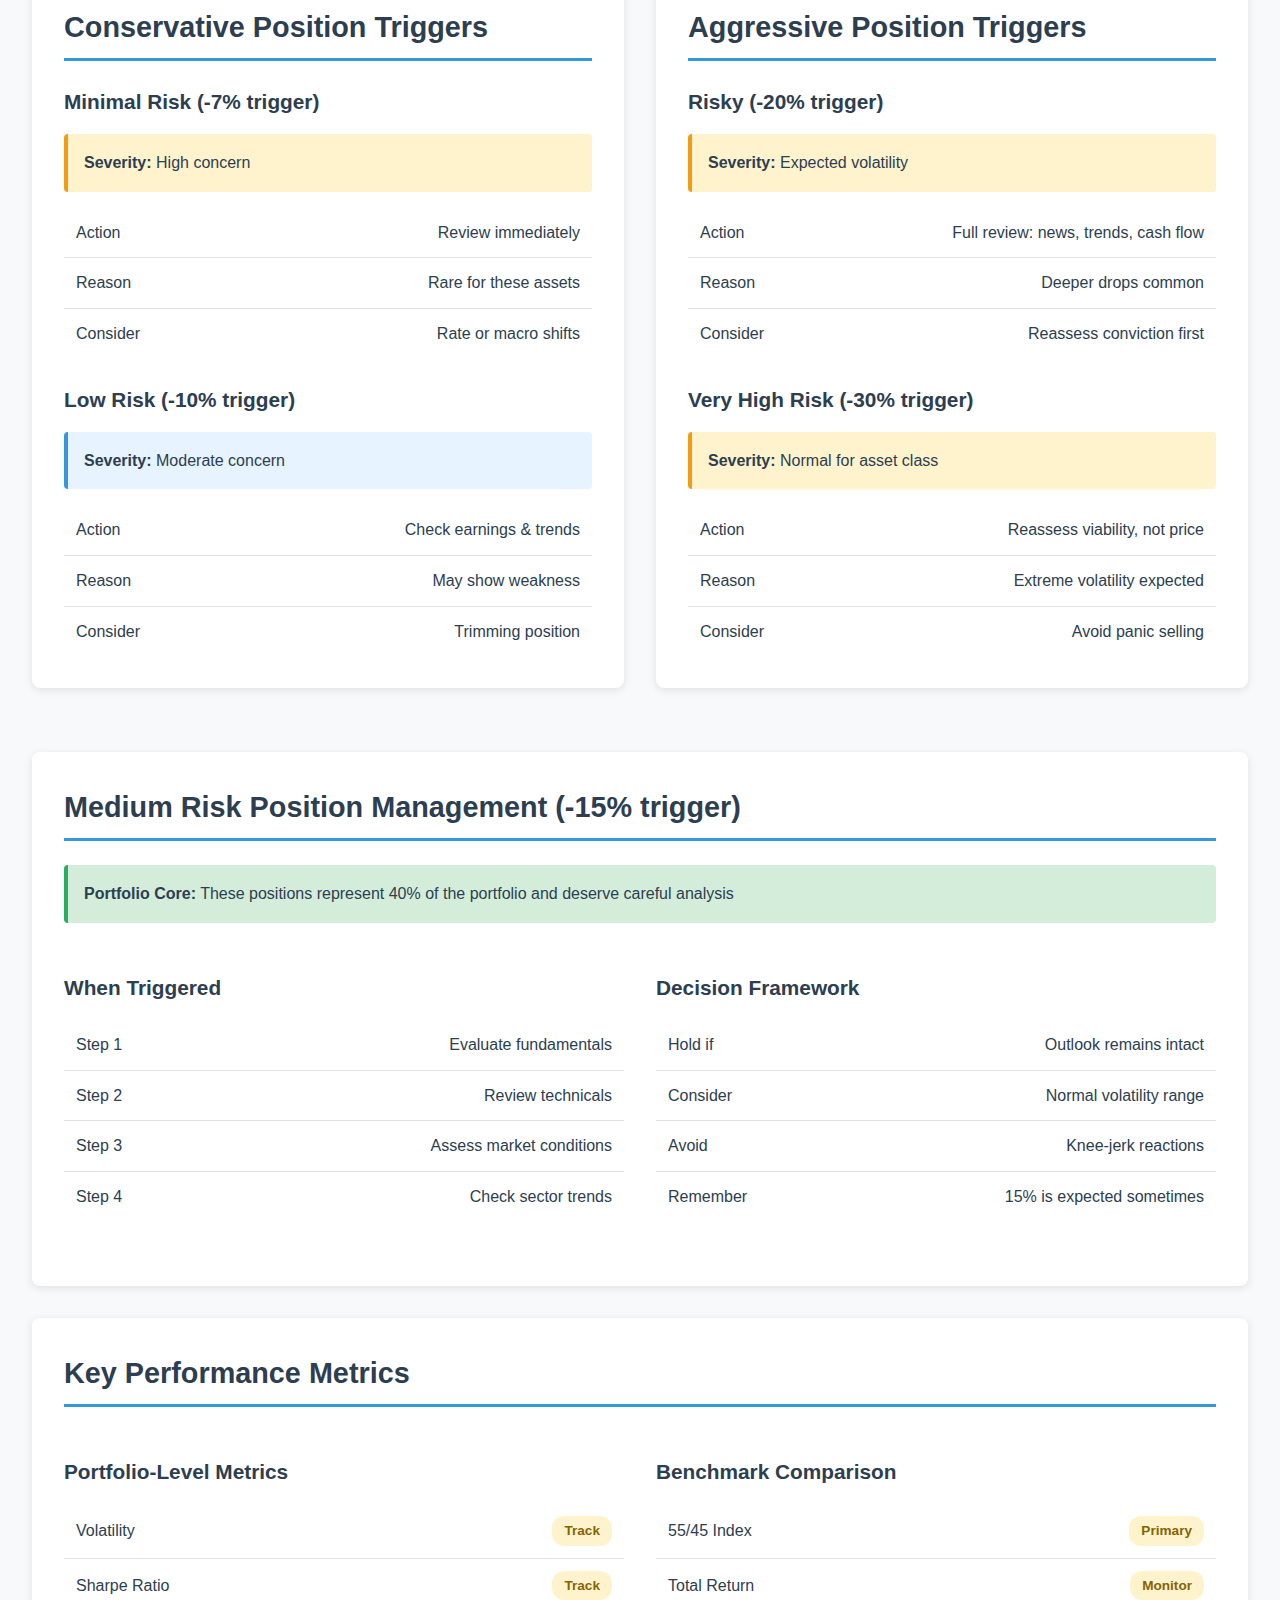
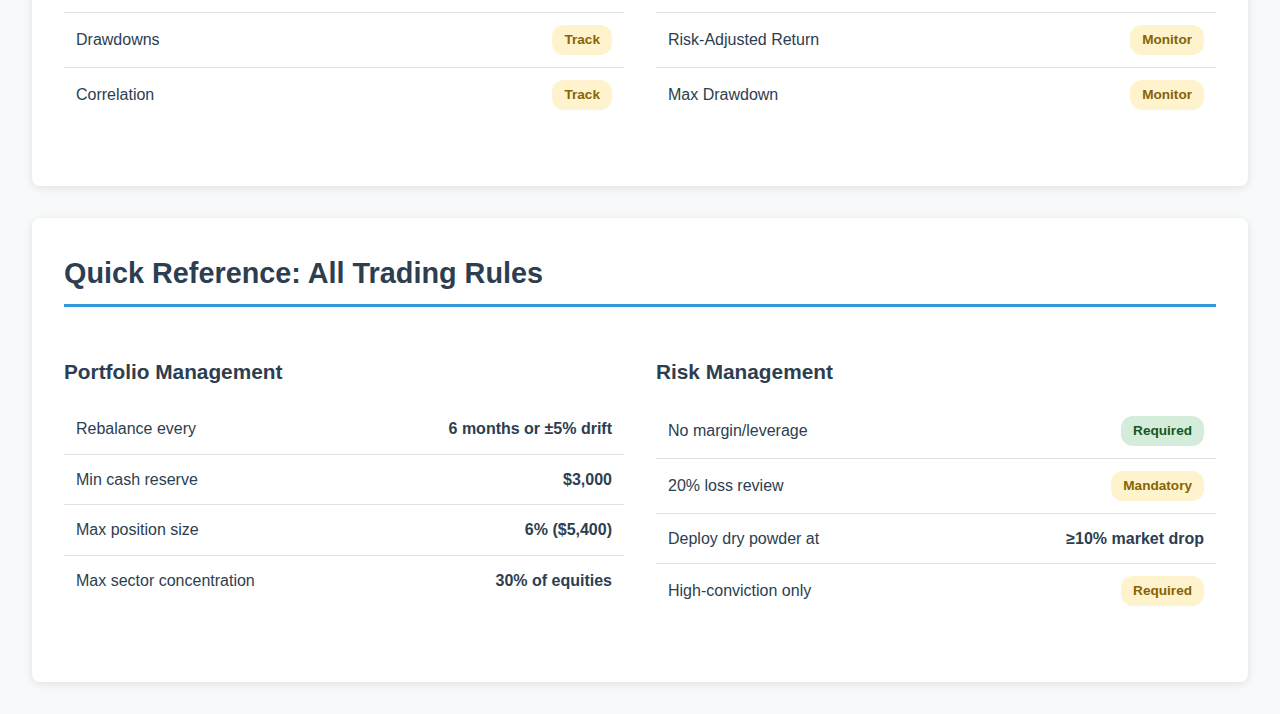
<file: portfolio-website/rules.html>
<!DOCTYPE html>
<html lang="en">
<head>
    <meta charset="UTF-8">
    <meta name="viewport" content="width=device-width, initial-scale=1.0">
    <title>Trading Rules - Portfolio Manager</title>
    <link rel="stylesheet" href="styles.css">
</head>
<body>
    <nav>
        <div class="nav-container">
            <a href="index.html" class="nav-brand">Portfolio Manager</a>
            <ul class="nav-links">
                <li><a href="index.html">Dashboard</a></li>
                <li><a href="equities.html">Equities</a></li>
                <li><a href="allocation.html">Allocation</a></li>
                <li><a href="guidelines.html">Guidelines</a></li>
                <li><a href="risk.html">Risk Analysis</a></li>
                <li><a href="rules.html" class="active">Trading Rules</a></li>
                <li><a href="sectors.html">Sectors</a></li>
                <li><a href="deployment.html">Deployment Plan</a></li>
            </ul>
        </div>
    </nav>

    <div class="container">
        <div class="page-header">
            <h1>Trading Rules & Risk Controls</h1>
            <p>Portfolio management guidelines, rebalancing rules, and risk control triggers</p>
        </div>

        <!-- Quick Reference -->
        <div class="grid grid-3">
            <div class="stat-box primary">
                <div class="stat-label">Rebalancing Frequency</div>
                <div class="stat-value">6 months</div>
                <div class="stat-label">or ±5% drift</div>
            </div>
            <div class="stat-box warning">
                <div class="stat-label">Min Cash Reserve</div>
                <div class="stat-value">$3,000</div>
                <div class="stat-label">Always maintained</div>
            </div>
            <div class="stat-box accent">
                <div class="stat-label">Max Sector Concentration</div>
                <div class="stat-value">30%</div>
                <div class="stat-label">of equities</div>
            </div>
        </div>

        <!-- Rebalancing Rules -->
        <div class="card">
            <h2>Rebalancing Rules</h2>
            <div class="table-container">
                <table>
                    <thead>
                        <tr>
                            <th>Section</th>
                            <th>Rule</th>
                            <th>Explanation (Plain English)</th>
                        </tr>
                    </thead>
                    <tbody>
                        <tr>
                            <td><strong>Rebalancing</strong></td>
                            <td>Every 6 months or ±5% drift</td>
                            <td>Adjust allocations if they stray from target; sell high, buy low</td>
                        </tr>
                        <tr>
                            <td><strong>Rebalancing</strong></td>
                            <td>Use dry powder in dips</td>
                            <td>Deploy part of $10k reserve when markets fall ≥10%</td>
                        </tr>
                    </tbody>
                </table>
            </div>
            <div class="success-box mt-3">
                <strong>Rebalancing Strategy:</strong> Maintain target allocations by periodically selling outperformers and buying underperformers. This enforces "buy low, sell high" discipline.
            </div>
        </div>

        <!-- Dry Powder Management -->
        <div class="card">
            <h2>Dry Powder Management</h2>
            <div class="table-container">
                <table>
                    <thead>
                        <tr>
                            <th>Section</th>
                            <th>Rule</th>
                            <th>Explanation (Plain English)</th>
                        </tr>
                    </thead>
                    <tbody>
                        <tr>
                            <td><strong>Dry Powder</strong></td>
                            <td>Keep $3,000 cash at all times</td>
                            <td>Ensures flexibility</td>
                        </tr>
                        <tr>
                            <td><strong>Dry Powder</strong></td>
                            <td>Use only for high-conviction buys</td>
                            <td>Buy quality assets on sale</td>
                        </tr>
                    </tbody>
                </table>
            </div>
            <div class="info-box mt-3">
                <strong>Total Reserve:</strong> $10,000 dry powder, with minimum $3,000 always maintained for opportunities
            </div>
        </div>

        <!-- Risk Controls -->
        <div class="card">
            <h2>Risk Controls</h2>
            <div class="table-container">
                <table>
                    <thead>
                        <tr>
                            <th>Section</th>
                            <th>Rule</th>
                            <th>Explanation (Plain English)</th>
                        </tr>
                    </thead>
                    <tbody>
                        <tr>
                            <td><strong>Risk Controls</strong></td>
                            <td>20% loss = reassess</td>
                            <td>Review any position down 20%; decide to hold or sell</td>
                        </tr>
                        <tr>
                            <td><strong>Risk Controls</strong></td>
                            <td>No sector >30% of equities</td>
                            <td>Don't over-concentrate in tech or any one sector</td>
                        </tr>
                        <tr>
                            <td><strong>Risk Controls</strong></td>
                            <td>Avoid margin/leverage</td>
                            <td>No borrowing; manage risk through balance, not debt</td>
                        </tr>
                    </tbody>
                </table>
            </div>
            <div class="warning-box mt-3">
                <strong>Note on Sector Strategy:</strong> Develop a more nuanced sector strategy with lower concentration to allow for high-risk equities. Tech shouldn't be treated as one sector - break into subsectors (Semiconductors, Cloud, AI, Software) that aren't 100% correlated.
            </div>
            <div class="info-box mt-3">
                <strong>Action Item:</strong> Research IBKR margin policy to understand available options
            </div>
        </div>

        <!-- Performance Review -->
        <div class="card">
            <h2>Performance Review</h2>
            <div class="table-container">
                <table>
                    <thead>
                        <tr>
                            <th>Section</th>
                            <th>Rule</th>
                            <th>Explanation (Plain English)</th>
                        </tr>
                    </thead>
                    <tbody>
                        <tr>
                            <td><strong>Performance Review</strong></td>
                            <td>Compare to 55/45 index</td>
                            <td>Benchmark your returns vs a medium-risk model</td>
                        </tr>
                        <tr>
                            <td><strong>Performance Review</strong></td>
                            <td>Track key metrics</td>
                            <td>Watch volatility, Sharpe ratio, drawdowns, correlation</td>
                        </tr>
                    </tbody>
                </table>
            </div>
            <div class="success-box mt-3">
                <strong>Benchmark:</strong> Compare portfolio performance against a 55% equity / 45% bond index to assess risk-adjusted returns
            </div>
        </div>

        <!-- Risk Category Reassessment Triggers -->
        <div class="card">
            <h2>Risk Category Reassessment Triggers</h2>
            <p class="text-muted mb-3">Position-specific loss thresholds that trigger a comprehensive review</p>
            <div class="table-container">
                <table>
                    <thead>
                        <tr>
                            <th>Risk Category</th>
                            <th>Reassessment Trigger (%)</th>
                            <th>Action Guideline</th>
                        </tr>
                    </thead>
                    <tbody>
                        <tr>
                            <td><span class="badge minimal-risk">Minimal Risk</span></td>
                            <td>-7%</td>
                            <td>Review fundamentals immediately. Even small losses are rare; may indicate rate or macro shifts.</td>
                        </tr>
                        <tr>
                            <td><span class="badge low-risk">Low Risk</span></td>
                            <td>-10%</td>
                            <td>Check earnings and market trends; consider trimming. Stable sectors like utilities or staples—10% drop can show weakening sentiment.</td>
                        </tr>
                        <tr>
                            <td><span class="badge medium-risk">Medium Risk</span></td>
                            <td>-15%</td>
                            <td>Evaluate fundamentals and technicals; hold if outlook intact. Normal volatility range; reassess before reacting.</td>
                        </tr>
                        <tr>
                            <td><span class="badge risky">Risky</span></td>
                            <td>-20%</td>
                            <td>Full position review: news, sector trends, cash flow. Deeper drops common; reassess conviction before averaging down.</td>
                        </tr>
                        <tr>
                            <td><span class="badge very-high-risk">Very High Risk</span></td>
                            <td>-30%</td>
                            <td>Reassess viability, not just price; avoid panic selling. Extreme volatility expected; ensure fundamentals still valid.</td>
                        </tr>
                    </tbody>
                </table>
            </div>
        </div>

        <!-- Detailed Trigger Guidance -->
        <div class="grid grid-2">
            <div class="card">
                <h2>Conservative Position Triggers</h2>

                <h3>Minimal Risk (-7% trigger)</h3>
                <div class="warning-box">
                    <strong>Severity:</strong> High concern
                </div>
                <ul class="styled-list mt-2">
                    <li><span>Action</span><span>Review immediately</span></li>
                    <li><span>Reason</span><span>Rare for these assets</span></li>
                    <li><span>Consider</span><span>Rate or macro shifts</span></li>
                </ul>

                <h3 class="mt-3">Low Risk (-10% trigger)</h3>
                <div class="info-box">
                    <strong>Severity:</strong> Moderate concern
                </div>
                <ul class="styled-list mt-2">
                    <li><span>Action</span><span>Check earnings & trends</span></li>
                    <li><span>Reason</span><span>May show weakness</span></li>
                    <li><span>Consider</span><span>Trimming position</span></li>
                </ul>
            </div>

            <div class="card">
                <h2>Aggressive Position Triggers</h2>

                <h3>Risky (-20% trigger)</h3>
                <div class="warning-box">
                    <strong>Severity:</strong> Expected volatility
                </div>
                <ul class="styled-list mt-2">
                    <li><span>Action</span><span>Full review: news, trends, cash flow</span></li>
                    <li><span>Reason</span><span>Deeper drops common</span></li>
                    <li><span>Consider</span><span>Reassess conviction first</span></li>
                </ul>

                <h3 class="mt-3">Very High Risk (-30% trigger)</h3>
                <div class="warning-box">
                    <strong>Severity:</strong> Normal for asset class
                </div>
                <ul class="styled-list mt-2">
                    <li><span>Action</span><span>Reassess viability, not price</span></li>
                    <li><span>Reason</span><span>Extreme volatility expected</span></li>
                    <li><span>Consider</span><span>Avoid panic selling</span></li>
                </ul>
            </div>
        </div>

        <!-- Medium Risk Detailed Guidance -->
        <div class="card">
            <h2>Medium Risk Position Management (-15% trigger)</h2>
            <div class="success-box">
                <strong>Portfolio Core:</strong> These positions represent 40% of the portfolio and deserve careful analysis
            </div>
            <div class="grid grid-2 mt-3">
                <div>
                    <h3>When Triggered</h3>
                    <ul class="styled-list">
                        <li><span>Step 1</span><span>Evaluate fundamentals</span></li>
                        <li><span>Step 2</span><span>Review technicals</span></li>
                        <li><span>Step 3</span><span>Assess market conditions</span></li>
                        <li><span>Step 4</span><span>Check sector trends</span></li>
                    </ul>
                </div>
                <div>
                    <h3>Decision Framework</h3>
                    <ul class="styled-list">
                        <li><span>Hold if</span><span>Outlook remains intact</span></li>
                        <li><span>Consider</span><span>Normal volatility range</span></li>
                        <li><span>Avoid</span><span>Knee-jerk reactions</span></li>
                        <li><span>Remember</span><span>15% is expected sometimes</span></li>
                    </ul>
                </div>
            </div>
        </div>

        <!-- Key Metrics to Track -->
        <div class="card">
            <h2>Key Performance Metrics</h2>
            <div class="grid grid-2">
                <div>
                    <h3>Portfolio-Level Metrics</h3>
                    <ul class="styled-list">
                        <li>
                            <span>Volatility</span>
                            <span class="badge medium-risk">Track</span>
                        </li>
                        <li>
                            <span>Sharpe Ratio</span>
                            <span class="badge medium-risk">Track</span>
                        </li>
                        <li>
                            <span>Drawdowns</span>
                            <span class="badge medium-risk">Track</span>
                        </li>
                        <li>
                            <span>Correlation</span>
                            <span class="badge medium-risk">Track</span>
                        </li>
                    </ul>
                </div>
                <div>
                    <h3>Benchmark Comparison</h3>
                    <ul class="styled-list">
                        <li>
                            <span>55/45 Index</span>
                            <span class="badge medium-risk">Primary</span>
                        </li>
                        <li>
                            <span>Total Return</span>
                            <span class="badge medium-risk">Monitor</span>
                        </li>
                        <li>
                            <span>Risk-Adjusted Return</span>
                            <span class="badge medium-risk">Monitor</span>
                        </li>
                        <li>
                            <span>Max Drawdown</span>
                            <span class="badge medium-risk">Monitor</span>
                        </li>
                    </ul>
                </div>
            </div>
        </div>

        <!-- Summary of All Rules -->
        <div class="card">
            <h2>Quick Reference: All Trading Rules</h2>
            <div class="grid grid-2">
                <div>
                    <h3>Portfolio Management</h3>
                    <ul class="styled-list">
                        <li><span>Rebalance every</span><span class="fw-bold">6 months or ±5% drift</span></li>
                        <li><span>Min cash reserve</span><span class="fw-bold">$3,000</span></li>
                        <li><span>Max position size</span><span class="fw-bold">6% ($5,400)</span></li>
                        <li><span>Max sector concentration</span><span class="fw-bold">30% of equities</span></li>
                    </ul>
                </div>
                <div>
                    <h3>Risk Management</h3>
                    <ul class="styled-list">
                        <li><span>No margin/leverage</span><span class="badge low-risk">Required</span></li>
                        <li><span>20% loss review</span><span class="badge medium-risk">Mandatory</span></li>
                        <li><span>Deploy dry powder at</span><span class="fw-bold">≥10% market drop</span></li>
                        <li><span>High-conviction only</span><span class="badge medium-risk">Required</span></li>
                    </ul>
                </div>
            </div>
        </div>
    </div>
</body>
</html>
</file>
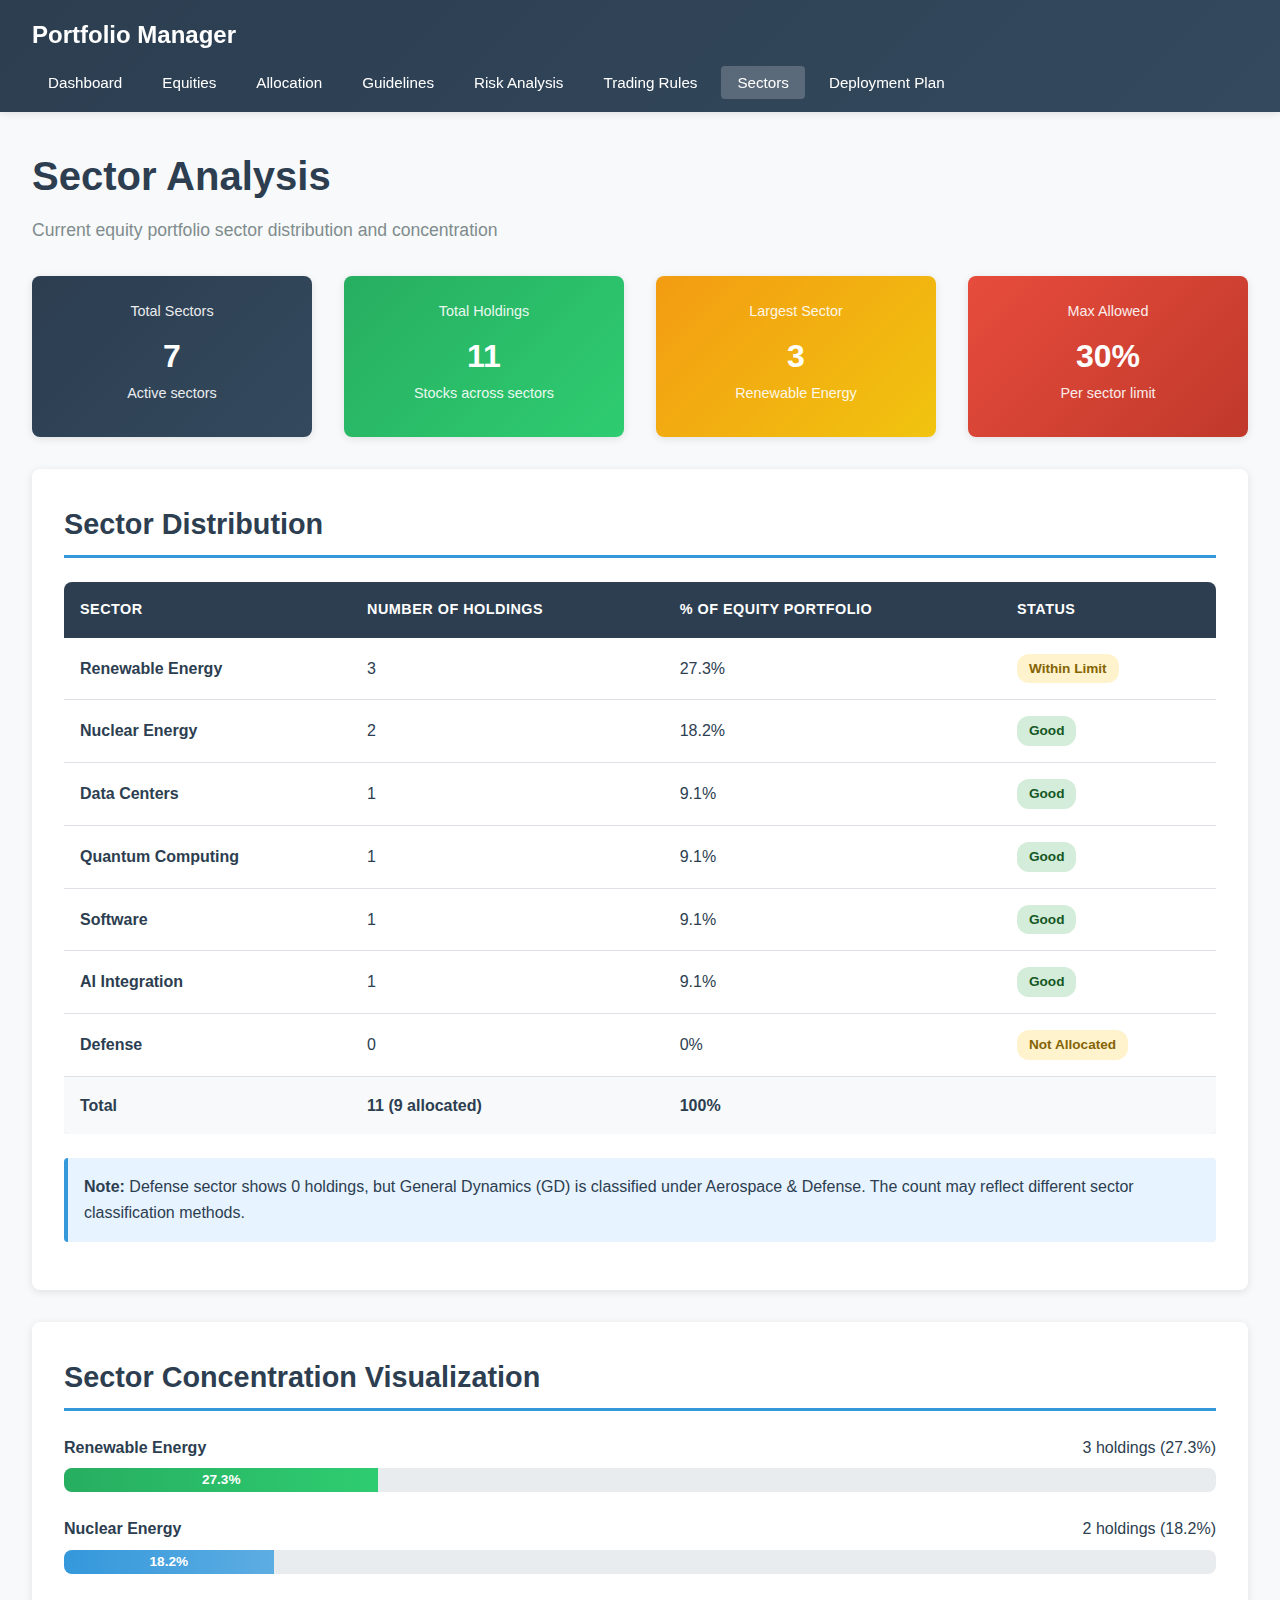
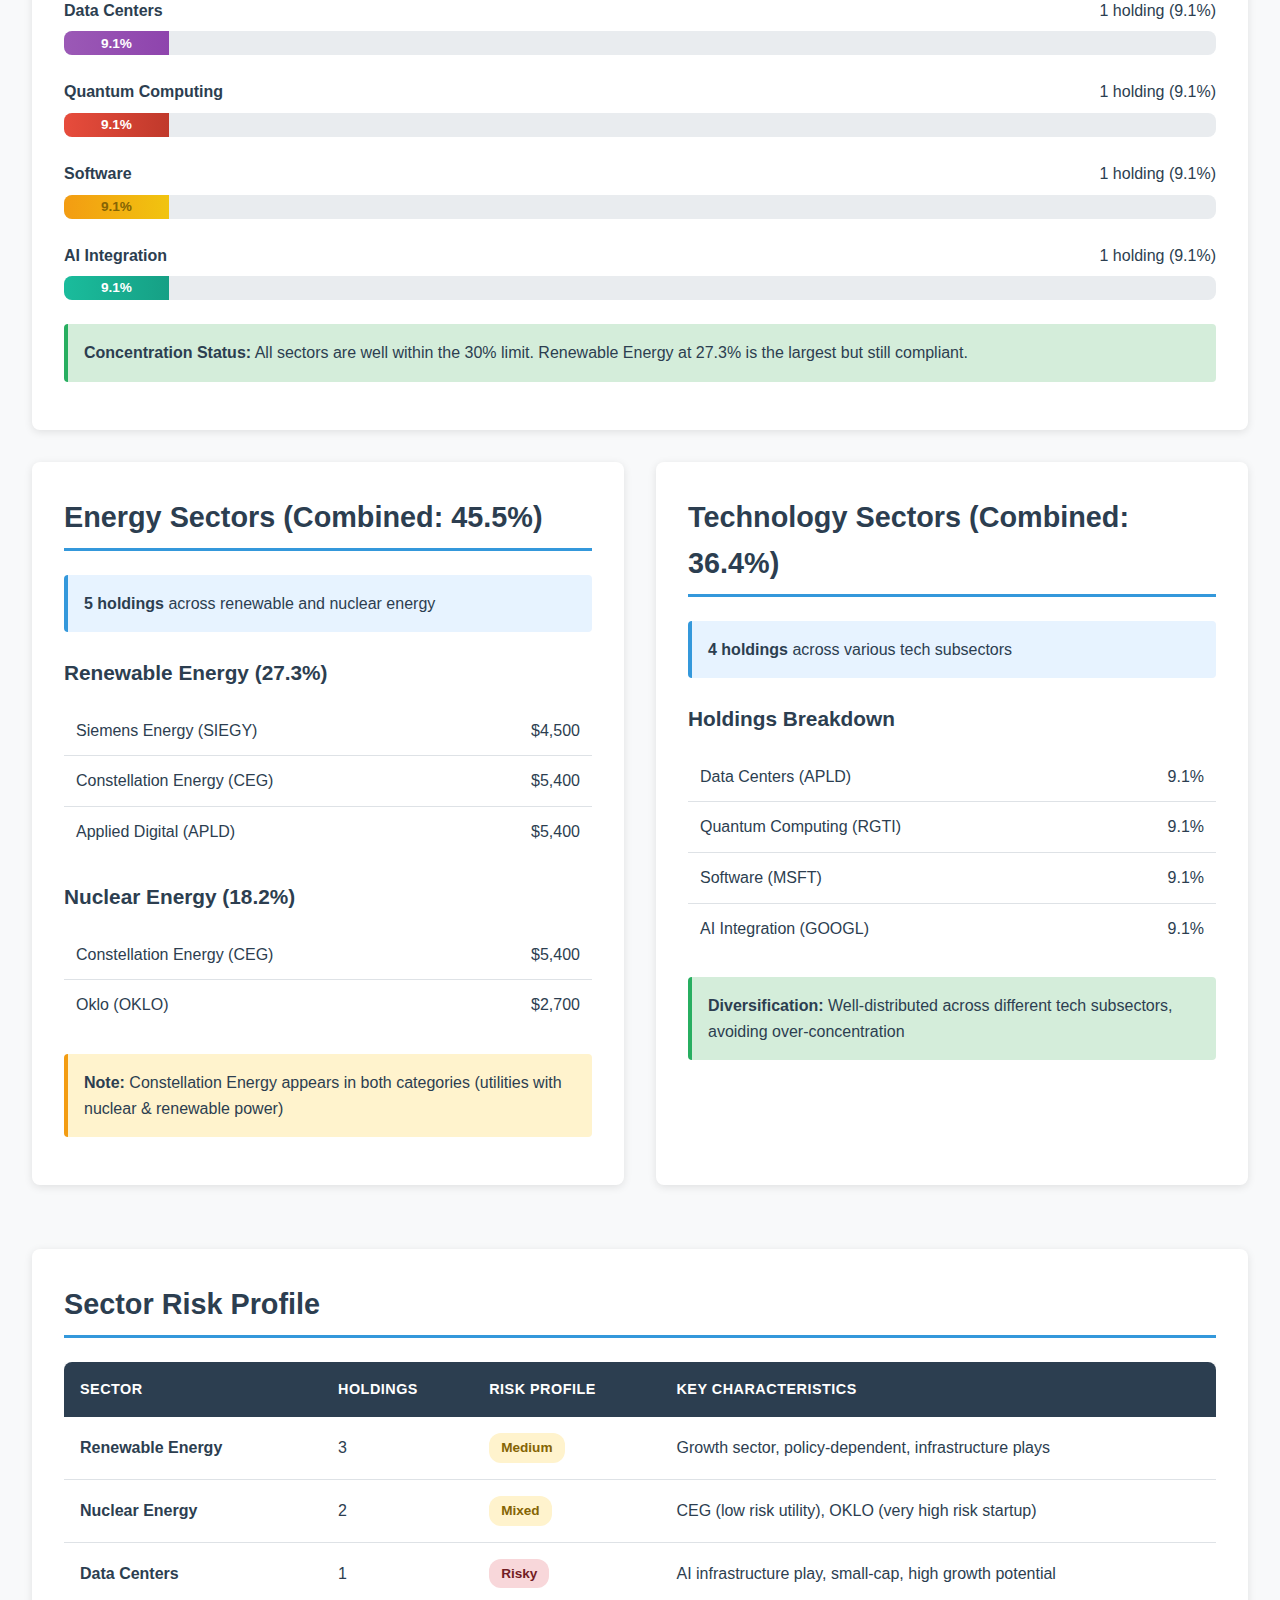
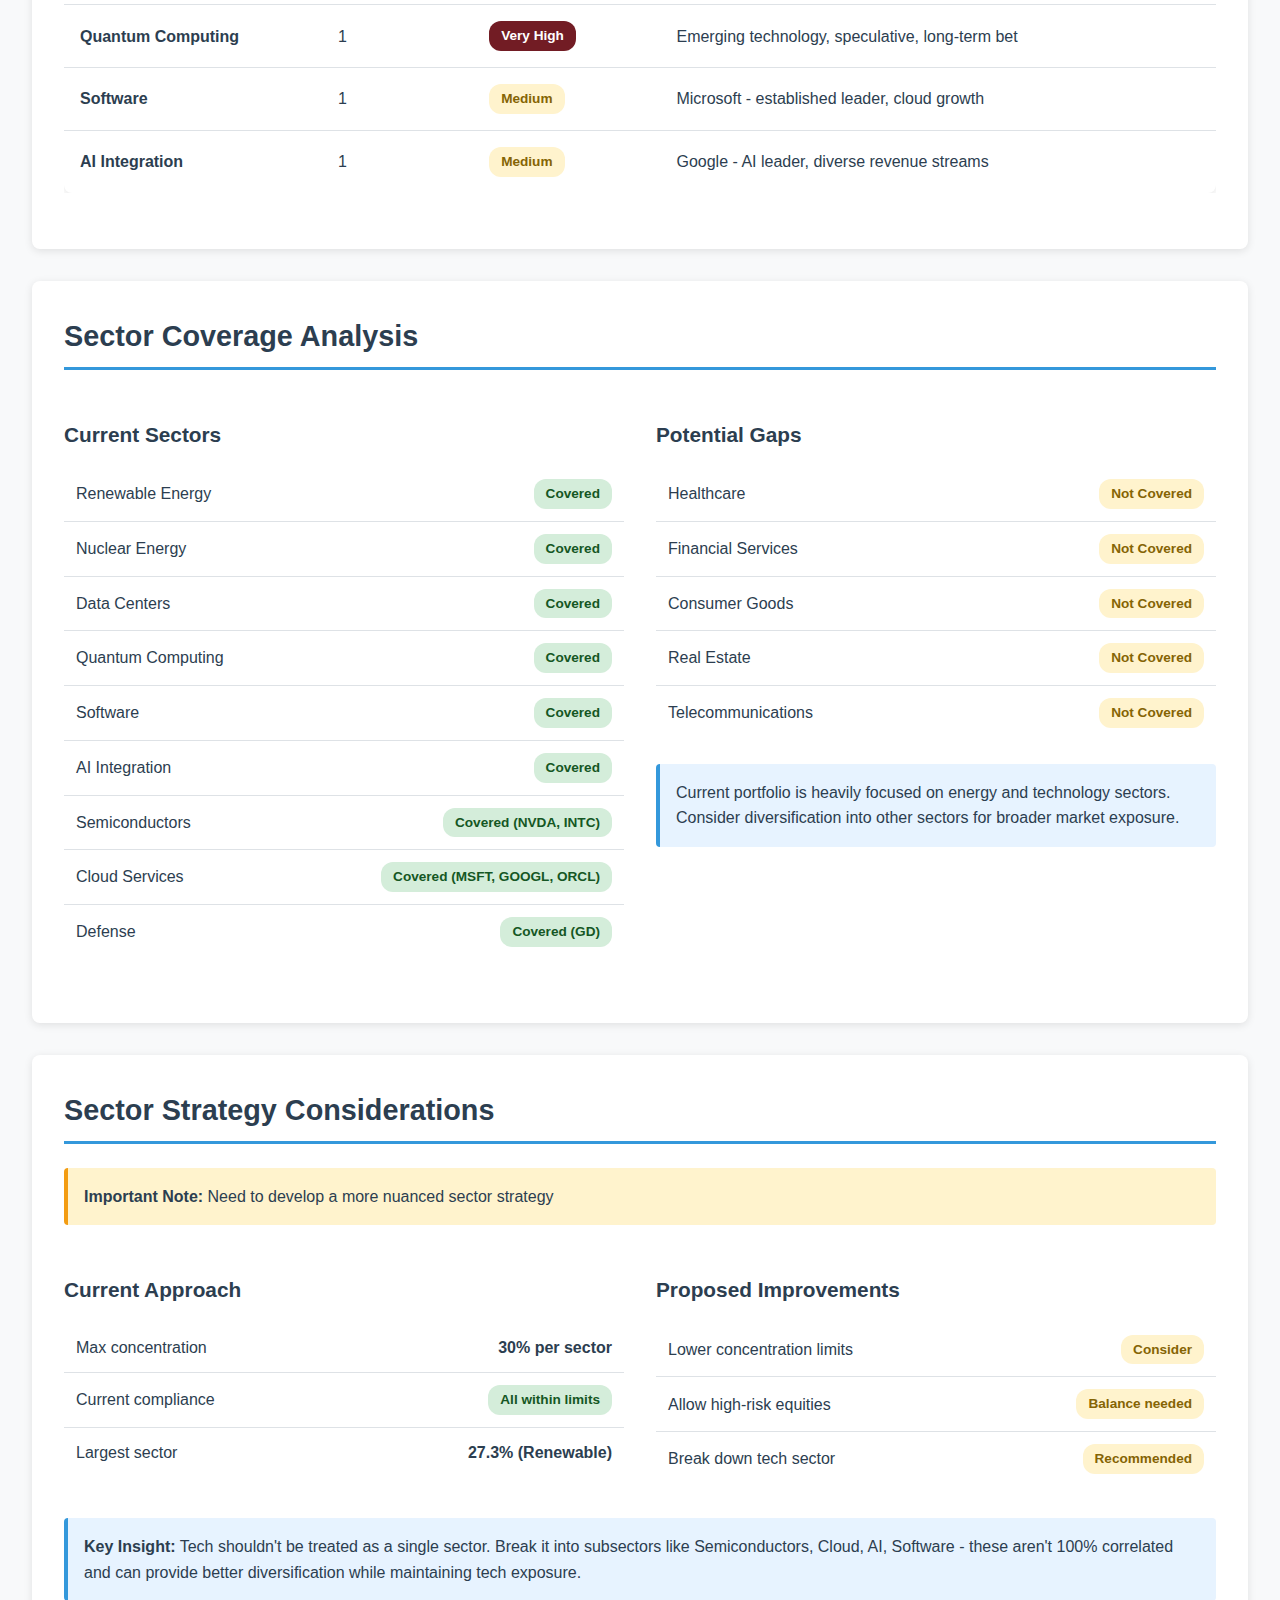
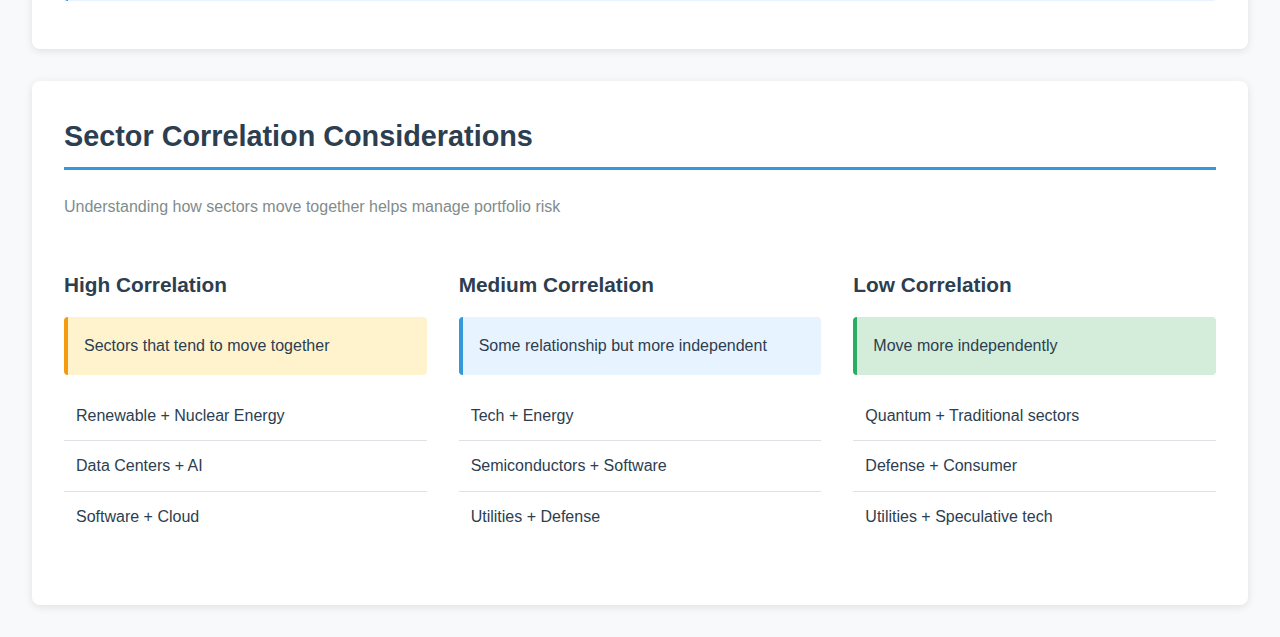
<file: portfolio-website/sectors.html>
<!DOCTYPE html>
<html lang="en">
<head>
    <meta charset="UTF-8">
    <meta name="viewport" content="width=device-width, initial-scale=1.0">
    <title>Sector Analysis - Portfolio Manager</title>
    <link rel="stylesheet" href="styles.css">
</head>
<body>
    <nav>
        <div class="nav-container">
            <a href="index.html" class="nav-brand">Portfolio Manager</a>
            <ul class="nav-links">
                <li><a href="index.html">Dashboard</a></li>
                <li><a href="equities.html">Equities</a></li>
                <li><a href="allocation.html">Allocation</a></li>
                <li><a href="guidelines.html">Guidelines</a></li>
                <li><a href="risk.html">Risk Analysis</a></li>
                <li><a href="rules.html">Trading Rules</a></li>
                <li><a href="sectors.html" class="active">Sectors</a></li>
                <li><a href="deployment.html">Deployment Plan</a></li>
            </ul>
        </div>
    </nav>

    <div class="container">
        <div class="page-header">
            <h1>Sector Analysis</h1>
            <p>Current equity portfolio sector distribution and concentration</p>
        </div>

        <!-- Sector Overview -->
        <div class="grid grid-4">
            <div class="stat-box primary">
                <div class="stat-label">Total Sectors</div>
                <div class="stat-value">7</div>
                <div class="stat-label">Active sectors</div>
            </div>
            <div class="stat-box success">
                <div class="stat-label">Total Holdings</div>
                <div class="stat-value">11</div>
                <div class="stat-label">Stocks across sectors</div>
            </div>
            <div class="stat-box warning">
                <div class="stat-label">Largest Sector</div>
                <div class="stat-value">3</div>
                <div class="stat-label">Renewable Energy</div>
            </div>
            <div class="stat-box accent">
                <div class="stat-label">Max Allowed</div>
                <div class="stat-value">30%</div>
                <div class="stat-label">Per sector limit</div>
            </div>
        </div>

        <!-- Sector Distribution Table -->
        <div class="card">
            <h2>Sector Distribution</h2>
            <div class="table-container">
                <table>
                    <thead>
                        <tr>
                            <th>Sector</th>
                            <th>Number of Holdings</th>
                            <th>% of Equity Portfolio</th>
                            <th>Status</th>
                        </tr>
                    </thead>
                    <tbody>
                        <tr>
                            <td><strong>Renewable Energy</strong></td>
                            <td>3</td>
                            <td>27.3%</td>
                            <td><span class="badge medium-risk">Within Limit</span></td>
                        </tr>
                        <tr>
                            <td><strong>Nuclear Energy</strong></td>
                            <td>2</td>
                            <td>18.2%</td>
                            <td><span class="badge low-risk">Good</span></td>
                        </tr>
                        <tr>
                            <td><strong>Data Centers</strong></td>
                            <td>1</td>
                            <td>9.1%</td>
                            <td><span class="badge low-risk">Good</span></td>
                        </tr>
                        <tr>
                            <td><strong>Quantum Computing</strong></td>
                            <td>1</td>
                            <td>9.1%</td>
                            <td><span class="badge low-risk">Good</span></td>
                        </tr>
                        <tr>
                            <td><strong>Software</strong></td>
                            <td>1</td>
                            <td>9.1%</td>
                            <td><span class="badge low-risk">Good</span></td>
                        </tr>
                        <tr>
                            <td><strong>AI Integration</strong></td>
                            <td>1</td>
                            <td>9.1%</td>
                            <td><span class="badge low-risk">Good</span></td>
                        </tr>
                        <tr>
                            <td><strong>Defense</strong></td>
                            <td>0</td>
                            <td>0%</td>
                            <td><span class="badge pending">Not Allocated</span></td>
                        </tr>
                        <tr class="table-footer">
                            <td><strong>Total</strong></td>
                            <td><strong>11 (9 allocated)</strong></td>
                            <td><strong>100%</strong></td>
                            <td></td>
                        </tr>
                    </tbody>
                </table>
            </div>
            <div class="info-box mt-3">
                <strong>Note:</strong> Defense sector shows 0 holdings, but General Dynamics (GD) is classified under Aerospace & Defense. The count may reflect different sector classification methods.
            </div>
        </div>

        <!-- Visual Sector Breakdown -->
        <div class="card">
            <h2>Sector Concentration Visualization</h2>
            <div style="margin-top: 1.5rem;">
                <div class="mb-3">
                    <div style="display: flex; justify-content: space-between; align-items: center; margin-bottom: 0.5rem;">
                        <strong>Renewable Energy</strong>
                        <span>3 holdings (27.3%)</span>
                    </div>
                    <div class="progress-bar">
                        <div class="progress-fill" style="width: 27.3%; background: linear-gradient(90deg, #27ae60, #2ecc71);">27.3%</div>
                    </div>
                </div>
                <div class="mb-3">
                    <div style="display: flex; justify-content: space-between; align-items: center; margin-bottom: 0.5rem;">
                        <strong>Nuclear Energy</strong>
                        <span>2 holdings (18.2%)</span>
                    </div>
                    <div class="progress-bar">
                        <div class="progress-fill" style="width: 18.2%; background: linear-gradient(90deg, #3498db, #5dade2);">18.2%</div>
                    </div>
                </div>
                <div class="mb-3">
                    <div style="display: flex; justify-content: space-between; align-items: center; margin-bottom: 0.5rem;">
                        <strong>Data Centers</strong>
                        <span>1 holding (9.1%)</span>
                    </div>
                    <div class="progress-bar">
                        <div class="progress-fill" style="width: 9.1%; background: linear-gradient(90deg, #9b59b6, #8e44ad);">9.1%</div>
                    </div>
                </div>
                <div class="mb-3">
                    <div style="display: flex; justify-content: space-between; align-items: center; margin-bottom: 0.5rem;">
                        <strong>Quantum Computing</strong>
                        <span>1 holding (9.1%)</span>
                    </div>
                    <div class="progress-bar">
                        <div class="progress-fill" style="width: 9.1%; background: linear-gradient(90deg, #e74c3c, #c0392b);">9.1%</div>
                    </div>
                </div>
                <div class="mb-3">
                    <div style="display: flex; justify-content: space-between; align-items: center; margin-bottom: 0.5rem;">
                        <strong>Software</strong>
                        <span>1 holding (9.1%)</span>
                    </div>
                    <div class="progress-bar">
                        <div class="progress-fill" style="width: 9.1%; background: linear-gradient(90deg, #f39c12, #f1c40f); color: #856404;">9.1%</div>
                    </div>
                </div>
                <div class="mb-3">
                    <div style="display: flex; justify-content: space-between; align-items: center; margin-bottom: 0.5rem;">
                        <strong>AI Integration</strong>
                        <span>1 holding (9.1%)</span>
                    </div>
                    <div class="progress-bar">
                        <div class="progress-fill" style="width: 9.1%; background: linear-gradient(90deg, #1abc9c, #16a085);">9.1%</div>
                    </div>
                </div>
            </div>
            <div class="success-box mt-3">
                <strong>Concentration Status:</strong> All sectors are well within the 30% limit. Renewable Energy at 27.3% is the largest but still compliant.
            </div>
        </div>

        <!-- Sector Details -->
        <div class="grid grid-2">
            <div class="card">
                <h2>Energy Sectors (Combined: 45.5%)</h2>
                <div class="info-box">
                    <strong>5 holdings</strong> across renewable and nuclear energy
                </div>

                <h3 class="mt-3">Renewable Energy (27.3%)</h3>
                <ul class="styled-list">
                    <li>
                        <span>Siemens Energy (SIEGY)</span>
                        <span>$4,500</span>
                    </li>
                    <li>
                        <span>Constellation Energy (CEG)</span>
                        <span>$5,400</span>
                    </li>
                    <li>
                        <span>Applied Digital (APLD)</span>
                        <span>$5,400</span>
                    </li>
                </ul>

                <h3 class="mt-3">Nuclear Energy (18.2%)</h3>
                <ul class="styled-list">
                    <li>
                        <span>Constellation Energy (CEG)</span>
                        <span>$5,400</span>
                    </li>
                    <li>
                        <span>Oklo (OKLO)</span>
                        <span>$2,700</span>
                    </li>
                </ul>
                <div class="warning-box mt-3">
                    <strong>Note:</strong> Constellation Energy appears in both categories (utilities with nuclear & renewable power)
                </div>
            </div>

            <div class="card">
                <h2>Technology Sectors (Combined: 36.4%)</h2>
                <div class="info-box">
                    <strong>4 holdings</strong> across various tech subsectors
                </div>

                <h3 class="mt-3">Holdings Breakdown</h3>
                <ul class="styled-list">
                    <li>
                        <span>Data Centers (APLD)</span>
                        <span>9.1%</span>
                    </li>
                    <li>
                        <span>Quantum Computing (RGTI)</span>
                        <span>9.1%</span>
                    </li>
                    <li>
                        <span>Software (MSFT)</span>
                        <span>9.1%</span>
                    </li>
                    <li>
                        <span>AI Integration (GOOGL)</span>
                        <span>9.1%</span>
                    </li>
                </ul>
                <div class="success-box mt-3">
                    <strong>Diversification:</strong> Well-distributed across different tech subsectors, avoiding over-concentration
                </div>
            </div>
        </div>

        <!-- Sector Risk Analysis -->
        <div class="card">
            <h2>Sector Risk Profile</h2>
            <div class="table-container">
                <table>
                    <thead>
                        <tr>
                            <th>Sector</th>
                            <th>Holdings</th>
                            <th>Risk Profile</th>
                            <th>Key Characteristics</th>
                        </tr>
                    </thead>
                    <tbody>
                        <tr>
                            <td><strong>Renewable Energy</strong></td>
                            <td>3</td>
                            <td><span class="badge medium-risk">Medium</span></td>
                            <td>Growth sector, policy-dependent, infrastructure plays</td>
                        </tr>
                        <tr>
                            <td><strong>Nuclear Energy</strong></td>
                            <td>2</td>
                            <td><span class="badge medium-risk">Mixed</span></td>
                            <td>CEG (low risk utility), OKLO (very high risk startup)</td>
                        </tr>
                        <tr>
                            <td><strong>Data Centers</strong></td>
                            <td>1</td>
                            <td><span class="badge risky">Risky</span></td>
                            <td>AI infrastructure play, small-cap, high growth potential</td>
                        </tr>
                        <tr>
                            <td><strong>Quantum Computing</strong></td>
                            <td>1</td>
                            <td><span class="badge very-high-risk">Very High</span></td>
                            <td>Emerging technology, speculative, long-term bet</td>
                        </tr>
                        <tr>
                            <td><strong>Software</strong></td>
                            <td>1</td>
                            <td><span class="badge medium-risk">Medium</span></td>
                            <td>Microsoft - established leader, cloud growth</td>
                        </tr>
                        <tr>
                            <td><strong>AI Integration</strong></td>
                            <td>1</td>
                            <td><span class="badge medium-risk">Medium</span></td>
                            <td>Google - AI leader, diverse revenue streams</td>
                        </tr>
                    </tbody>
                </table>
            </div>
        </div>

        <!-- Missing Sectors & Opportunities -->
        <div class="card">
            <h2>Sector Coverage Analysis</h2>
            <div class="grid grid-2">
                <div>
                    <h3>Current Sectors</h3>
                    <ul class="styled-list">
                        <li><span>Renewable Energy</span><span class="badge completed">Covered</span></li>
                        <li><span>Nuclear Energy</span><span class="badge completed">Covered</span></li>
                        <li><span>Data Centers</span><span class="badge completed">Covered</span></li>
                        <li><span>Quantum Computing</span><span class="badge completed">Covered</span></li>
                        <li><span>Software</span><span class="badge completed">Covered</span></li>
                        <li><span>AI Integration</span><span class="badge completed">Covered</span></li>
                        <li><span>Semiconductors</span><span class="badge completed">Covered (NVDA, INTC)</span></li>
                        <li><span>Cloud Services</span><span class="badge completed">Covered (MSFT, GOOGL, ORCL)</span></li>
                        <li><span>Defense</span><span class="badge completed">Covered (GD)</span></li>
                    </ul>
                </div>
                <div>
                    <h3>Potential Gaps</h3>
                    <ul class="styled-list">
                        <li><span>Healthcare</span><span class="badge pending">Not Covered</span></li>
                        <li><span>Financial Services</span><span class="badge pending">Not Covered</span></li>
                        <li><span>Consumer Goods</span><span class="badge pending">Not Covered</span></li>
                        <li><span>Real Estate</span><span class="badge pending">Not Covered</span></li>
                        <li><span>Telecommunications</span><span class="badge pending">Not Covered</span></li>
                    </ul>
                    <div class="info-box mt-3">
                        Current portfolio is heavily focused on energy and technology sectors. Consider diversification into other sectors for broader market exposure.
                    </div>
                </div>
            </div>
        </div>

        <!-- Sector Strategy Notes -->
        <div class="card">
            <h2>Sector Strategy Considerations</h2>
            <div class="warning-box">
                <strong>Important Note:</strong> Need to develop a more nuanced sector strategy
            </div>
            <div class="grid grid-2 mt-3">
                <div>
                    <h3>Current Approach</h3>
                    <ul class="styled-list">
                        <li><span>Max concentration</span><span class="fw-bold">30% per sector</span></li>
                        <li><span>Current compliance</span><span class="badge low-risk">All within limits</span></li>
                        <li><span>Largest sector</span><span class="fw-bold">27.3% (Renewable)</span></li>
                    </ul>
                </div>
                <div>
                    <h3>Proposed Improvements</h3>
                    <ul class="styled-list">
                        <li><span>Lower concentration limits</span><span class="badge pending">Consider</span></li>
                        <li><span>Allow high-risk equities</span><span class="badge pending">Balance needed</span></li>
                        <li><span>Break down tech sector</span><span class="badge pending">Recommended</span></li>
                    </ul>
                </div>
            </div>
            <div class="info-box mt-3">
                <strong>Key Insight:</strong> Tech shouldn't be treated as a single sector. Break it into subsectors like Semiconductors, Cloud, AI, Software - these aren't 100% correlated and can provide better diversification while maintaining tech exposure.
            </div>
        </div>

        <!-- Sector Correlation -->
        <div class="card">
            <h2>Sector Correlation Considerations</h2>
            <p class="text-muted mb-3">Understanding how sectors move together helps manage portfolio risk</p>

            <div class="grid grid-3">
                <div>
                    <h3>High Correlation</h3>
                    <div class="warning-box">
                        Sectors that tend to move together
                    </div>
                    <ul class="styled-list mt-2">
                        <li><span>Renewable + Nuclear Energy</span></li>
                        <li><span>Data Centers + AI</span></li>
                        <li><span>Software + Cloud</span></li>
                    </ul>
                </div>
                <div>
                    <h3>Medium Correlation</h3>
                    <div class="info-box">
                        Some relationship but more independent
                    </div>
                    <ul class="styled-list mt-2">
                        <li><span>Tech + Energy</span></li>
                        <li><span>Semiconductors + Software</span></li>
                        <li><span>Utilities + Defense</span></li>
                    </ul>
                </div>
                <div>
                    <h3>Low Correlation</h3>
                    <div class="success-box">
                        Move more independently
                    </div>
                    <ul class="styled-list mt-2">
                        <li><span>Quantum + Traditional sectors</span></li>
                        <li><span>Defense + Consumer</span></li>
                        <li><span>Utilities + Speculative tech</span></li>
                    </ul>
                </div>
            </div>
        </div>
    </div>
</body>
</html>
</file>
<file: portfolio-website/styles.css>
/* Reset and Base Styles */
* {
    margin: 0;
    padding: 0;
    box-sizing: border-box;
}

:root {
    --primary-color: #2c3e50;
    --secondary-color: #3498db;
    --accent-color: #e74c3c;
    --success-color: #27ae60;
    --warning-color: #f39c12;
    --bg-color: #f8f9fa;
    --card-bg: #ffffff;
    --text-primary: #2c3e50;
    --text-secondary: #7f8c8d;
    --border-color: #dee2e6;
    --shadow: 0 2px 8px rgba(0, 0, 0, 0.1);
    --shadow-hover: 0 4px 16px rgba(0, 0, 0, 0.15);
}

body {
    font-family: -apple-system, BlinkMacSystemFont, 'Segoe UI', Roboto, Oxygen, Ubuntu, Cantarell, sans-serif;
    line-height: 1.6;
    color: var(--text-primary);
    background-color: var(--bg-color);
}

/* Navigation */
nav {
    background: linear-gradient(135deg, var(--primary-color) 0%, #34495e 100%);
    padding: 1rem 0;
    box-shadow: var(--shadow);
    position: sticky;
    top: 0;
    z-index: 1000;
}

.nav-container {
    max-width: 1400px;
    margin: 0 auto;
    padding: 0 2rem;
}

.nav-brand {
    color: white;
    font-size: 1.5rem;
    font-weight: 700;
    text-decoration: none;
    display: inline-block;
    margin-bottom: 1rem;
}

.nav-links {
    display: flex;
    flex-wrap: wrap;
    gap: 0.5rem;
    list-style: none;
}

.nav-links a {
    color: white;
    text-decoration: none;
    padding: 0.5rem 1rem;
    border-radius: 4px;
    transition: background-color 0.3s ease;
    font-size: 0.95rem;
}

.nav-links a:hover,
.nav-links a.active {
    background-color: rgba(255, 255, 255, 0.2);
}

/* Container */
.container {
    max-width: 1400px;
    margin: 2rem auto;
    padding: 0 2rem;
}

/* Header */
.page-header {
    margin-bottom: 2rem;
}

.page-header h1 {
    font-size: 2.5rem;
    color: var(--primary-color);
    margin-bottom: 0.5rem;
}

.page-header p {
    color: var(--text-secondary);
    font-size: 1.1rem;
}

/* Cards */
.card {
    background: var(--card-bg);
    border-radius: 8px;
    padding: 2rem;
    margin-bottom: 2rem;
    box-shadow: var(--shadow);
    transition: box-shadow 0.3s ease;
}

.card:hover {
    box-shadow: var(--shadow-hover);
}

.card h2 {
    color: var(--primary-color);
    margin-bottom: 1.5rem;
    font-size: 1.8rem;
    border-bottom: 3px solid var(--secondary-color);
    padding-bottom: 0.5rem;
}

.card h3 {
    color: var(--primary-color);
    margin: 1.5rem 0 1rem 0;
    font-size: 1.3rem;
}

/* Grid Layouts */
.grid {
    display: grid;
    gap: 2rem;
    margin-bottom: 2rem;
}

.grid-2 {
    grid-template-columns: repeat(auto-fit, minmax(300px, 1fr));
}

.grid-3 {
    grid-template-columns: repeat(auto-fit, minmax(250px, 1fr));
}

.grid-4 {
    grid-template-columns: repeat(auto-fit, minmax(200px, 1fr));
}

/* Stat Boxes */
.stat-box {
    background: linear-gradient(135deg, var(--secondary-color), #5dade2);
    color: white;
    padding: 1.5rem;
    border-radius: 8px;
    text-align: center;
    box-shadow: var(--shadow);
}

.stat-box.primary {
    background: linear-gradient(135deg, var(--primary-color), #34495e);
}

.stat-box.success {
    background: linear-gradient(135deg, var(--success-color), #2ecc71);
}

.stat-box.warning {
    background: linear-gradient(135deg, var(--warning-color), #f1c40f);
}

.stat-box.accent {
    background: linear-gradient(135deg, var(--accent-color), #c0392b);
}

.stat-label {
    font-size: 0.9rem;
    opacity: 0.9;
    margin-bottom: 0.5rem;
}

.stat-value {
    font-size: 2rem;
    font-weight: 700;
}

/* Tables */
.table-container {
    overflow-x: auto;
    margin: 1.5rem 0;
}

table {
    width: 100%;
    border-collapse: collapse;
    background: white;
    border-radius: 8px;
    overflow: hidden;
    box-shadow: var(--shadow);
}

thead {
    background: var(--primary-color);
    color: white;
}

th {
    padding: 1rem;
    text-align: left;
    font-weight: 600;
    font-size: 0.9rem;
    text-transform: uppercase;
    letter-spacing: 0.5px;
}

td {
    padding: 1rem;
    border-bottom: 1px solid var(--border-color);
}

tbody tr:hover {
    background-color: #f8f9fa;
}

tbody tr:last-child td {
    border-bottom: none;
}

.table-footer {
    background-color: #f8f9fa;
    font-weight: 600;
}

/* Badges */
.badge {
    display: inline-block;
    padding: 0.25rem 0.75rem;
    border-radius: 12px;
    font-size: 0.85rem;
    font-weight: 600;
    text-align: center;
}

.badge.low-risk {
    background-color: #d4edda;
    color: #155724;
}

.badge.medium-risk {
    background-color: #fff3cd;
    color: #856404;
}

.badge.risky {
    background-color: #f8d7da;
    color: #721c24;
}

.badge.very-high-risk {
    background-color: #721c24;
    color: white;
}

.badge.minimal-risk {
    background-color: #d1ecf1;
    color: #0c5460;
}

.badge.completed {
    background-color: #d4edda;
    color: #155724;
}

.badge.pending {
    background-color: #fff3cd;
    color: #856404;
}

/* Info Boxes */
.info-box {
    background-color: #e7f3ff;
    border-left: 4px solid var(--secondary-color);
    padding: 1rem;
    margin: 1rem 0;
    border-radius: 4px;
}

.warning-box {
    background-color: #fff3cd;
    border-left: 4px solid var(--warning-color);
    padding: 1rem;
    margin: 1rem 0;
    border-radius: 4px;
}

.success-box {
    background-color: #d4edda;
    border-left: 4px solid var(--success-color);
    padding: 1rem;
    margin: 1rem 0;
    border-radius: 4px;
}

/* Lists */
.styled-list {
    list-style: none;
    padding: 0;
}

.styled-list li {
    padding: 0.75rem;
    border-bottom: 1px solid var(--border-color);
    display: flex;
    justify-content: space-between;
    align-items: center;
}

.styled-list li:last-child {
    border-bottom: none;
}

.styled-list li:hover {
    background-color: #f8f9fa;
}

/* Progress Bar */
.progress-bar {
    background-color: #e9ecef;
    border-radius: 8px;
    height: 24px;
    overflow: hidden;
    margin: 0.5rem 0;
}

.progress-fill {
    height: 100%;
    background: linear-gradient(90deg, var(--secondary-color), #5dade2);
    display: flex;
    align-items: center;
    justify-content: center;
    color: white;
    font-size: 0.85rem;
    font-weight: 600;
    transition: width 0.3s ease;
}

/* Timeline */
.timeline {
    position: relative;
    padding: 1rem 0;
}

.timeline-item {
    padding: 1rem;
    border-left: 3px solid var(--secondary-color);
    margin-left: 1rem;
    margin-bottom: 1rem;
    position: relative;
}

.timeline-item::before {
    content: '';
    position: absolute;
    left: -8px;
    top: 1.5rem;
    width: 12px;
    height: 12px;
    border-radius: 50%;
    background-color: var(--secondary-color);
}

.timeline-date {
    font-weight: 600;
    color: var(--secondary-color);
    margin-bottom: 0.25rem;
}

/* Responsive Design */
@media (max-width: 768px) {
    .container {
        padding: 0 1rem;
    }

    .page-header h1 {
        font-size: 2rem;
    }

    .card {
        padding: 1.5rem;
    }

    .nav-container {
        padding: 0 1rem;
    }

    table {
        font-size: 0.9rem;
    }

    th, td {
        padding: 0.75rem 0.5rem;
    }

    .stat-value {
        font-size: 1.5rem;
    }
}

@media (max-width: 480px) {
    .page-header h1 {
        font-size: 1.5rem;
    }

    .card h2 {
        font-size: 1.3rem;
    }

    table {
        font-size: 0.8rem;
    }

    th, td {
        padding: 0.5rem 0.25rem;
    }
}

/* Utility Classes */
.text-center {
    text-align: center;
}

.text-right {
    text-align: right;
}

.mb-1 {
    margin-bottom: 0.5rem;
}

.mb-2 {
    margin-bottom: 1rem;
}

.mb-3 {
    margin-bottom: 1.5rem;
}

.mt-1 {
    margin-top: 0.5rem;
}

.mt-2 {
    margin-top: 1rem;
}

.mt-3 {
    margin-top: 1.5rem;
}

.fw-bold {
    font-weight: 700;
}

.text-muted {
    color: var(--text-secondary);
}

.text-success {
    color: var(--success-color);
}

.text-warning {
    color: var(--warning-color);
}

.text-danger {
    color: var(--accent-color);
}
</file>
